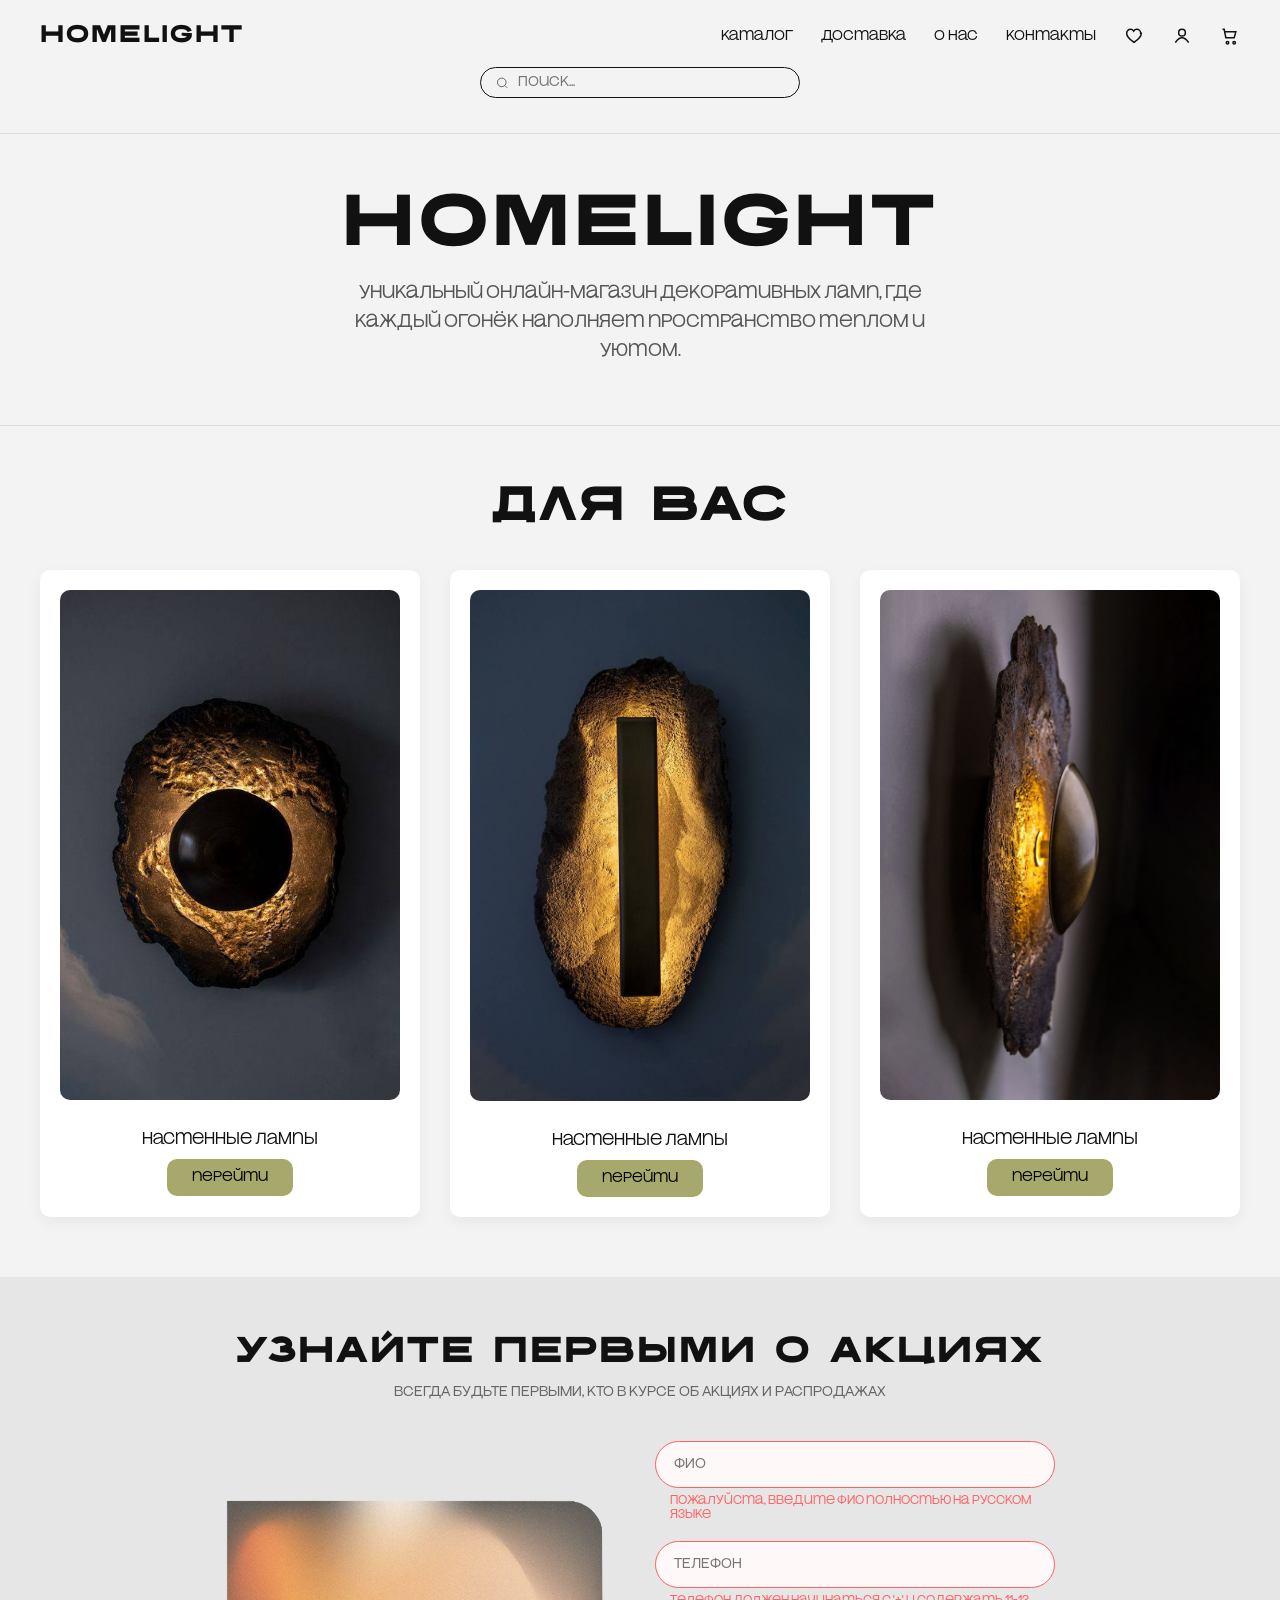
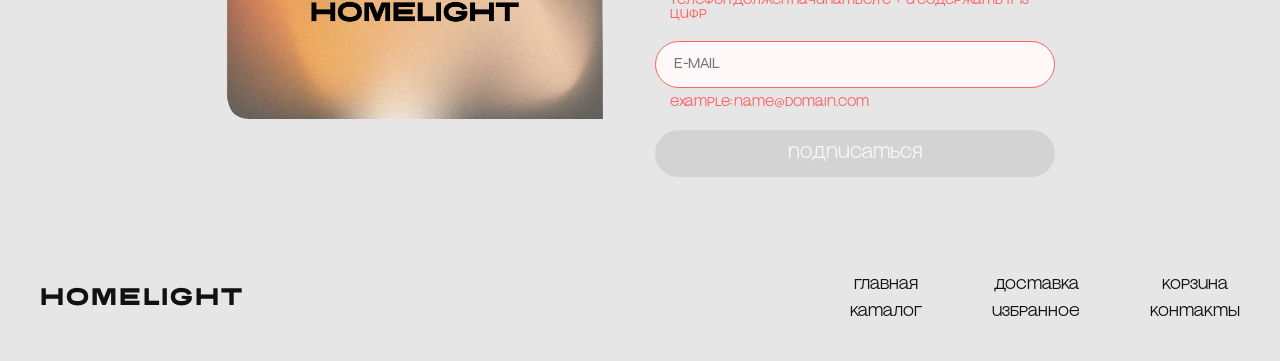
<file: index.html>
<!DOCTYPE html>
<html lang="ru">
<head>
    <meta name="viewport" content="width=device-width, initial-scale=1.0, maximum-scale=1.0, user-scalable=yes">
    <meta charset="UTF-8">
    <meta name="viewport" content="width=device-width, initial-scale=1.0">
    <title>HOMELIGHT</title>
    <link href="https://fonts.googleapis.com/css2?family=Manrope:wght@400;500;700;800&display=swap" rel="stylesheet">
    <link rel="stylesheet" href="style.css">
    <link rel="stylesheet" href="cart-notification.css">
</head>
<body>
<link rel="stylesheet" href="common.css">
<header class="header">
    <div class="container header-row">
        <a href="index.html" class="logo">HOMELIGHT</a>

        <nav class="nav">
            <a href="catalog.html">каталог</a>
            <a href="delivery.html">доставка</a>
            <a href="about.html">о нас</a>
             <a href="contact.html">контакты</a>

            <a href="favorites.html" class="icon icon-favorite">
                <svg class="heart-icon" viewBox="0 0 24 24" fill="none" stroke="currentColor">
                    <path d="M20.8 8.6c0 5-8.8 11-8.8 11S3.2 13.6 3.2 8.6c0-2.6 2-4.6 4.6-4.6 1.6 0 3 .8 3.8 2.1C12.4 4.8 13.8 4 15.4 4c2.6 0 4.6 2 4.6 4.6z"/>
                </svg>
            </a>

            <a href="profile.html" class="icon">
                <svg viewBox="0 0 24 24" fill="none" stroke="currentColor">
                    <circle cx="12" cy="8" r="4"/>
                    <path d="M4 20c2.5-4 5.5-6 8-6s5.5 2 8 6"/>
                </svg>
            </a>

            <a href="trashbin.html" class="icon cart-icon">
                <svg viewBox="0 0 24 24" fill="none" stroke="currentColor">
                    <path d="M3 4h2l2 10h10l2-7H6"/>
                    <circle cx="9" cy="20" r="1.5"/>
                    <circle cx="17" cy="20" r="1.5"/>
                </svg>
            </a>
        </nav>
    </div>

    <div class="search-wrapper">
        <div class="search-box">
            <svg viewBox="0 0 24 24" fill="none" stroke="currentColor">
                <circle cx="11" cy="11" r="7"/>
                <line x1="20" y1="20" x2="16.5" y2="16.5"/>
            </svg>
            <input type="text" id="searchInput" placeholder="Поиск...">
        </div>
    </div>
</header>

<hr class="divider">

<section class="hero container">
    <h1>HOMELIGHT</h1>
    <p class="hero-text">
        уникальный онлайн-магазин декоративных ламп, где каждый огонёк наполняет пространство теплом и уютом.
    </p>
</section>

<hr class="divider">

<section class="catalog container">
    <h2>ДЛЯ ВАС</h2>

    <div class="catalog-grid">
        <div class="card" onclick="window.location.href='card.html?id=6'">
            <div class="card-img">
                <img src="image/1.6.jpeg" alt="Лампа 1">
            </div>
            <p>настенные лампы</p>
            <button onclick="event.stopPropagation(); window.location.href='card.html?id=6'">перейти</button>
        </div>

        <div class="card" onclick="window.location.href='card.html?id=3'">
            <img src="image/1.3.jpeg" alt="Лампа 2">
            <p>настенные лампы</p>
            <button onclick="event.stopPropagation(); window.location.href='card.html?id=3'">перейти</button>
        </div>

        <div class="card" onclick="window.location.href='card.html?id=9'">
            <img src="image/1.9.jpg" alt="Лампа 3">
            <p>настенные лампы</p>
            <button onclick="event.stopPropagation(); window.location.href='card.html?id=9'">перейти</button>
        </div>
    </div>
</section>

<section class="subscribe">
    <div class="container">
        <h2 class="subscribe-title">УЗНАЙТЕ ПЕРВЫМИ О АКЦИЯХ</h2>
        <p class="sub-text">ВСЕГДА БУДЬТЕ ПЕРВЫМИ, КТО В КУРСЕ ОБ АКЦИЯХ И РАСПРОДАЖАХ</p>

        <div class="subscribe-wrapper">
            <div class="subscribe-image">
                <img src="image/homelight.png" alt="Подписка">
            </div>

            <form class="subscribe-form" id="subscribeForm" novalidate>
                <div class="form-group">
                    <input 
                        type="text" 
                        id="fullname"
                        placeholder="ФИО" 
                        autocomplete="off"
                    >
                    <div class="error-message" id="fullnameError">Пожалуйста, введите ФИО полностью на русском языке</div>
                </div>

                <div class="form-group">
                    <input 
                        type="tel" 
                        id="phone"
                        placeholder="ТЕЛЕФОН" 
                        autocomplete="off"
                    >
                    <div class="error-message" id="phoneError">Телефон должен начинаться с '+' и содержать 11-13 цифр</div>
                </div>

                <div class="form-group">
                    <input 
                        type="email" 
                        id="email"
                        placeholder="E-MAIL" 
                        autocomplete="off"
                    >
                    <div class="error-message" id="emailError">example: name@domain.com</div>
                </div>

                <button type="submit" class="subscribe-btn" id="submitBtn">подписаться</button>
            </form>
        </div>
    </div>
</section>

<script>
    document.addEventListener('DOMContentLoaded', function() {
        // ---------- БЛОК ПОДПИСКИ ----------
        const subscribeForm = document.getElementById('subscribeForm');
        if (subscribeForm) {
            const fullnameInput = document.getElementById('fullname');
            const phoneInput = document.getElementById('phone');
            const emailInput = document.getElementById('email');
            const submitBtn = document.getElementById('submitBtn');
            
            const fullnameError = document.getElementById('fullnameError');
            const phoneError = document.getElementById('phoneError');
            const emailError = document.getElementById('emailError');
            
            // Регулярные выражения
            const patterns = {
                fullname: /^[А-Яа-яЁё\s]{2,}$/,
                phone: /^\+\d{10,13}$/,
                email: /^[^\s@]+@[^\s@]+\.[^\s@]+$/
            };
            
            // При фокусе на телефоне - добавляем +, если поле пустое
            phoneInput.addEventListener('focus', function() {
                if (this.value.trim() === '') {
                    this.value = '+';
                }
            });
            
            // При вводе телефона - защищаем первый символ +
            phoneInput.addEventListener('input', function() {
                let val = this.value;
                
                // Если поле пустое - ставим +
                if (val === '') {
                    this.value = '+';
                    return;
                }
                
                // Если первый символ не + - добавляем его в начало
                if (val[0] !== '+') {
                    this.value = '+' + val.replace(/[^0-9]/g, '');
                    return;
                }
                
                // Удаляем все символы, кроме + и цифр, но сохраняем + в начале
                let numbers = val.substring(1).replace(/[^0-9]/g, '');
                this.value = '+' + numbers;
            });
            
            // Функция валидации одного поля
            function validateField(input, pattern, errorElement) {
                const value = input.value.trim();
                
                if (value === '') {
                    input.classList.add('invalid');
                    errorElement.classList.add('visible');
                    return false;
                }
                
                if (!pattern.test(value)) {
                    input.classList.add('invalid');
                    errorElement.classList.add('visible');
                    return false;
                }
                
                input.classList.remove('invalid');
                errorElement.classList.remove('visible');
                return true;
            }
            
            // Общая проверка формы
            function isFormValid() {
                const isFullnameValid = validateField(fullnameInput, patterns.fullname, fullnameError);
                const isPhoneValid = validateField(phoneInput, patterns.phone, phoneError);
                const isEmailValid = validateField(emailInput, patterns.email, emailError);
                
                return isFullnameValid && isPhoneValid && isEmailValid;
            }
            
            // Обновление состояния кнопки
            function updateSubscribeButton() {
                submitBtn.disabled = !isFormValid();
            }
            
            // Обработчики событий
            fullnameInput.addEventListener('input', () => {
                validateField(fullnameInput, patterns.fullname, fullnameError);
                updateSubscribeButton();
            });
            
            phoneInput.addEventListener('input', () => {
                validateField(phoneInput, patterns.phone, phoneError);
                updateSubscribeButton();
            });
            
            emailInput.addEventListener('input', () => {
                validateField(emailInput, patterns.email, emailError);
                updateSubscribeButton();
            });
            
            fullnameInput.addEventListener('blur', () => {
                validateField(fullnameInput, patterns.fullname, fullnameError);
                updateSubscribeButton();
            });
            
            phoneInput.addEventListener('blur', () => {
                validateField(phoneInput, patterns.phone, phoneError);
                updateSubscribeButton();
            });
            
            emailInput.addEventListener('blur', () => {
                validateField(emailInput, patterns.email, emailError);
                updateSubscribeButton();
            });
            
            // Отправка формы
            subscribeForm.addEventListener('submit', function(e) {
                e.preventDefault();
                
                if (isFormValid()) {
                    // Меняем цвет кнопки при нажатии
                    submitBtn.style.backgroundColor = '#8b8d5a';
                    
                    // Простое сообщение без имени
                    alert('Спасибо за подписку!');
                    
                    // Сбрасываем форму
                    subscribeForm.reset();
                    
                    // Убираем классы ошибок
                    fullnameInput.classList.remove('invalid');
                    phoneInput.classList.remove('invalid');
                    emailInput.classList.remove('invalid');
                    fullnameError.classList.remove('visible');
                    phoneError.classList.remove('visible');
                    emailError.classList.remove('visible');
                    
                    // Блокируем кнопку
                    submitBtn.disabled = true;
                    
                    // Возвращаем цвет кнопки
                    setTimeout(() => {
                        submitBtn.style.backgroundColor = '';
                    }, 200);
                } else {
                    alert('Пожалуйста, заполните все поля корректно');
                }
            });
            
            // Инициализация
            updateSubscribeButton();
        }
    });
</script>

<style>
    /* Стили для подсветки ошибок */
    .form-group input.invalid {
        border-color: #ff6161 !important;
        background-color: #fff8f8;
    }
    
    .error-message {
        font-size: 12px;
        color: #ff6161;
        margin-top: 5px;
        margin-left: 15px;
        display: none;
    }
    
    .error-message.visible {
        display: block;
    }
    
    .subscribe-btn:disabled {
        background: #ccc;
        cursor: not-allowed;
        opacity: 0.7;
    }
    
    .subscribe-btn {
        transition: background 0.2s ease;
    }
</style>
<footer class="footer">
    <div class="container footer-content">
        <a href="index.html" class="logo">HOMELIGHT</a>

        <div class="footer-links">
            <div class="col">
                <a href="index.html">главная</a>
                <a href="catalog.html">каталог</a>
            </div>
            <div class="col">
                <a href="delivery.html">доставка</a>
                <a href="favorites.html">избранное</a>
            </div>
            <div class="col">
                <a href="trashbin.html">корзина</a>
                <a href="contact.html">контакты</a>
            </div>
        </div>
    </div>
</footer>

<script src="product-data.js"></script>
<script src="cart.js"></script>
<script>
const searchInput = document.getElementById('searchInput');
if (searchInput) {
    searchInput.addEventListener('keypress', function(e) {
        if (e.key === 'Enter') {
            const query = this.value.trim().toLowerCase();
            if (query === 'каталог') {
                window.location.href = 'catalog.html';
            } else if (query === 'о нас') {
                window.location.href = 'about.html';
            } else if (query === 'главная') {
                window.location.href = 'index.html';
            } else if (query === 'корзина') {
                window.location.href = 'trashbin.html';
            } else {
                alert('Найдено: ' + query);
            }
        }
    });
}

document.querySelectorAll('.icon-favorite').forEach(icon => {
    const svg = icon.querySelector('.heart-icon');
    if (svg) {
        icon.addEventListener('mouseenter', function() {
            svg.style.stroke = '#FF6161';
            svg.style.fill = '#FF6161';
        });
        icon.addEventListener('mouseleave', function() {
            svg.style.stroke = 'currentColor';
            svg.style.fill = 'none';
        });
    }
});

document.addEventListener('DOMContentLoaded', function() {
    const form = document.getElementById('subscribeForm');
    if (!form) return;
    
    const fullnameInput = document.getElementById('fullname');
    const phoneInput = document.getElementById('phone');
    const emailInput = document.getElementById('email');
    const submitBtn = document.getElementById('submitBtn');
    
    let fullnameTouched = false;
    let phoneTouched = false;
    let emailTouched = false;
    let formSubmitted = false;
    
    const patterns = {
        fullname: /^[А-Яа-яЁё\s]+$/,
        phone: /^\+\d{1,3}\d{10}$/,
        email: /^[a-zA-Z0-9._%+-]+@[a-zA-Z0-9.-]+\.[a-zA-Z]{2,}$/
    };
    
    function validateField(input, pattern, errorElementId, touched) {
        const errorElement = document.getElementById(errorElementId);
        const value = input.value.trim();
        
        if (touched || formSubmitted) {
            if (value === '') {
                input.setCustomValidity('Поле обязательно для заполнения');
                errorElement.classList.add('visible');
                return false;
            } else if (!pattern.test(value)) {
                input.setCustomValidity('Неверный формат');
                errorElement.classList.add('visible');
                return false;
            } else {
                input.setCustomValidity('');
                errorElement.classList.remove('visible');
                return true;
            }
        } else {
            input.setCustomValidity('');
            errorElement.classList.remove('visible');
            return value !== '' && pattern.test(value);
        }
    }
    
    function validateForm() {
        const isFullnameValid = validateField(fullnameInput, patterns.fullname, 'fullnameError', fullnameTouched);
        const isPhoneValid = validateField(phoneInput, patterns.phone, 'phoneError', phoneTouched);
        const isEmailValid = validateField(emailInput, patterns.email, 'emailError', emailTouched);
        return isFullnameValid && isPhoneValid && isEmailValid;
    }
    
    function updateButtonState() {
        submitBtn.disabled = !validateForm();
    }
    
    fullnameInput.addEventListener('input', function() { fullnameTouched = true; validateField(this, patterns.fullname, 'fullnameError', true); updateButtonState(); });
    fullnameInput.addEventListener('blur', function() { fullnameTouched = true; validateField(this, patterns.fullname, 'fullnameError', true); updateButtonState(); });
    
    phoneInput.addEventListener('input', function() {
        phoneTouched = true;
        if (this.value && !this.value.startsWith('+')) {
            this.value = '+' + this.value.replace(/[^0-9]/g, '');
        }
        validateField(this, patterns.phone, 'phoneError', true);
        updateButtonState();
    });
    phoneInput.addEventListener('blur', function() { phoneTouched = true; validateField(this, patterns.phone, 'phoneError', true); updateButtonState(); });
    
    emailInput.addEventListener('input', function() {
        emailTouched = true;
        this.value = this.value.toLowerCase();
        validateField(this, patterns.email, 'emailError', true);
        updateButtonState();
    });
    emailInput.addEventListener('blur', function() { emailTouched = true; validateField(this, patterns.email, 'emailError', true); updateButtonState(); });
    
    form.addEventListener('submit', function(e) {
        e.preventDefault();
        formSubmitted = true;
        fullnameTouched = true;
        phoneTouched = true;
        emailTouched = true;
        
        if (validateForm()) {
            alert('Спасибо за подписку!');
            form.reset();
            fullnameTouched = false;
            phoneTouched = false;
            emailTouched = false;
            formSubmitted = false;
            updateButtonState();
        }
    });
    
    updateButtonState();
});
</file>
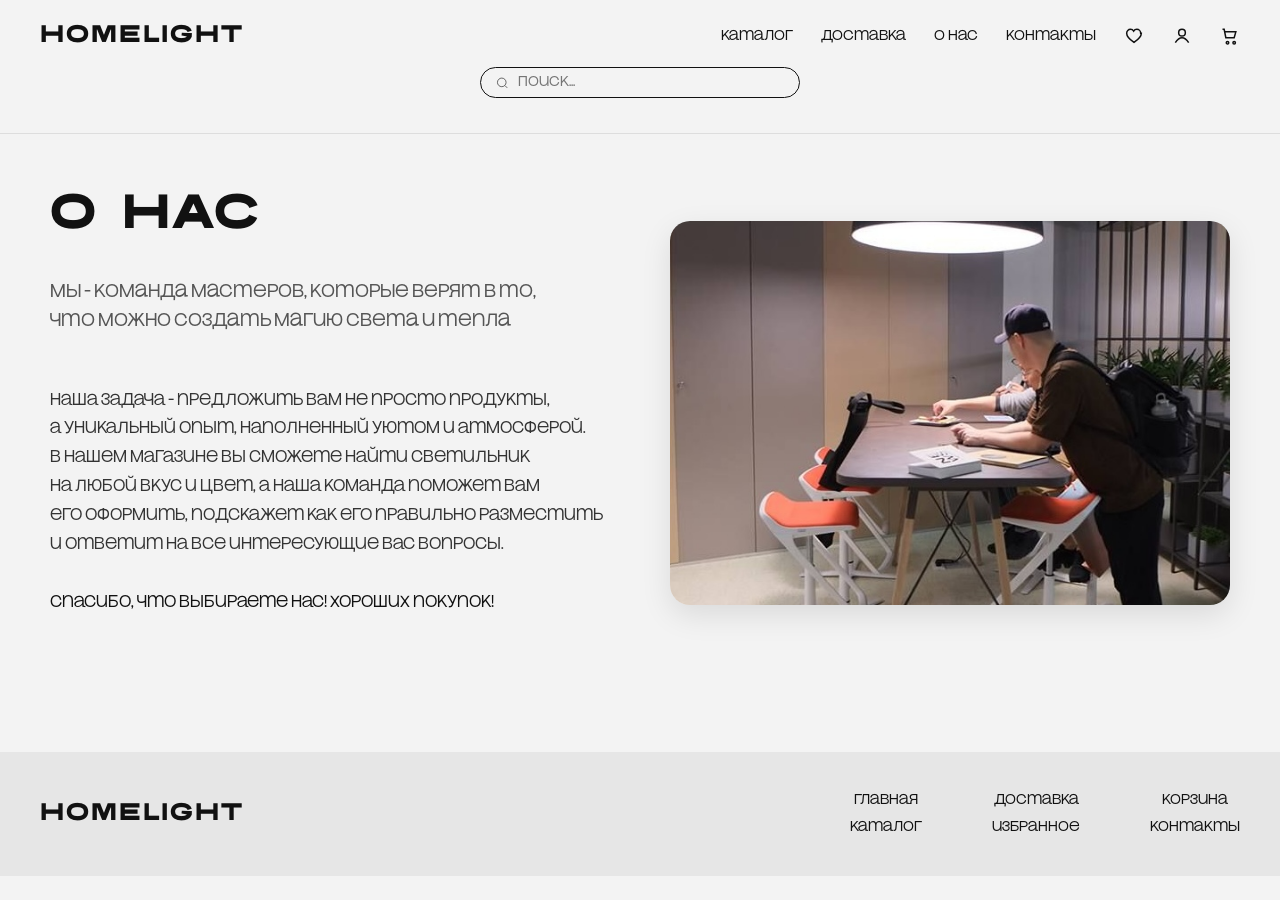
<file: about.html>
<!DOCTYPE html>
<html lang="ru">
<head>
    <meta name="viewport" content="width=device-width, initial-scale=1.0, maximum-scale=1.0, user-scalable=yes">
    <meta charset="UTF-8">
    <meta name="viewport" content="width=device-width, initial-scale=1.0">
    <title>HOMELIGHT - О нас</title>
    <link href="https://fonts.googleapis.com/css2?family=Manrope:wght@400;500;700;800&display=swap" rel="stylesheet">
    <link rel="stylesheet" href="about.css">
</head>
<body>

<header class="header">
    <div class="container header-row">
        <a href="index.html" class="logo">HOMELIGHT</a>

        <nav class="nav">
            <a href="catalog.html">каталог</a>
            <a href="delivery.html">доставка</a>
            <a href="about.html">о нас</a>
             <a href="contact.html">контакты</a>

            <a href="favorites.html" class="icon icon-favorite">
                <svg class="heart-icon" viewBox="0 0 24 24" fill="none" stroke="currentColor">
                    <path d="M20.8 8.6c0 5-8.8 11-8.8 11S3.2 13.6 3.2 8.6c0-2.6 2-4.6 4.6-4.6 1.6 0 3 .8 3.8 2.1C12.4 4.8 13.8 4 15.4 4c2.6 0 4.6 2 4.6 4.6z"/>
                </svg>
            </a>

            <a href="profile.html" class="icon">
                <svg viewBox="0 0 24 24" fill="none" stroke="currentColor">
                    <circle cx="12" cy="8" r="4"/>
                    <path d="M4 20c2.5-4 5.5-6 8-6s5.5 2 8 6"/>
                </svg>
            </a>

            <a href="trashbin.html" class="icon cart-icon">
                <svg viewBox="0 0 24 24" fill="none" stroke="currentColor">
                    <path d="M3 4h2l2 10h10l2-7H6"/>
                    <circle cx="9" cy="20" r="1.5"/>
                    <circle cx="17" cy="20" r="1.5"/>
                </svg>
            </a>
        </nav>
    </div>

    <div class="search-wrapper">
        <div class="search-box">
            <svg viewBox="0 0 24 24" fill="none" stroke="currentColor">
                <circle cx="11" cy="11" r="7"/>
                <line x1="20" y1="20" x2="16.5" y2="16.5"/>
            </svg>
            <input type="text" id="searchInput" placeholder="Поиск...">
        </div>
    </div>
</header>

<hr class="divider">

<main>
    <div class="about-section">
        <div class="about-left">
            <h1 class="about-title">О НАС</h1>
            <p class="about-text-light">
                Мы - команда мастеров, которые верят в то,<br>
                что можно создать магию света и тепла
            </p>
            <div class="about-spacer" style="height: 20px;"></div>
            <div class="about-text-regular">
                <p>
                    Наша задача - предложить вам не просто продукты,<br>
                    а уникальный опыт, наполненный уютом и атмосферой.<br>
                    В нашем магазине вы сможете найти светильник<br>
                    на любой вкус и цвет, а наша команда поможет вам<br>
                    его оформить, подскажет как его правильно разместить<br>
                    и ответит на все интересующие вас вопросы.
                </p>
                <p class="about-thanks">
                    Спасибо, что выбираете нас! Хороших покупок!
                </p>
            </div>
        </div>
        <div class="about-right">
            <div class="about-image">
                <img src="image/about.jpg" alt="Интерьер с светильниками HOMELIGHT">
            </div>
        </div>
    </div>
</main>

<footer class="footer">
    <div class="container footer-content">
        <a href="index.html" class="logo">HOMELIGHT</a>

        <div class="footer-links">
            <div class="col">
                <a href="index.html">главная</a>
                <a href="catalog.html">каталог</a>
            </div>
            <div class="col">
                <a href="delivery.html">доставка</a>
                <a href="favorites.html">избранное</a>
            </div>
            <div class="col">
                <a href="trashbin.html">корзина</a>
                <a href="contact.html">контакты</a>
            </div>
        </div>
    </div>
</footer>

<script>
// Поиск по страницам
const searchInput = document.getElementById('searchInput');
if (searchInput) {
    searchInput.addEventListener('keypress', function(e) {
        if (e.key === 'Enter') {
            const query = this.value.trim().toLowerCase();
            if (query === 'каталог') window.location.href = 'catalog.html';
            else if (query === 'о нас') window.location.href = 'about.html';
            else if (query === 'главная') window.location.href = 'index.html';
            else alert('По запросу "' + query + '" ничего не найдено');
        }
    });
}

// Эффект для сердечка - меняет цвет при наведении
document.querySelectorAll('.icon-favorite').forEach(icon => {
    const svg = icon.querySelector('.heart-icon');
    if (svg) {
        icon.addEventListener('mouseenter', function() {
            svg.style.stroke = '#FF6161';
            svg.style.fill = '#FF6161';
        });
        icon.addEventListener('mouseleave', function() {
            svg.style.stroke = 'currentColor';
            svg.style.fill = 'none';
        });
    }
});
</script>
<script src="favorites.js"></script>
</body>
</html>
</file>
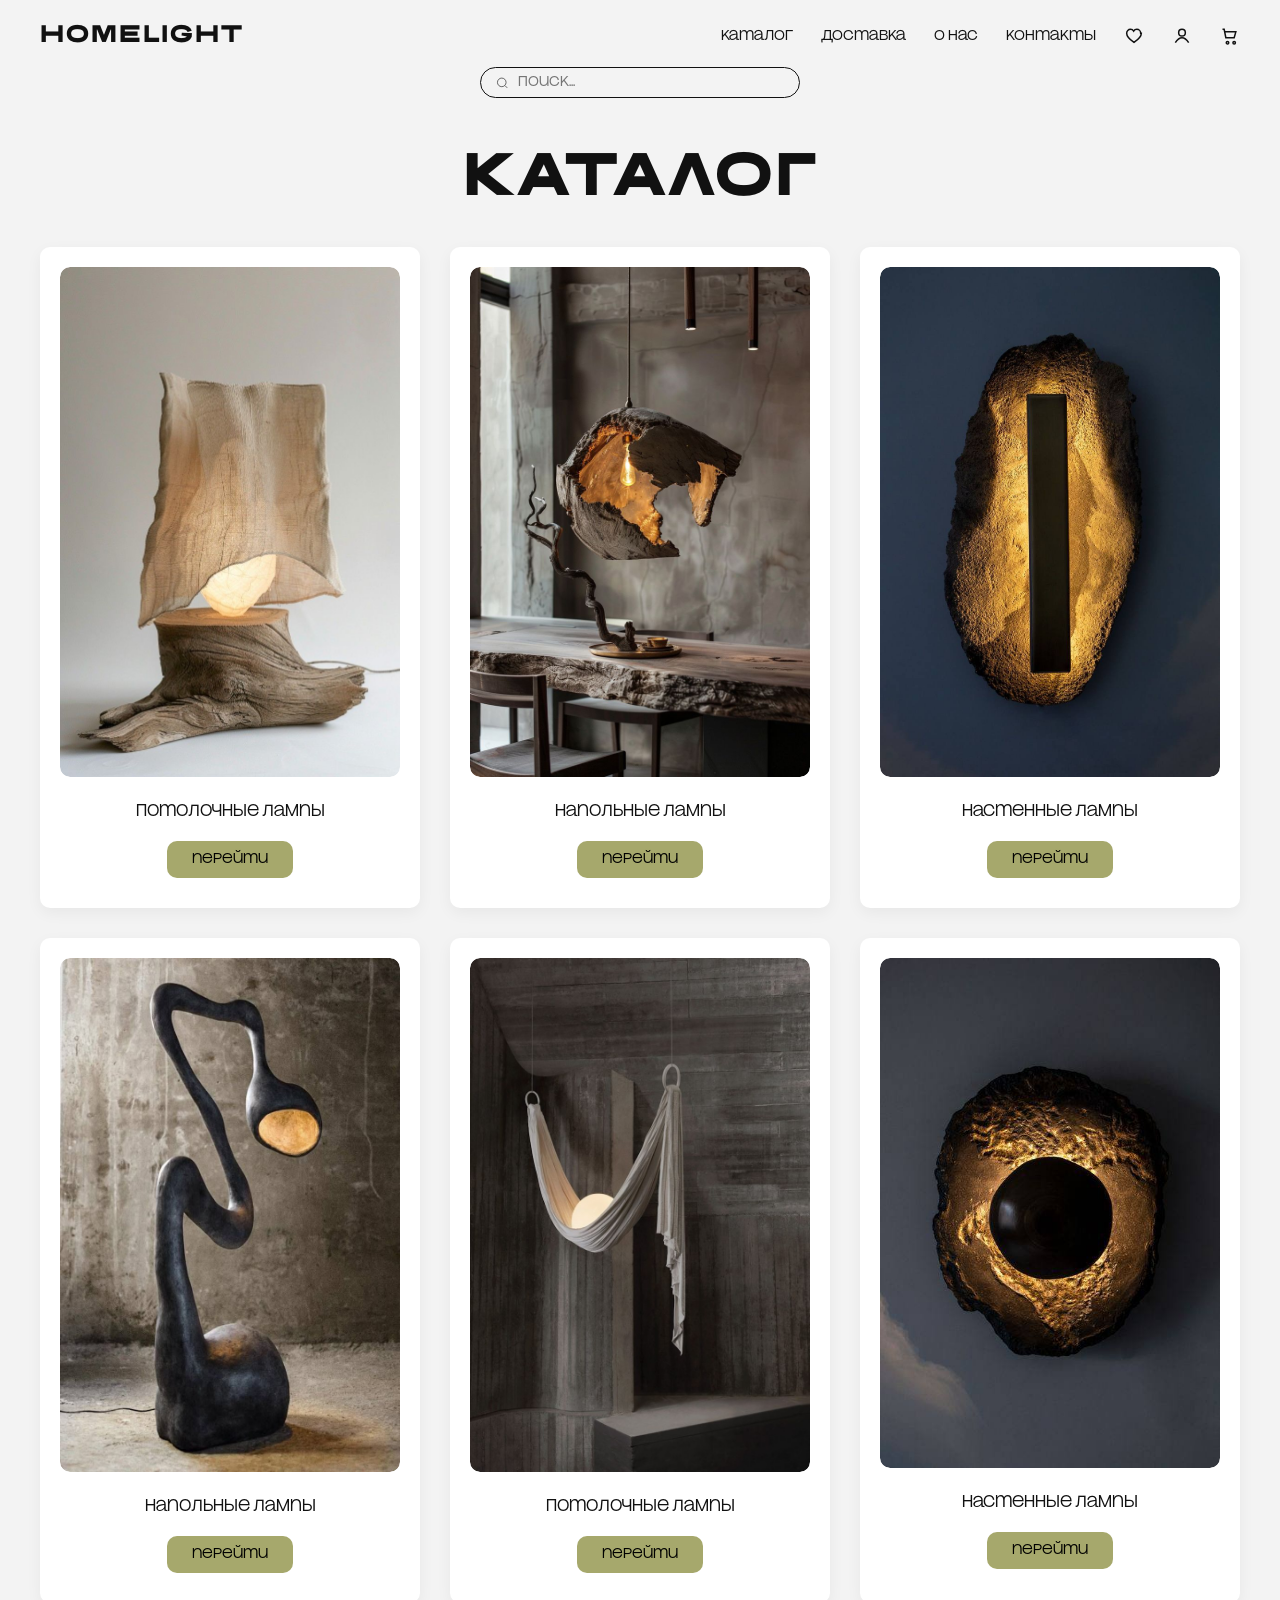
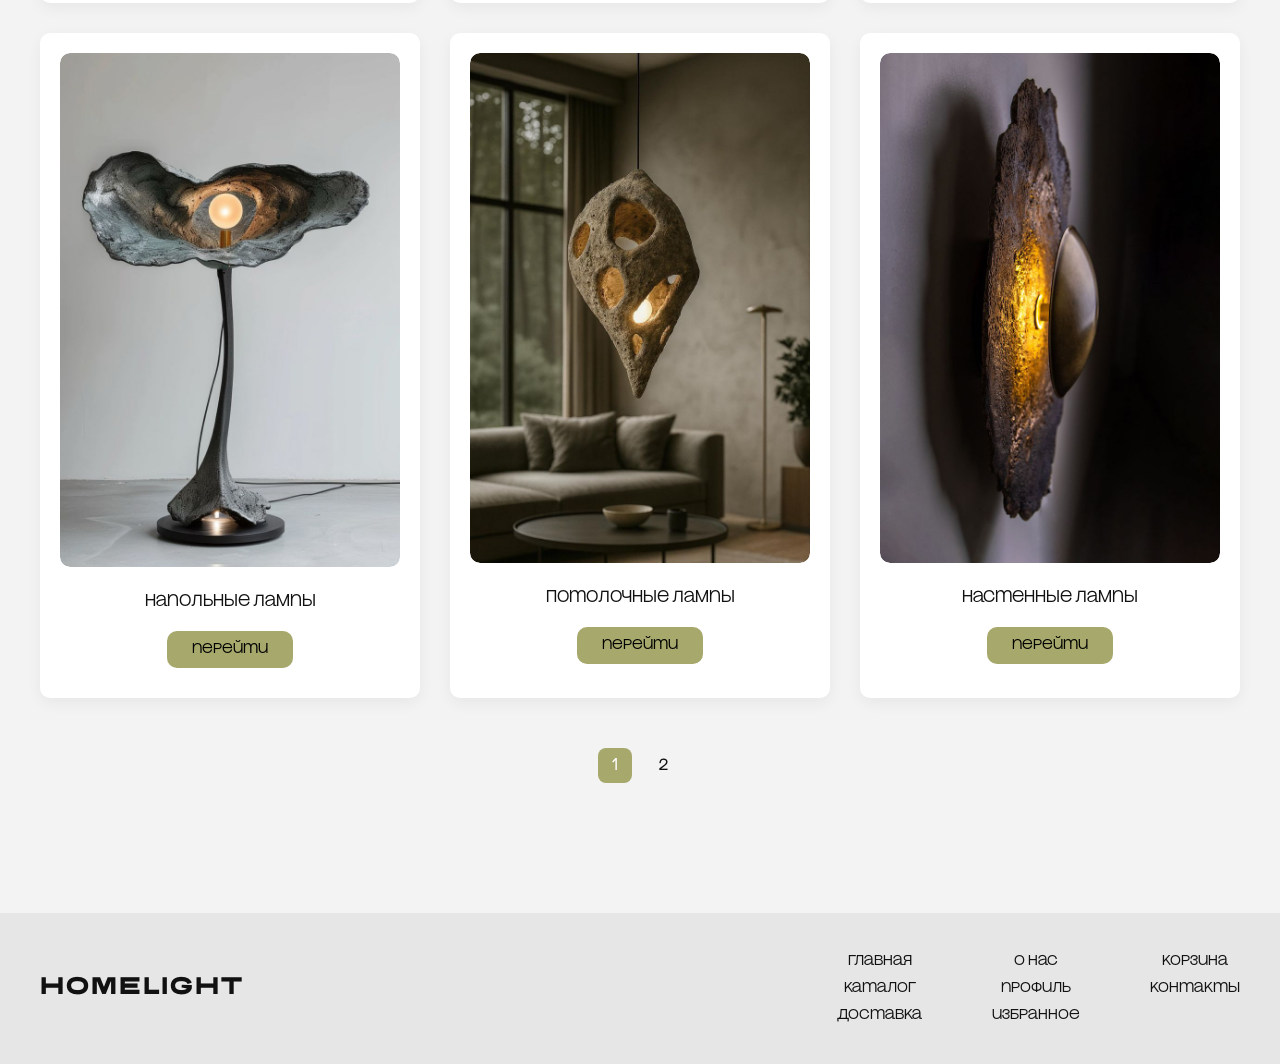
<file: catalog.html>
<!DOCTYPE html>
<html lang="ru">
<head>
    <meta name="viewport" content="width=device-width, initial-scale=1.0, maximum-scale=1.0, user-scalable=yes">
    <meta charset="UTF-8">
    <title>Каталог — HOMELIGHT</title>
    <link href="https://fonts.googleapis.com/css2?family=Manrope:wght@400;500;700;800&display=swap" rel="stylesheet">
    <link rel="stylesheet" href="catalog.css">
    <link rel="stylesheet" href="cart-notification.css">
</head>
<body>
    <link rel="stylesheet" href="common.css">
<header class="header">
    <div class="container header-row">
        <a href="index.html" class="logo">HOMELIGHT</a>

        <nav class="nav">
            <a href="catalog.html">каталог</a>
            <a href="delivery.html">доставка</a>
            <a href="about.html">о нас</a>
             <a href="contact.html">контакты</a>

            <a href="favorites.html" class="icon icon-favorite">
                <svg class="heart-icon" viewBox="0 0 24 24" fill="none" stroke="currentColor">
                    <path d="M20.8 8.6c0 5-8.8 11-8.8 11S3.2 13.6 3.2 8.6c0-2.6 2-4.6 4.6-4.6 1.6 0 3 .8 3.8 2.1C12.4 4.8 13.8 4 15.4 4c2.6 0 4.6 2 4.6 4.6z"/>
                </svg>
            </a>

            <a href="profile.html" class="icon">
                <svg viewBox="0 0 24 24" fill="none" stroke="currentColor">
                    <circle cx="12" cy="8" r="4"/>
                    <path d="M4 20c2.5-4 5.5-6 8-6s5.5 2 8 6"/>
                </svg>
            </a>

            <a href="trashbin.html" class="icon cart-icon">
                <svg viewBox="0 0 24 24" fill="none" stroke="currentColor">
                    <path d="M3 4h2l2 10h10l2-7H6"/>
                    <circle cx="9" cy="20" r="1.5"/>
                    <circle cx="17" cy="20" r="1.5"/>
                </svg>
            </a>
        </nav>
    </div>

    <div class="search-wrapper">
        <div class="search-box">
            <svg viewBox="0 0 24 24" fill="none" stroke="currentColor">
                <circle cx="11" cy="11" r="7"/>
                <line x1="20" y1="20" x2="16.5" y2="16.5"/>
            </svg>
            <input type="text" id="searchInput" placeholder="Поиск...">
        </div>
    </div>
</header>

   

   

<section class="catalog container">
    <h1>КАТАЛОГ</h1>

    <div id="catalogGrid" class="catalog-grid">
        <!-- товары будут загружены через JS -->
    </div>

    <div class="pagination">
        <span data-page="1" class="active">1</span>
        <span data-page="2">2</span>
    </div>
</section>

<footer class="footer">
    <div class="container footer-content">
        <a href="index.html" class="logo" style="text-decoration: none; color: inherit;">HOMELIGHT</a>

        <div class="footer-links">
            <div class="col">
                <a href="index.html">главная</a>
                <a href="catalog.html" >каталог</a>
                <a href="delivery.html">доставка</a>
            </div>
            <div class="col">
                <a href="about.html">о нас</a>
                <a href="profile.html">профиль</a>
                <a href="#">избранное</a>
            </div>
            <div class="col">
                <a href="trashbin.html">корзина</a>
                <a href="#">контакты</a>
            </div>
        </div>
    </div>
</footer>

<script src="product-data.js"></script>
<script src="cart.js"></script>
<script>
    const allProducts = {
        1: products,
        2: productsPage2
    };

    let currentPage = 1;
    let currentSearchTerm = "";

    function renderCatalog() {
        let productsList = [...allProducts[currentPage]];
        
        if (currentSearchTerm.trim() !== "") {
            const searchLower = currentSearchTerm.trim().toLowerCase();
            productsList = productsList.filter(product => 
                product.name.toLowerCase().includes(searchLower) || 
                product.category.toLowerCase().includes(searchLower)
            );
        }

        const grid = document.getElementById("catalogGrid");
        
        if (productsList.length === 0) {
            grid.innerHTML = `<div class="no-results">😕 Ничего не найдено. Попробуйте другой запрос.</div>`;
            return;
        }

        grid.innerHTML = productsList.map(product => `
            <div class="card" onclick="window.location.href='card.html?id=${product.id}'">
                <div class="card-img">
                    <img src="${product.img}" alt="${product.name}">
                </div>
                <p>${product.name}</p>
                <button onclick="event.stopPropagation(); window.location.href='card.html?id=${product.id}'">перейти</button>
            </div>
        `).join("");
    }

    function updateActivePage(page) {
        const paginationSpans = document.querySelectorAll(".pagination span");
        paginationSpans.forEach(span => {
            const spanPage = parseInt(span.getAttribute("data-page"));
            if (spanPage === page) {
                span.classList.add("active");
            } else {
                span.classList.remove("active");
            }
        });
        
        const url = new URL(window.location.href);
        url.searchParams.set("page", page);
        window.history.pushState({}, "", url);
    }

    function changePage(page) {
        if (page === currentPage) return;
        currentPage = page;
        updateActivePage(currentPage);
        renderCatalog();
    }

    document.querySelectorAll(".pagination span").forEach(span => {
        span.addEventListener("click", (e) => {
            const page = parseInt(span.getAttribute("data-page"));
            changePage(page);
        });
    });

    const searchInput = document.getElementById("searchInput");
    let searchTimeout;
    
    searchInput.addEventListener("input", (e) => {
        clearTimeout(searchTimeout);
        searchTimeout = setTimeout(() => {
            currentSearchTerm = e.target.value;
            renderCatalog();
        }, 300);
    });
    
    searchInput.addEventListener("keypress", function(e) {
        if (e.key === 'Enter') {
            const query = this.value.trim().toLowerCase();
            if (query === 'доставка') window.location.href = 'delivery.html';
            else if (query === 'о нас') window.location.href = 'about.html';
            else if (query === 'главная') window.location.href = 'index.html';
            else if (query === 'корзина') window.location.href = 'trashbin.html';
            else if (query === 'профиль') window.location.href = 'profile.html';
        }
    });

    const urlParams = new URLSearchParams(window.location.search);
    const pageParam = parseInt(urlParams.get("page"));
    if (pageParam === 2) {
        currentPage = 2;
        updateActivePage(2);
    }
    
    renderCatalog();
</script>
<script src="favorites.js"></script>
</body>
</html>
</file>
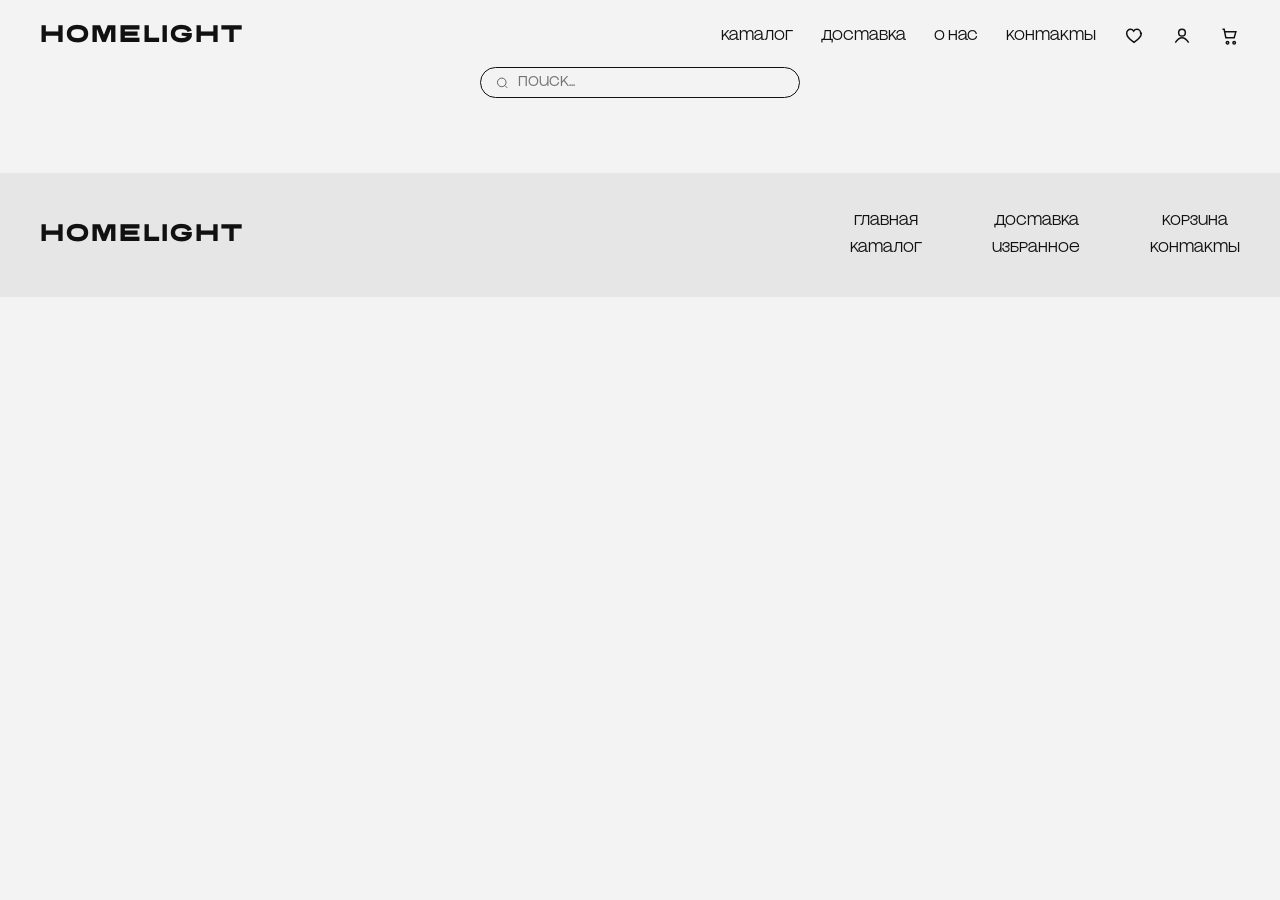
<file: catalog2.html>
<!DOCTYPE html>
<html lang="ru">
<head>
    <meta name="viewport" content="width=device-width, initial-scale=1.0, maximum-scale=1.0, user-scalable=yes">
    <meta charset="UTF-8">
    <meta name="viewport" content="width=device-width, initial-scale=1.0">
    <title>Каталог — HOMELIGHT</title>
    <link href="https://fonts.googleapis.com/css2?family=Manrope:wght@400;500;700;800&display=swap" rel="stylesheet">
    <link rel="stylesheet" href="catalog2.css">
    <link rel="stylesheet" href="cart-notification.css">
</head>
<body>
<link rel="stylesheet" href="common.css">
<header class="header">
    <div class="container header-row">
        <a href="index.html" class="logo">HOMELIGHT</a>

        <nav class="nav">
            <a href="catalog.html">каталог</a>
            <a href="delivery.html">доставка</a>
            <a href="about.html">о нас</a>
             <a href="contact.html">контакты</a>

            <a href="favorites.html" class="icon icon-favorite">
                <svg class="heart-icon" viewBox="0 0 24 24" fill="none" stroke="currentColor">
                    <path d="M20.8 8.6c0 5-8.8 11-8.8 11S3.2 13.6 3.2 8.6c0-2.6 2-4.6 4.6-4.6 1.6 0 3 .8 3.8 2.1C12.4 4.8 13.8 4 15.4 4c2.6 0 4.6 2 4.6 4.6z"/>
                </svg>
            </a>

            <a href="profile.html" class="icon">
                <svg viewBox="0 0 24 24" fill="none" stroke="currentColor">
                    <circle cx="12" cy="8" r="4"/>
                    <path d="M4 20c2.5-4 5.5-6 8-6s5.5 2 8 6"/>
                </svg>
            </a>

            <a href="trashbin.html" class="icon cart-icon">
                <svg viewBox="0 0 24 24" fill="none" stroke="currentColor">
                    <path d="M3 4h2l2 10h10l2-7H6"/>
                    <circle cx="9" cy="20" r="1.5"/>
                    <circle cx="17" cy="20" r="1.5"/>
                </svg>
            </a>
        </nav>
    </div>

    <div class="search-wrapper">
        <div class="search-box">
            <svg viewBox="0 0 24 24" fill="none" stroke="currentColor">
                <circle cx="11" cy="11" r="7"/>
                <line x1="20" y1="20" x2="16.5" y2="16.5"/>
            </svg>
            <input type="text" id="searchInput" placeholder="Поиск...">
        </div>
    </div>
</header>

<footer class="footer">
    <div class="container footer-content">
        <a href="index.html" class="logo" style="text-decoration: none; color: inherit;">HOMELIGHT</a>

        <div class="footer-links">
            <div class="col">
                <a href="index.html">главная</a>
                <a href="catalog.html">каталог</a>
            </div>
            <div class="col">
                <a href="#">доставка</a>
                <a href="#">избранное</a>
            </div>
            <div class="col">
                <a href="trashbin.html">корзина</a>
                <a href="#">контакты</a>
            </div>
        </div>
    </div>
</footer>

<script src="product-data.js"></script>
<script src="cart.js"></script>
<script>
    const allProducts = {
        1: products,
        2: productsPage2
    };

    let currentPage = 2;
    let currentSearchTerm = "";

    function renderCatalog() {
        let productsList = [...allProducts[currentPage]];
        
        if (currentSearchTerm.trim() !== "") {
            const searchLower = currentSearchTerm.trim().toLowerCase();
            productsList = productsList.filter(product => 
                product.name.toLowerCase().includes(searchLower) || 
                product.category.toLowerCase().includes(searchLower)
            );
        }

        const grid = document.getElementById("catalogGrid");
        
        if (productsList.length === 0) {
            grid.innerHTML = `<div class="no-results">😕 Ничего не найдено. Попробуйте другой запрос.</div>`;
            return;
        }

        grid.innerHTML = productsList.map(product => `
            <div class="card" onclick="window.location.href='card.html?id=${product.id}'">
                <div class="card-img">
                    <img src="${product.img}" alt="${product.name}">
                </div>
                <p>${product.name}</p>
                <button onclick="event.stopPropagation(); window.location.href='card.html?id=${product.id}'">перейти</button>
            </div>
        `).join("");
    }

    function updateActivePage(page) {
        const paginationSpans = document.querySelectorAll(".pagination span");
        paginationSpans.forEach(span => {
            const spanPage = parseInt(span.getAttribute("data-page"));
            if (spanPage === page) {
                span.classList.add("active");
            } else {
                span.classList.remove("active");
            }
        });
        
        const url = new URL(window.location.href);
        url.searchParams.set("page", page);
        window.history.pushState({}, "", url);
    }

    function changePage(page) {
        if (page === currentPage) return;
        
        if (page === 1) {
            window.location.href = "catalog.html?page=1";
        } else {
            window.location.href = "catalog2.html?page=2";
        }
    }

    document.querySelectorAll(".pagination span").forEach(span => {
        span.addEventListener("click", (e) => {
            const page = parseInt(span.getAttribute("data-page"));
            changePage(page);
        });
    });

    const searchInput = document.getElementById("searchInput");
    let searchTimeout;
    
    searchInput.addEventListener("input", (e) => {
        clearTimeout(searchTimeout);
        searchTimeout = setTimeout(() => {
            currentSearchTerm = e.target.value;
            renderCatalog();
        }, 300);
    });

    renderCatalog();

    document.querySelectorAll('.icon-favorite').forEach(icon => {
        const svg = icon.querySelector('svg');
        if (svg) {
            icon.addEventListener('mouseenter', function() {
                svg.style.stroke = '#FF6161';
                svg.style.fill = '#FF6161';
            });
            icon.addEventListener('mouseleave', function() {
                svg.style.stroke = 'currentColor';
                svg.style.fill = 'none';
            });
        }
    });
</script>
<script src="favorites.js"></script>
</body>
</html>
</file>
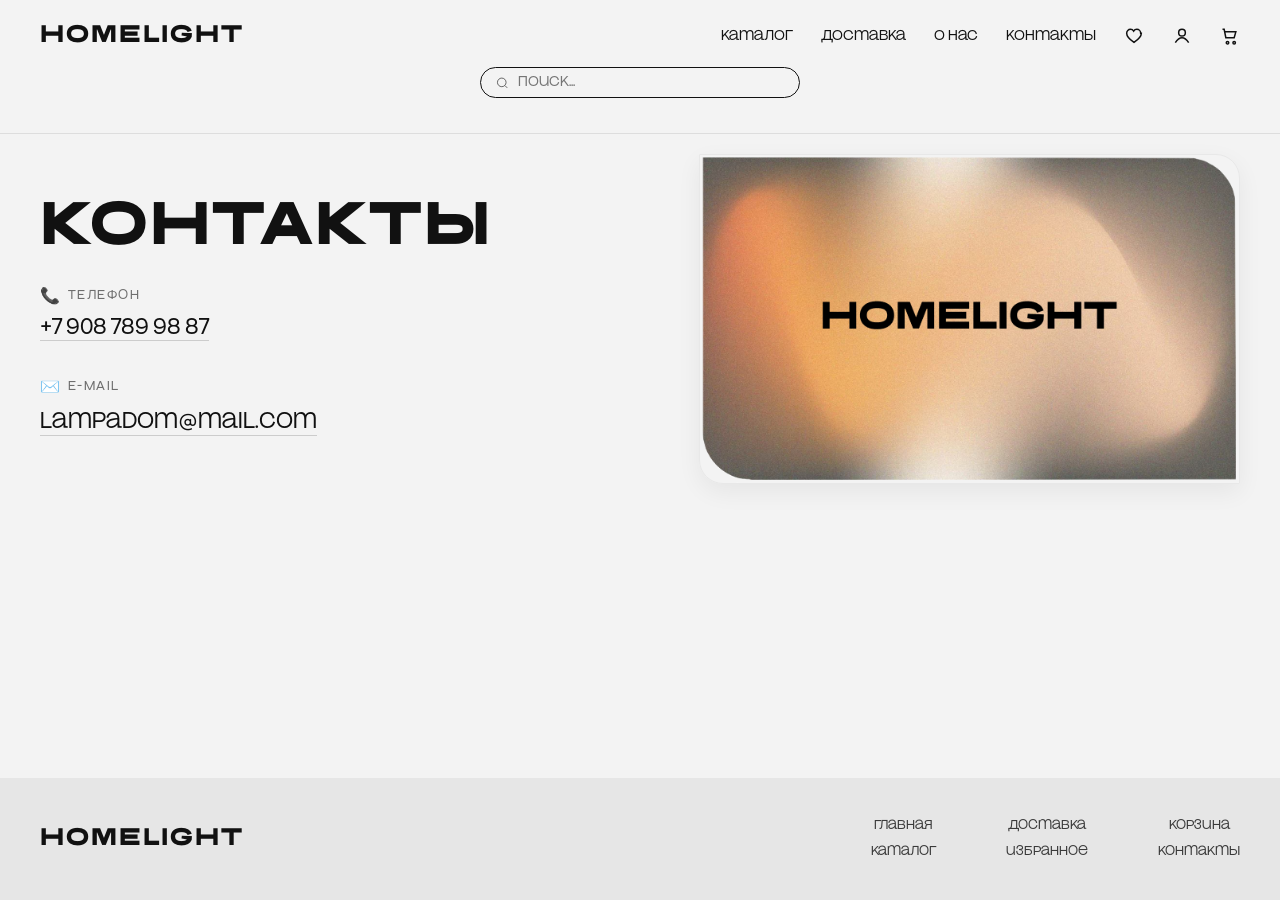
<file: contact.html>
<!DOCTYPE html>
<html lang="ru">
<head>
    <meta charset="UTF-8">
    <meta name="viewport" content="width=device-width, initial-scale=1.0, maximum-scale=1.0, user-scalable=yes">
    <title>Контакты — HOMELIGHT</title>
    <link href="https://fonts.googleapis.com/css2?family=Manrope:wght@400;500;700;800&display=swap" rel="stylesheet">
    <link rel="stylesheet" href="contact.css">
    <link rel="stylesheet" href="cart-notification.css">
</head>
<body>

<header class="header">
    <div class="container header-row">
        <a href="index.html" class="logo">HOMELIGHT</a>

        <nav class="nav">
            <a href="catalog.html">каталог</a>
            <a href="delivery.html">доставка</a>
            <a href="about.html">о нас</a>
             <a href="contact.html">контакты</a>

            <a href="favorites.html" class="icon icon-favorite">
                <svg class="heart-icon" viewBox="0 0 24 24" fill="none" stroke="currentColor">
                    <path d="M20.8 8.6c0 5-8.8 11-8.8 11S3.2 13.6 3.2 8.6c0-2.6 2-4.6 4.6-4.6 1.6 0 3 .8 3.8 2.1C12.4 4.8 13.8 4 15.4 4c2.6 0 4.6 2 4.6 4.6z"/>
                </svg>
            </a>

            <a href="profile.html" class="icon">
                <svg viewBox="0 0 24 24" fill="none" stroke="currentColor">
                    <circle cx="12" cy="8" r="4"/>
                    <path d="M4 20c2.5-4 5.5-6 8-6s5.5 2 8 6"/>
                </svg>
            </a>

            <a href="trashbin.html" class="icon cart-icon">
                <svg viewBox="0 0 24 24" fill="none" stroke="currentColor">
                    <path d="M3 4h2l2 10h10l2-7H6"/>
                    <circle cx="9" cy="20" r="1.5"/>
                    <circle cx="17" cy="20" r="1.5"/>
                </svg>
            </a>
        </nav>
    </div>
<link rel="stylesheet" href="common.css">
    <div class="search-wrapper">
        <div class="search-box">
            <svg viewBox="0 0 24 24" fill="none" stroke="currentColor">
                <circle cx="11" cy="11" r="7"/>
                <line x1="20" y1="20" x2="16.5" y2="16.5"/>
            </svg>
            <input type="text" id="searchInput" placeholder="Поиск...">
        </div>
    </div>
</header>

<hr class="divider">

<main class="contacts-page">
    <div class="container">
        <div class="contacts-grid">
            <!-- Левая часть: контакты -->
            <div class="contacts-info">
                <h1 class="page-title">КОНТАКТЫ</h1>
                <div class="contact-list">
                    <!-- Телефон -->
                    <div class="contact-item">
                        <div class="contact-label">
                            <span class="emoji-label">📞</span> телефон
                        </div>
                        <div class="contact-value">
                            <a href="tel:+79087899887">+7 908 789 98 87</a>
                        </div>
                    </div>
                    <!-- E-mail -->
                    <div class="contact-item">
                        <div class="contact-label">
                            <span class="emoji-label">✉️</span> e-mail
                        </div>
                        <div class="contact-value">
                            <a href="mailto:lampadom@mail.com">lampadom@mail.com</a>
                        </div>
                    </div>
                </div>
            </div>

            <!-- Правая часть: только картинка -->
            <div class="contacts-map-card">
                <div class="map-image">
                    <img src="image/homelight.png" alt="Карта расположения шоурума HOMELIGHT в Санкт-Петербурге">
                </div>
            </div>
        </div>
    </div>
</main>

<!-- FOOTER -->
<footer class="footer">
    <div class="container footer-content">
        <a href="index.html" class="footer-logo" style="text-decoration: none; color: inherit;">HOMELIGHT</a>

        <div class="footer-links">
            <div class="col">
                <a href="index.html">главная</a>
                <a href="catalog.html">каталог</a>
            </div>
            <div class="col">
                <a href="delivery.html">доставка</a>
                <a href="favorites.html">избранное</a>
            </div>
            <div class="col">
                <a href="trashbin.html">корзина</a>
                <a href="contact.html">контакты</a>
            </div>
        </div>
    </div>
</footer>

<script src="product-data.js"></script>
<script src="cart.js"></script>
<script>
    // Поиск по страницам
    const searchInput = document.getElementById('searchInput');
    if (searchInput) {
        searchInput.addEventListener('keypress', function(e) {
            if (e.key === 'Enter') {
                const query = this.value.trim().toLowerCase();
                if (query === 'каталог') window.location.href = 'catalog.html';
                else if (query === 'доставка') window.location.href = 'delivery.html';
                else if (query === 'о нас') window.location.href = 'about.html';
                else if (query === 'главная') window.location.href = 'index.html';
                else if (query === 'корзина') window.location.href = 'trashbin.html';
                else if (query === 'контакты') window.location.href = 'contact.html';
                else if (query === 'избранное') window.location.href = 'favorites.html';
                else alert('По запросу "' + query + '" ничего не найдено');
            }
        });
    }

    // Эффект для сердечка
    document.querySelectorAll('.icon-favorite').forEach(icon => {
        const svg = icon.querySelector('.heart-icon');
        if (svg) {
            icon.addEventListener('mouseenter', function() {
                svg.style.stroke = '#FF6161';
                svg.style.fill = '#FF6161';
            });
            icon.addEventListener('mouseleave', function() {
                svg.style.stroke = 'currentColor';
                svg.style.fill = 'none';
            });
        }
    });
</script>
<script src="favorites.js"></script>
</body>
</html>
</file>
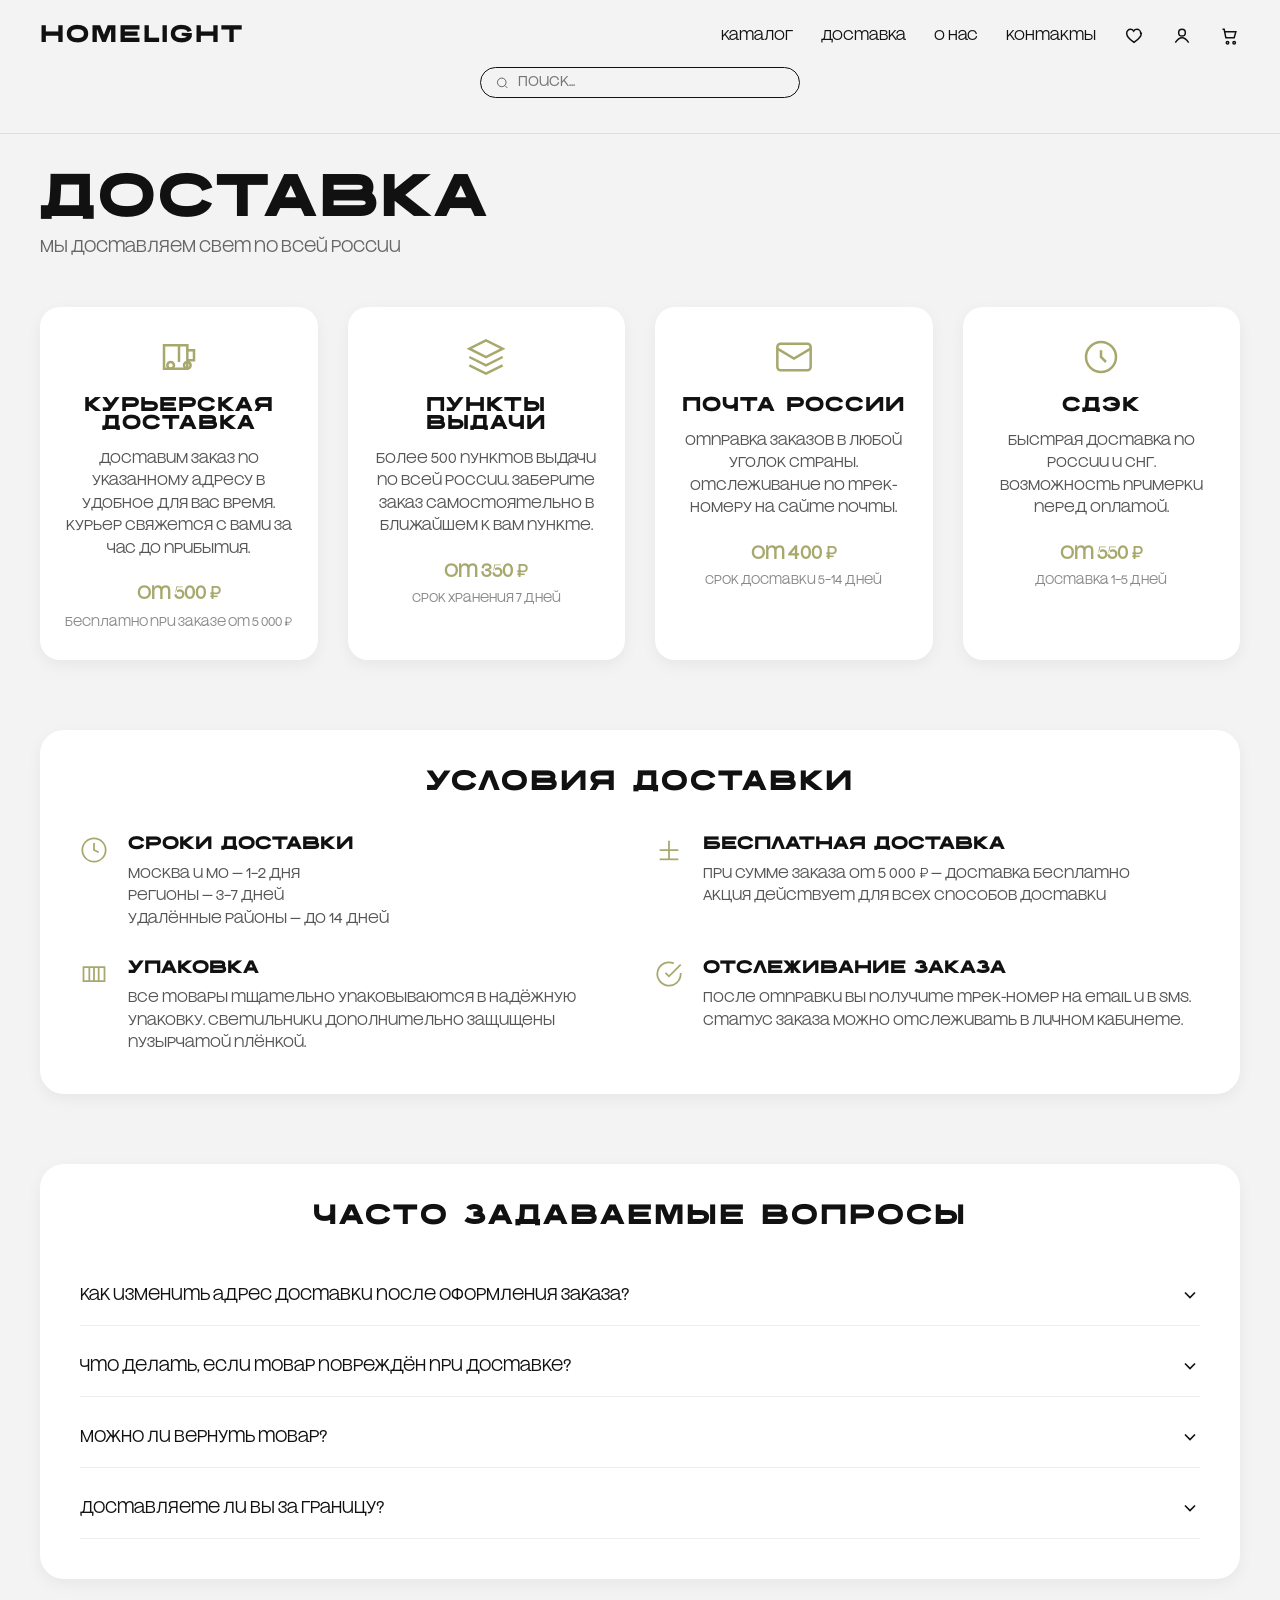
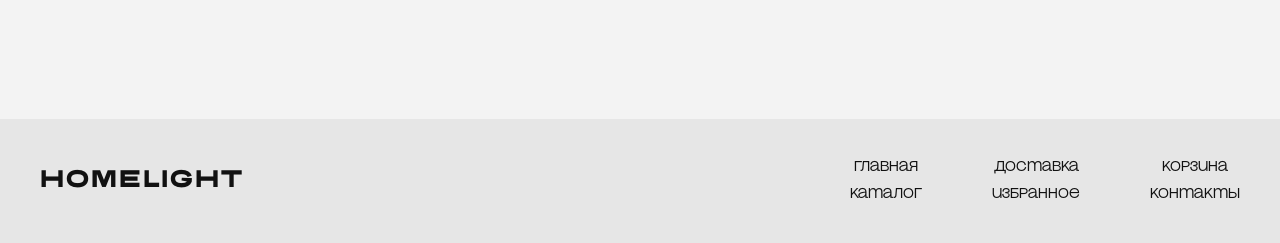
<file: delivery.html>
<!DOCTYPE html>
<html lang="ru">
<head>
    <meta charset="UTF-8">
    <meta name="viewport" content="width=device-width, initial-scale=1.0, maximum-scale=1.0, user-scalable=yes">
    <title>Доставка — HOMELIGHT</title>
    <link href="https://fonts.googleapis.com/css2?family=Manrope:wght@400;500;700;800&display=swap" rel="stylesheet">
    <link rel="stylesheet" href="delivery.css">
    <link rel="stylesheet" href="cart-notification.css">
</head>
<body>
<link rel="stylesheet" href="common.css">
<header class="header">
    <div class="container header-row">
        <a href="index.html" class="logo">HOMELIGHT</a>

        <nav class="nav">
            <a href="catalog.html">каталог</a>
            <a href="delivery.html">доставка</a>
            <a href="about.html">о нас</a>
             <a href="contact.html">контакты</a>

            <a href="favorites.html" class="icon icon-favorite">
                <svg class="heart-icon" viewBox="0 0 24 24" fill="none" stroke="currentColor">
                    <path d="M20.8 8.6c0 5-8.8 11-8.8 11S3.2 13.6 3.2 8.6c0-2.6 2-4.6 4.6-4.6 1.6 0 3 .8 3.8 2.1C12.4 4.8 13.8 4 15.4 4c2.6 0 4.6 2 4.6 4.6z"/>
                </svg>
            </a>

            <a href="profile.html" class="icon">
                <svg viewBox="0 0 24 24" fill="none" stroke="currentColor">
                    <circle cx="12" cy="8" r="4"/>
                    <path d="M4 20c2.5-4 5.5-6 8-6s5.5 2 8 6"/>
                </svg>
            </a>

            <a href="trashbin.html" class="icon cart-icon">
                <svg viewBox="0 0 24 24" fill="none" stroke="currentColor">
                    <path d="M3 4h2l2 10h10l2-7H6"/>
                    <circle cx="9" cy="20" r="1.5"/>
                    <circle cx="17" cy="20" r="1.5"/>
                </svg>
            </a>
        </nav>
    </div>

    <div class="search-wrapper">
        <div class="search-box">
            <svg viewBox="0 0 24 24" fill="none" stroke="currentColor">
                <circle cx="11" cy="11" r="7"/>
                <line x1="20" y1="20" x2="16.5" y2="16.5"/>
            </svg>
            <input type="text" id="searchInput" placeholder="Поиск...">
        </div>
    </div>
</header>

   

<hr class="divider">

<main>
    <div class="delivery-section">
        <div class="container delivery-container">
            <h1 class="delivery-title">ДОСТАВКА</h1>
            <p class="delivery-subtitle">Мы доставляем свет по всей России</p>

            <div class="delivery-grid">
                <!-- Карточка 1: Курьерская доставка -->
                <div class="delivery-card">
                    <div class="card-icon">
                        <svg viewBox="0 0 24 24" fill="none" stroke="currentColor" width="40" height="40">
                            <path d="M3 5h14v14H3z" stroke-width="1.5"/>
                            <path d="M17 8h4v6h-4" stroke-width="1.5"/>
                            <circle cx="7" cy="17" r="2" stroke-width="1.5"/>
                            <circle cx="17" cy="17" r="2" stroke-width="1.5"/>
                            <path d="M12 5v10" stroke-width="1.5"/>
                        </svg>
                    </div>
                    <h3 class="card-title">Курьерская доставка</h3>
                    <p class="card-text">
                        Доставим заказ по указанному адресу в удобное для вас время. 
                        Курьер свяжется с вами за час до прибытия.
                    </p>
                    <div class="card-price">от 500 ₽</div>
                    <div class="card-note">Бесплатно при заказе от 5 000 ₽</div>
                </div>

                <!-- Карточка 2: Пункты выдачи -->
                <div class="delivery-card">
                    <div class="card-icon">
                        <svg viewBox="0 0 24 24" fill="none" stroke="currentColor" width="40" height="40">
                            <path d="M12 2L2 7l10 5 10-5-10-5z" stroke-width="1.5"/>
                            <path d="M2 17l10 5 10-5" stroke-width="1.5"/>
                            <path d="M2 12l10 5 10-5" stroke-width="1.5"/>
                        </svg>
                    </div>
                    <h3 class="card-title">Пункты выдачи</h3>
                    <p class="card-text">
                        Более 500 пунктов выдачи по всей России. 
                        Заберите заказ самостоятельно в ближайшем к вам пункте.
                    </p>
                    <div class="card-price">от 350 ₽</div>
                    <div class="card-note">Срок хранения 7 дней</div>
                </div>

                <!-- Карточка 3: Почта России -->
                <div class="delivery-card">
                    <div class="card-icon">
                        <svg viewBox="0 0 24 24" fill="none" stroke="currentColor" width="40" height="40">
                            <rect x="2" y="4" width="20" height="16" rx="2" stroke-width="1.5"/>
                            <path d="M22 7L12 13 2 7" stroke-width="1.5"/>
                        </svg>
                    </div>
                    <h3 class="card-title">Почта России</h3>
                    <p class="card-text">
                        Отправка заказов в любой уголок страны. 
                        Отслеживание по трек-номеру на сайте почты.
                    </p>
                    <div class="card-price">от 400 ₽</div>
                    <div class="card-note">Срок доставки 5–14 дней</div>
                </div>

                <!-- Карточка 4: СДЭК -->
                <div class="delivery-card">
                    <div class="card-icon">
                        <svg viewBox="0 0 24 24" fill="none" stroke="currentColor" width="40" height="40">
                            <circle cx="12" cy="12" r="9" stroke-width="1.5"/>
                            <path d="M12 8v4l3 3" stroke-width="1.5"/>
                        </svg>
                    </div>
                    <h3 class="card-title">СДЭК</h3>
                    <p class="card-text">
                        Быстрая доставка по России и СНГ. 
                        Возможность примерки перед оплатой.
                    </p>
                    <div class="card-price">от 550 ₽</div>
                    <div class="card-note">Доставка 1–5 дней</div>
                </div>
            </div>

            <!-- Блок с условиями доставки -->
            <div class="delivery-info">
                <h2 class="info-title">УСЛОВИЯ ДОСТАВКИ</h2>
                <div class="info-grid">
                    <div class="info-item">
                        <div class="info-icon">
                            <svg viewBox="0 0 24 24" fill="none" stroke="currentColor" width="28" height="28">
                                <circle cx="12" cy="12" r="10" stroke-width="1.5"/>
                                <path d="M12 6v6l4 2" stroke-width="1.5"/>
                            </svg>
                        </div>
                        <div class="info-text">
                            <h4>Сроки доставки</h4>
                            <p>Москва и МО — 1–2 дня<br>Регионы — 3–7 дней<br>Удалённые районы — до 14 дней</p>
                        </div>
                    </div>
                    <div class="info-item">
                        <div class="info-icon">
                            <svg viewBox="0 0 24 24" fill="none" stroke="currentColor" width="28" height="28">
                                <path d="M20 12H4M12 4v16" stroke-width="1.5"/>
                                <path d="M4 20h16" stroke-width="1.5"/>
                            </svg>
                        </div>
                        <div class="info-text">
                            <h4>Бесплатная доставка</h4>
                            <p>При сумме заказа от 5 000 ₽ — доставка бесплатно<br>Акция действует для всех способов доставки</p>
                        </div>
                    </div>
                    <div class="info-item">
                        <div class="info-icon">
                            <svg viewBox="0 0 24 24" fill="none" stroke="currentColor" width="28" height="28">
                                <path d="M3 6h18v12H3z" stroke-width="1.5"/>
                                <path d="M8 6v12M16 6v12M12 6v12" stroke-width="1.5"/>
                            </svg>
                        </div>
                        <div class="info-text">
                            <h4>Упаковка</h4>
                            <p>Все товары тщательно упаковываются в надёжную упаковку. Светильники дополнительно защищены пузырчатой плёнкой.</p>
                        </div>
                    </div>
                    <div class="info-item">
                        <div class="info-icon">
                            <svg viewBox="0 0 24 24" fill="none" stroke="currentColor" width="28" height="28">
                                <path d="M22 11.08V12a10 10 0 1 1-5.93-9.14" stroke-width="1.5"/>
                                <polyline points="22 4 12 14.01 9 11.01" stroke-width="1.5"/>
                            </svg>
                        </div>
                        <div class="info-text">
                            <h4>Отслеживание заказа</h4>
                            <p>После отправки вы получите трек-номер на email и в SMS. Статус заказа можно отслеживать в личном кабинете.</p>
                        </div>
                    </div>
                </div>
            </div>

            <!-- Часто задаваемые вопросы -->
            <div class="delivery-faq">
                <h2 class="faq-title">ЧАСТО ЗАДАВАЕМЫЕ ВОПРОСЫ</h2>
                <div class="faq-list">
                    <div class="faq-item">
                        <div class="faq-question" onclick="toggleFaq(this)">
                            <span>Как изменить адрес доставки после оформления заказа?</span>
                            <svg viewBox="0 0 24 24" fill="none" stroke="currentColor" width="20" height="20">
                                <polyline points="6 9 12 15 18 9" stroke-width="2"/>
                            </svg>
                        </div>
                        <div class="faq-answer">
                            Вы можете изменить адрес доставки, связавшись с нами по телефону или в чате в течение 1 часа после оформления заказа. После передачи заказа в службу доставки изменение адреса невозможно.
                        </div>
                    </div>
                    <div class="faq-item">
                        <div class="faq-question" onclick="toggleFaq(this)">
                            <span>Что делать, если товар повреждён при доставке?</span>
                            <svg viewBox="0 0 24 24" fill="none" stroke="currentColor" width="20" height="20">
                                <polyline points="6 9 12 15 18 9" stroke-width="2"/>
                            </svg>
                        </div>
                        <div class="faq-answer">
                            При получении заказа обязательно осмотрите упаковку. При обнаружении повреждений откажитесь от получения и составьте акт с курьером. Свяжитесь с нами, и мы отправим замену или вернём деньги.
                        </div>
                    </div>
                    <div class="faq-item">
                        <div class="faq-question" onclick="toggleFaq(this)">
                            <span>Можно ли вернуть товар?</span>
                            <svg viewBox="0 0 24 24" fill="none" stroke="currentColor" width="20" height="20">
                                <polyline points="6 9 12 15 18 9" stroke-width="2"/>
                            </svg>
                        </div>
                        <div class="faq-answer">
                            Да, вы можете вернуть товар в течение 14 дней с момента получения, если он не был в использовании и сохранены все упаковочные материалы и ярлыки.
                        </div>
                    </div>
                    <div class="faq-item">
                        <div class="faq-question" onclick="toggleFaq(this)">
                            <span>Доставляете ли вы за границу?</span>
                            <svg viewBox="0 0 24 24" fill="none" stroke="currentColor" width="20" height="20">
                                <polyline points="6 9 12 15 18 9" stroke-width="2"/>
                            </svg>
                        </div>
                        <div class="faq-answer">
                            На данный момент мы осуществляем доставку только по территории России. В ближайшее время планируем запустить доставку в страны СНГ.
                        </div>
                    </div>
                </div>
            </div>
        </div>
    </div>
</main>

<footer class="footer">
    <div class="container footer-content">
        <a href="index.html" class="logo" style="text-decoration: none; color: inherit;">HOMELIGHT</a>

        <div class="footer-links">
            <div class="col">
                <a href="index.html">главная</a>
                <a href="catalog.html">каталог</a>
            </div>
            <div class="col">
                <a href="delivery.html">доставка</a>
                <a href="#">избранное</a>
            </div>
            <div class="col">
                <a href="trashbin.html">корзина</a>
                <a href="#">контакты</a>
            </div>
        </div>
    </div>
</footer>

<script src="product-data.js"></script>
<script src="cart.js"></script>
<script>
    // Поиск по страницам
    const searchInput = document.getElementById('searchInput');
    if (searchInput) {
        searchInput.addEventListener('keypress', function(e) {
            if (e.key === 'Enter') {
                const query = this.value.trim().toLowerCase();
                if (query === 'каталог') window.location.href = 'catalog.html';
                else if (query === 'доставка') window.location.href = 'delivery.html';
                else if (query === 'о нас') window.location.href = 'about.html';
                else if (query === 'главная') window.location.href = 'index.html';
                else if (query === 'корзина') window.location.href = 'trashbin.html';
                else alert('По запросу "' + query + '" ничего не найдено');
            }
        });
    }

    // Эффект для сердечка
    document.querySelectorAll('.icon-favorite').forEach(icon => {
        const svg = icon.querySelector('.heart-icon');
        if (svg) {
            icon.addEventListener('mouseenter', function() {
                svg.style.stroke = '#FF6161';
                svg.style.fill = '#FF6161';
            });
            icon.addEventListener('mouseleave', function() {
                svg.style.stroke = 'currentColor';
                svg.style.fill = 'none';
            });
        }
    });

    // FAQ toggle function
    window.toggleFaq = function(element) {
        const item = element.parentElement;
        const isActive = item.classList.contains('active');
        
        document.querySelectorAll('.faq-item').forEach(faqItem => {
            faqItem.classList.remove('active');
        });
        
        if (!isActive) {
            item.classList.add('active');
        }
    };
</script>
<script src="favorites.js"></script>
</body>
</html>
</file>
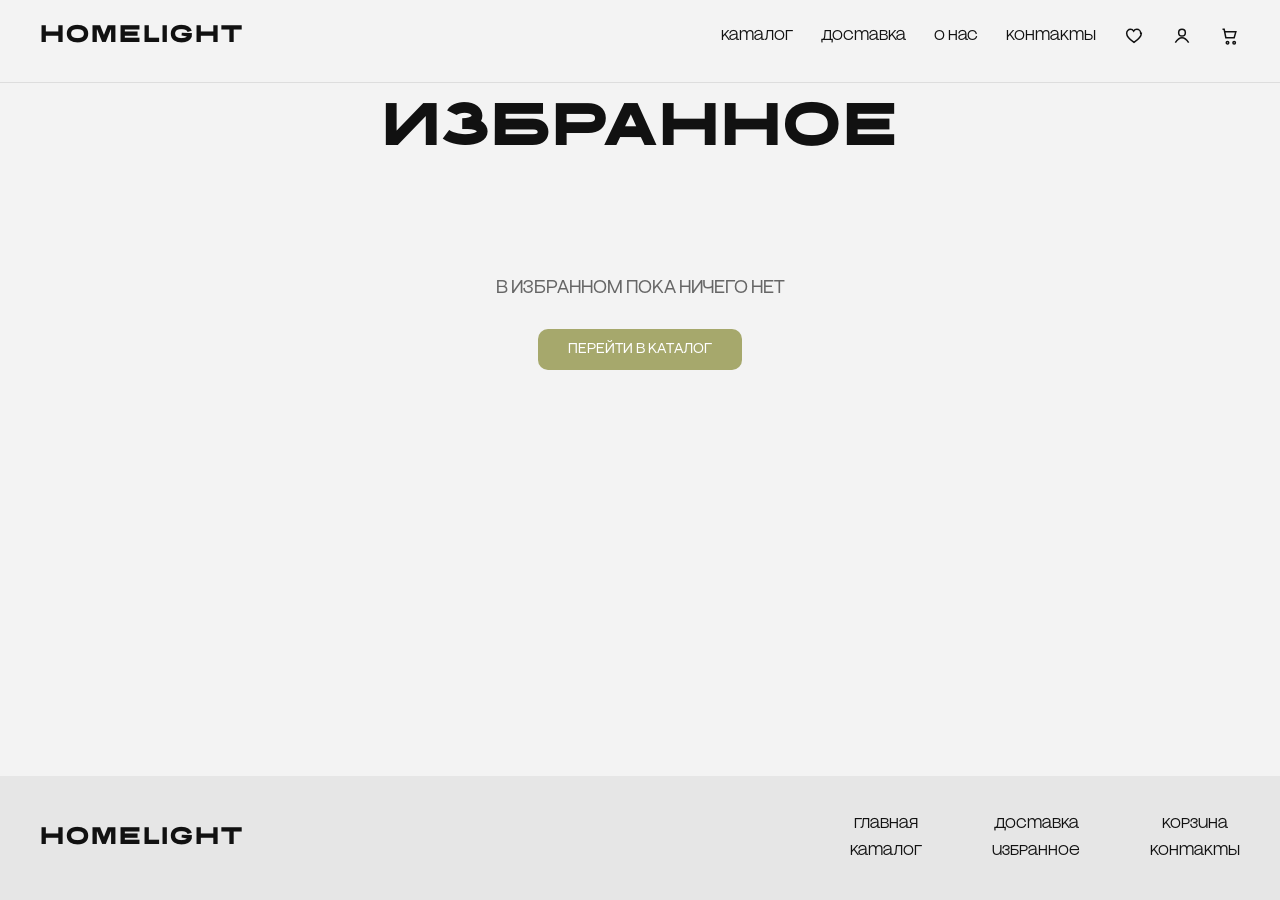
<file: favorites.html>
<!DOCTYPE html>
<html lang="ru">
<head>
    <meta charset="UTF-8">
    <meta name="viewport" content="width=device-width, initial-scale=1.0, maximum-scale=1.0, user-scalable=yes">
    <title>Избранное — HOMELIGHT</title>
    <link href="https://fonts.googleapis.com/css2?family=Manrope:wght@400;500;700;800&display=swap" rel="stylesheet">
    <link rel="stylesheet" href="cart-notification.css">
    <style>
        * {
            margin: 0;
            padding: 0;
            box-sizing: border-box;
        }

        @font-face {
            font-family: 'Widock Trial';
            src: url('Widock TRIAL Bold.otf') format('opentype');
            font-weight: 800;
            font-display: swap;
        }

        @font-face {
            font-family: 'Gothic60';
            src: url('Gothic60-Regular.otf') format('opentype');
            font-weight: 400;
            font-display: swap;
        }

        html {
            overflow-x: hidden;
        }

        body {
            overflow-x: hidden;
            width: 100%;
            background: #f3f3f3;
            font-family: 'Gothic60', 'Manrope', sans-serif;
            color: #111;
            display: flex;
            flex-direction: column;
            min-height: 100vh;
        }

        img, video, iframe {
            max-width: 100%;
            height: auto;
        }

        button, input, select, textarea {
            font-size: 16px;
        }

        .container {
            width: 1200px;
            margin: 0 auto;
            text-align: center;
        }

        .divider {
            border: none;
            border-top: 1px solid #ddd;
        }

        /* ===== HEADER ===== */
        .header {
            padding: 25px 0 35px;
        }

        .header-row {
            display: flex;
            justify-content: space-between;
            align-items: center;
        }

        .logo {
            font-family: 'Widock Trial', 'Manrope', sans-serif;
            font-weight: 800;
            letter-spacing: 2px;
            font-size: 24px;
            text-decoration: none;
            color: inherit;
            transition: opacity 0.3s;
        }

        .logo:hover {
            opacity: 0.8;
        }

        .nav {
            display: flex;
            align-items: center;
            gap: 28px;
        }

        .nav a {
            font-family: 'Gothic60', 'Manrope', sans-serif;
            font-weight: 400;
            text-decoration: none;
            font-size: 14px;
            color: #111;
            transition: color 0.3s;
        }

        .nav a:hover {
            color: #a6a86c;
        }

        .nav a.active {
            color: #a6a86c;
        }

        .icon {
            display: inline-flex;
            align-items: center;
            transition: all 0.3s ease;
        }

        .icon svg {
            width: 20px;
            height: 20px;
            stroke-width: 1.8;
            transition: all 0.3s ease;
        }

        .icon-favorite:hover svg {
            stroke: #FF6161 !important;
            fill: #FF6161 !important;
        }

        .icon:not(.icon-favorite):hover svg {
            stroke: #a6a86c;
        }

        .search-wrapper {
            display: flex;
            justify-content: center;
            margin-top: 20px;
        }

        .search-box {
            display: flex;
            align-items: center;
            border: 1.5px solid #111;
            border-radius: 20px;
            padding: 6px 14px;
            width: 320px;
            transition: border-color 0.3s;
        }

        .search-box:focus-within {
            border-color: #a6a86c;
        }

        .search-box svg {
            width: 16px;
            height: 16px;
            margin-right: 8px;
        }

        .search-box input {
            border: none;
            outline: none;
            background: transparent;
            width: 100%;
            font-size: 14px;
            font-family: 'Gothic60', 'Manrope', sans-serif;
        }

        /* ===== СТРАНИЦА ИЗБРАННОГО ===== */
        .favorites-page {
            padding: 0 0 60px 0;
            flex: 1;
        }

        .favorites-title {
            font-family: 'Widock Trial', 'Manrope', sans-serif;
            font-weight: 800;
            font-size: 60px;
            letter-spacing: 2px;
            margin: 20px 0 40px;
            text-align: center;
        }

        /* Сетка карточек - как в каталоге */
        .favorites-grid {
            display: grid;
            grid-template-columns: repeat(3, 1fr);
            gap: 30px;
        }

        /* Карточка товара - полностью как в каталоге */
        .favorite-card {
            background: #fff;
            padding: 20px 20px 30px;
            border-radius: 10px;
            text-align: center;
            box-shadow: 0 5px 15px rgba(0,0,0,0.05);
            display: flex;
            flex-direction: column;
            align-items: center;
            transition: transform 0.3s ease, box-shadow 0.3s ease;
            cursor: pointer;
            position: relative;
        }

        .favorite-card:hover {
            transform: scale(1.05);
            box-shadow: 0 10px 25px rgba(0,0,0,0.15);
        }

        .card-img {
            width: 100%;
            overflow: hidden;
            border-radius: 10px;
            margin-bottom: 15px;
        }

        .card-img img {
            width: 100%;
            display: block;
            border-radius: 10px;
            transition: transform 0.3s ease;
        }

        .favorite-card:hover .card-img img {
            transform: scale(1.02);
        }

        .card-name {
            font-family: 'Gothic60', 'Manrope', sans-serif;
            font-weight: 400;
            font-size: 16px;
            margin: 10px 0 20px;
            text-transform: lowercase;
        }

        .card-name::first-letter {
            text-transform: uppercase;
        }

        /* Блок с кнопками */
        .card-buttons {
            display: flex;
            gap: 12px;
            justify-content: center;
            margin-top: auto;
            width: 100%;
        }

        .btn-cart {
            font-family: 'Gothic60', 'Manrope', sans-serif;
            font-weight: 400;
            background: #a6a86c;
            border: none;
            padding: 12px 30px;
            border-radius: 10px;
            cursor: pointer;
            font-size: 14px;
            transition: background 0.3s, transform 0.2s;
            color: white;
        }

        .btn-cart:hover {
            background: #8b8d5a;
            transform: scale(1.02);
        }

        .btn-remove {
            background: transparent;
            border: 1px solid #ddd;
            padding: 12px 18px;
            border-radius: 10px;
            cursor: pointer;
            font-size: 14px;
            font-family: 'Gothic60', 'Manrope', sans-serif;
            transition: all 0.3s ease;
            display: inline-flex;
            align-items: center;
            gap: 6px;
        }

        .btn-remove:hover {
            border-color: #ff6161;
            color: #ff6161;
            transform: scale(1.02);
        }

        .btn-remove svg {
            width: 16px;
            height: 16px;
        }

        /* Пустое избранное */
        .empty-favorites {
            text-align: center;
            padding: 80px 20px;
        }

        .empty-text {
            font-size: 18px;
            color: #666;
            margin-bottom: 30px;
        }

        .continue-btn {
            background: #a6a86c;
            color: white;
            border: none;
            padding: 12px 30px;
            border-radius: 10px;
            cursor: pointer;
            font-size: 14px;
            font-family: 'Gothic60', 'Manrope', sans-serif;
            transition: background 0.3s;
        }

        .continue-btn:hover {
            background: #8b8d5a;
        }

        /* ===== FOOTER ===== */
        .footer {
            background: #e6e6e6;
            padding: 40px 0;
            width: 100%;
            margin-top: 40px;
        }

        .footer-content {
            display: flex;
            justify-content: space-between;
            align-items: center;
        }

        .footer-links {
            display: flex;
            gap: 70px;
        }

        .footer-links .col {
            display: flex;
            flex-direction: column;
            gap: 10px;
        }

        .footer-links a {
            font-family: 'Gothic60', 'Manrope', sans-serif;
            font-weight: 400;
            text-decoration: none;
            font-size: 14px;
            color: #111;
            transition: color 0.3s;
        }

        .footer-links a:hover {
            color: #a6a86c;
        }

        /* ===== УВЕДОМЛЕНИЕ ===== */
        .cart-notification {
            position: fixed;
            bottom: 30px;
            right: 30px;
            background: #a6a86c;
            color: white;
            padding: 12px 24px;
            border-radius: 10px;
            font-size: 14px;
            font-family: 'Gothic60', 'Manrope', sans-serif;
            z-index: 1000;
            opacity: 0;
            transform: translateY(20px);
            transition: opacity 0.3s, transform 0.3s;
            pointer-events: none;
            box-shadow: 0 4px 15px rgba(0,0,0,0.2);
        }

        .cart-notification.show {
            opacity: 1;
            transform: translateY(0);
        }

        /* ===== АДАПТАЦИЯ ===== */
        @media (max-width: 1200px) {
            .container {
                width: 100%;
                padding: 0 30px;
            }
        }

        @media (max-width: 768px) {
            .container {
                padding: 0 20px;
            }
            
            .header-row {
                flex-wrap: wrap;
                justify-content: center;
                gap: 20px;
            }
            
            .nav {
                flex-wrap: wrap;
                justify-content: center;
                gap: 20px;
            }
            
            .favorites-title {
                font-size: 48px;
            }
            
            .favorites-grid {
                grid-template-columns: 1fr;
                gap: 25px;
            }
            
            .favorite-card {
                max-width: 350px;
                margin: 0 auto;
                width: 100%;
            }
            
            .footer-content {
                flex-direction: column;
                gap: 30px;
                text-align: center;
            }
            
            .footer-links {
                flex-direction: column;
                gap: 25px;
                align-items: center;
            }
            
            .footer-links .col {
                align-items: center;
            }
        }

        @media (max-width: 480px) {
            .favorites-title {
                font-size: 36px;
            }
            
            .search-box {
                width: 90%;
                max-width: 280px;
            }
            
            .nav {
                gap: 15px;
            }
            
            .nav a {
                font-size: 12px;
            }
            
            .card-name {
                font-size: 14px;
            }
            
            .btn-cart, .btn-remove {
                padding: 10px 20px;
                font-size: 13px;
            }
        }
    </style>
</head>
<body>
<link rel="stylesheet" href="common.css">
<header class="header">
    <div class="container header-row">
        <a href="index.html" class="logo">HOMELIGHT</a>

        <nav class="nav">
            <a href="catalog.html">каталог</a>
            <a href="delivery.html">доставка</a>
            <a href="about.html">о нас</a>
             <a href="contact.html">контакты</a>

            <a href="favorites.html" class="icon icon-favorite">
                <svg class="heart-icon" viewBox="0 0 24 24" fill="none" stroke="currentColor">
                    <path d="M20.8 8.6c0 5-8.8 11-8.8 11S3.2 13.6 3.2 8.6c0-2.6 2-4.6 4.6-4.6 1.6 0 3 .8 3.8 2.1C12.4 4.8 13.8 4 15.4 4c2.6 0 4.6 2 4.6 4.6z"/>
                </svg>
            </a>

            <a href="profile.html" class="icon">
                <svg viewBox="0 0 24 24" fill="none" stroke="currentColor">
                    <circle cx="12" cy="8" r="4"/>
                    <path d="M4 20c2.5-4 5.5-6 8-6s5.5 2 8 6"/>
                </svg>
            </a>

            <a href="trashbin.html" class="icon cart-icon">
                <svg viewBox="0 0 24 24" fill="none" stroke="currentColor">
                    <path d="M3 4h2l2 10h10l2-7H6"/>
                    <circle cx="9" cy="20" r="1.5"/>
                    <circle cx="17" cy="20" r="1.5"/>
                </svg>
            </a>
        </nav>
    </div>
</header>

<hr class="divider">

<section class="favorites-page">
    <div class="container">
        <h1 class="favorites-title">ИЗБРАННОЕ</h1>

        <div id="favoritesGrid" class="favorites-grid">
            <!-- товары будут загружены через JS -->
        </div>

        <div id="emptyFavorites" class="empty-favorites" style="display: none;">
            <div class="empty-text"> В ИЗБРАННОМ ПОКА НИЧЕГО НЕТ</div>
            <button class="continue-btn" onclick="window.location.href='catalog.html'">ПЕРЕЙТИ В КАТАЛОГ</button>
        </div>
    </div>
</section>

<footer class="footer">
    <div class="container footer-content">
        <a href="index.html" class="logo" style="text-decoration: none; color: inherit;">HOMELIGHT</a>

        <div class="footer-links">
            <div class="col">
                <a href="index.html">главная</a>
                <a href="catalog.html">каталог</a>
            </div>
            <div class="col">
                <a href="delivery.html">доставка</a>
                <a href="favorite.html">избранное</a>
            </div>
            <div class="col">
                <a href="trashbin.html">корзина</a>
                <a href="contact.html">контакты</a>
            </div>
        </div>
    </div>
</footer>

<script src="product-data.js"></script>
<script src="cart.js"></script>
<script src="favorites.js"></script>
<script>
    function renderFavorites() {
        const items = favorites.getItems();
        const grid = document.getElementById('favoritesGrid');
        const emptyDiv = document.getElementById('emptyFavorites');
        
        if (items.length === 0) {
            grid.innerHTML = '';
            emptyDiv.style.display = 'block';
            return;
        }
        
        emptyDiv.style.display = 'none';
        
        grid.innerHTML = items.map(item => `
            <div class="favorite-card" onclick="window.location.href='card.html?id=${item.id}'">
                <div class="card-img">
                    <img src="${item.img}" alt="${item.name}">
                </div>
                <div class="card-name">${item.name}</div>
                <div class="card-buttons">
                    <button class="btn-cart" onclick="event.stopPropagation(); addToCart(${item.id})">В КОРЗИНУ</button>
                    <button class="btn-remove" onclick="event.stopPropagation(); removeFromFavorites(${item.id})">
                        <svg viewBox="0 0 24 24" fill="none" stroke="currentColor">
                            <line x1="18" y1="6" x2="6" y2="18"/>
                            <line x1="6" y1="6" x2="18" y2="18"/>
                        </svg>
                        УДАЛИТЬ
                    </button>
                </div>
            </div>
        `).join('');
    }
    
    function removeFromFavorites(id) {
        favorites.removeFromFavorites(id);
        renderFavorites();
        showNotification('Удалено из избранного');
    }
    
    function addToCart(id) {
        const allProducts = [...products, ...productsPage2];
        const product = allProducts.find(p => p.id === id);
        if (product) {
            cart.addItem({
                id: product.id,
                name: product.name,
                price: product.price,
                img: product.img,
                category: product.category
            });
            showNotification('Товар добавлен в корзину!');
        }
    }
    
    function showNotification(message) {
        const notification = document.createElement('div');
        notification.className = 'cart-notification';
        notification.textContent = message;
        document.body.appendChild(notification);
        
        setTimeout(() => {
            notification.classList.add('show');
        }, 10);
        
        setTimeout(() => {
            notification.classList.remove('show');
            setTimeout(() => {
                notification.remove();
            }, 300);
        }, 2000);
    }
    
    const searchInput = document.getElementById('searchInput');
    if (searchInput) {
        searchInput.addEventListener('keypress', function(e) {
            if (e.key === 'Enter') {
                const query = this.value.trim().toLowerCase();
                if (query === 'каталог') window.location.href = 'catalog.html';
                else if (query === 'о нас') window.location.href = 'about.html';
                else if (query === 'главная') window.location.href = 'index.html';
                else if (query === 'корзина') window.location.href = 'trashbin.html';
                else if (query === 'избранное') window.location.href = 'favorite.html';
                else alert('По запросу "' + query + '" ничего не найдено');
            }
        });
    }
    
    renderFavorites();
</script>
</body>
</html>
</file>
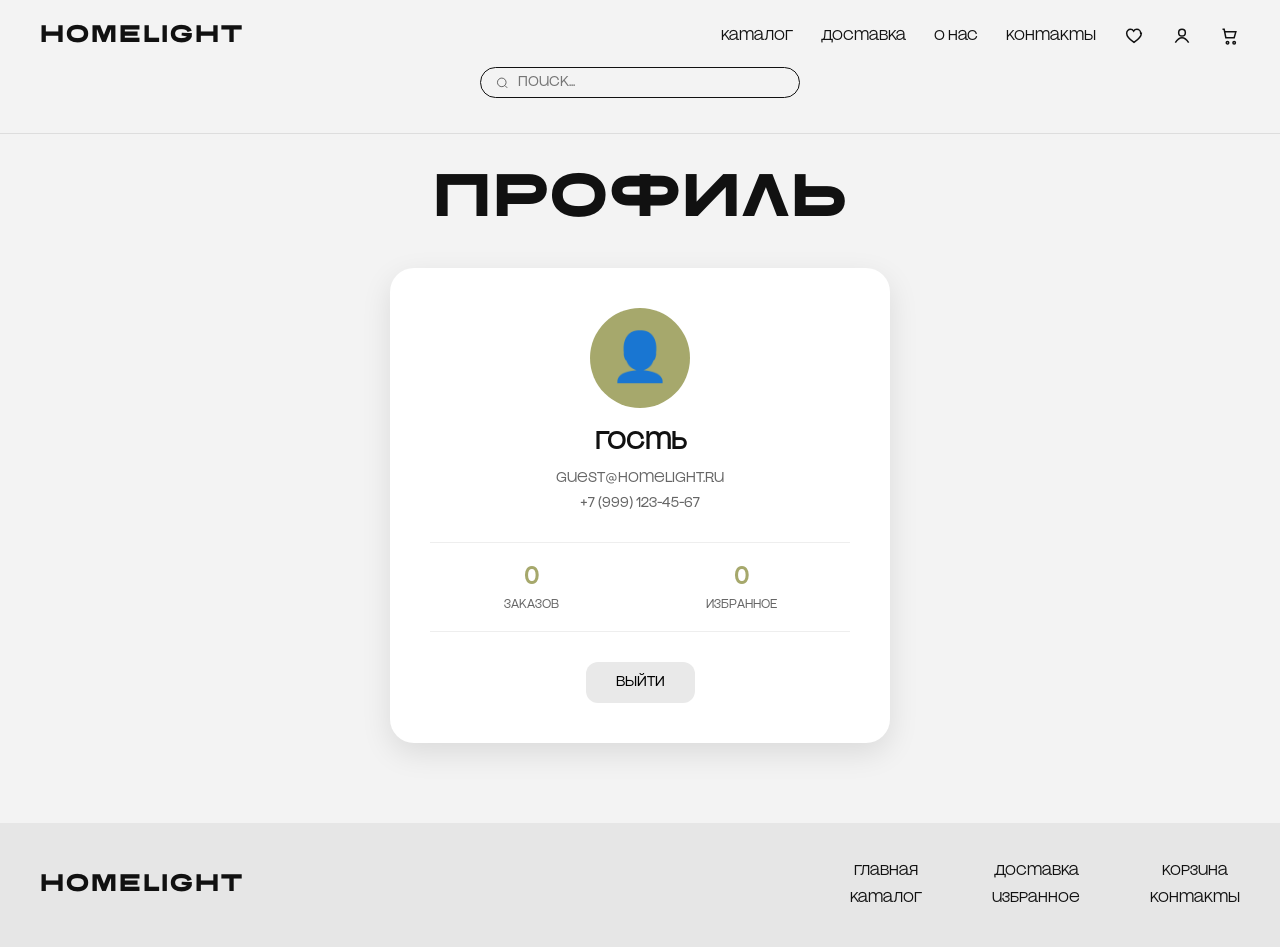
<file: profile.html>
<!DOCTYPE html>
<html lang="ru">
<head>
    <meta charset="UTF-8">
    <meta name="viewport" content="width=device-width, initial-scale=1.0, maximum-scale=1.0, user-scalable=yes">
    <title>Профиль — HOMELIGHT</title>
    <link href="https://fonts.googleapis.com/css2?family=Manrope:wght@400;500;700;800&display=swap" rel="stylesheet">
    <link rel="stylesheet" href="cart-notification.css">
    <style>
        * {
            margin: 0;
            padding: 0;
            box-sizing: border-box;
        }

        @font-face {
            font-family: 'Widock Trial';
            src: url('Widock TRIAL Bold.otf') format('opentype');
            font-weight: 800;
            font-display: swap;
        }

        @font-face {
            font-family: 'Gothic60';
            src: url('Gothic60-Regular.otf') format('opentype');
            font-weight: 400;
            font-display: swap;
        }

        body {
            background: #f3f3f3;
            font-family: 'Gothic60', 'Manrope', sans-serif;
            color: #111;
            display: flex;
            flex-direction: column;
            min-height: 100vh;
        }

        .profile-title, .logo {
            font-family: 'Widock Trial', 'Manrope', sans-serif;
            font-weight: 800;
        }

        .container {
            width: 1200px;
            margin: 0 auto;
            text-align: center;
        }

        .divider {
            border: none;
            border-top: 1px solid #ddd;
        }

        .header {
            padding: 25px 0 35px;
        }

        .header-row {
            display: flex;
            justify-content: space-between;
            align-items: center;
        }

        .logo {
            letter-spacing: 2px;
            font-size: 24px;
            text-decoration: none;
            color: inherit;
            transition: opacity 0.3s;
        }

        .logo:hover {
            opacity: 0.8;
        }

        .nav {
            display: flex;
            align-items: center;
            gap: 28px;
        }

        .nav a {
            text-decoration: none;
            font-size: 14px;
            color: #111;
            transition: color 0.3s;
        }

        .nav a:hover, .nav a.active {
            color: #a6a86c;
        }

        .icon {
            display: inline-flex;
            align-items: center;
            transition: all 0.3s ease;
        }

        .icon svg {
            width: 20px;
            height: 20px;
            stroke-width: 1.8;
            transition: all 0.3s ease;
        }

        .icon-favorite:hover svg {
            stroke: #FF6161 !important;
            fill: #FF6161 !important;
        }

        .icon:not(.icon-favorite):hover svg {
            stroke: #a6a86c;
        }

        .search-wrapper {
            display: flex;
            justify-content: center;
            margin-top: 20px;
        }

        .search-box {
            display: flex;
            align-items: center;
            border: 1.5px solid #111;
            border-radius: 20px;
            padding: 6px 14px;
            width: 320px;
            transition: border-color 0.3s;
        }

        .search-box:focus-within {
            border-color: #a6a86c;
        }

        .search-box svg {
            width: 16px;
            height: 16px;
            margin-right: 8px;
        }

        .search-box input {
            border: none;
            outline: none;
            background: transparent;
            width: 100%;
            font-size: 14px;
            font-family: 'Gothic60', 'Manrope', sans-serif;
        }

        .profile-page {
            padding: 40px 0 80px;
            flex: 1;
        }

        .profile-title {
            font-size: 60px;
            letter-spacing: 2px;
            margin-bottom: 40px;
        }

        .profile-card {
            background: white;
            border-radius: 24px;
            padding: 40px;
            max-width: 500px;
            margin: 0 auto;
            box-shadow: 0 10px 30px rgba(0,0,0,0.1);
        }

        .profile-avatar {
            width: 100px;
            height: 100px;
            background: #a6a86c;
            border-radius: 50%;
            display: flex;
            align-items: center;
            justify-content: center;
            margin: 0 auto 20px;
            font-size: 48px;
            color: white;
        }

        .profile-name {
            font-size: 24px;
            font-weight: 600;
            margin-bottom: 10px;
        }

        .profile-email, .profile-phone {
            font-size: 14px;
            color: #666;
            margin-bottom: 8px;
        }

        .profile-stats {
            display: flex;
            justify-content: space-around;
            margin: 30px 0;
            padding: 20px 0;
            border-top: 1px solid #eee;
            border-bottom: 1px solid #eee;
        }

        .stat-item {
            text-align: center;
        }

        .stat-value {
            font-size: 24px;
            font-weight: 600;
            color: #a6a86c;
        }

        .stat-label {
            font-size: 12px;
            color: #666;
            margin-top: 5px;
        }

        .logout-btn {
            background: #e9e9e9;
            border: none;
            padding: 12px 30px;
            border-radius: 12px;
            cursor: pointer;
            font-size: 14px;
            transition: all 0.3s ease;
            font-family: 'Gothic60', sans-serif;
        }

        .logout-btn:hover {
            background: #FF6161;
            color: white;
        }

        .footer {
            background: #e6e6e6;
            padding: 40px 0;
            width: 100%;
        }

        .footer-content {
            display: flex;
            justify-content: space-between;
            align-items: center;
        }

        .footer-links {
            display: flex;
            gap: 70px;
        }

        .footer-links .col {
            display: flex;
            flex-direction: column;
            gap: 10px;
        }

        .footer-links a {
            text-decoration: none;
            font-size: 14px;
            color: #111;
            transition: color 0.3s;
            font-family: 'Gothic60', sans-serif;
        }

        .footer-links a:hover {
            color: #a6a86c;
        }

        /* ===== ТОЛЬКО МОБИЛЬНАЯ ВЕРСИЯ ===== */
        @media (max-width: 768px) {
            .container {
                width: 100%;
                padding-left: 20px;
                padding-right: 20px;
            }
            
            /* Перестраиваем хедер */
            .header-row {
                flex-direction: column;
                align-items: center;
                gap: 15px;
            }
            
            .logo {
                order: 1;
            }
            
            .nav {
                order: 2;
                display: flex;
                flex-wrap: wrap;
                justify-content: center;
                align-items: center;
                gap: 20px;
                width: 100%;
            }
            
            /* Иконки наверх */
            .nav a.icon-favorite,
            .nav a.icon,
            .nav a.cart-icon {
                order: 0;
                display: inline-flex;
            }
            
            /* Текстовые ссылки вниз */
            .nav a[href="catalog.html"],
            .nav a[href="delivery.html"],
            .nav a[href="about.html"],
            .nav a[href="contact.html"] {
                order: 2;
                display: inline-flex;
            }
            
            .search-wrapper {
                order: 3;
                width: 100%;
                display: flex;
                justify-content: center;
                margin-top: 15px;
            }
            
            .profile-title {
                font-size: 48px;
            }
            
            .profile-card {
                padding: 25px;
            }
            
            /* Подвал в два столбца */
            .footer-content {
                flex-direction: column;
                gap: 30px;
                text-align: center;
            }
            
            .footer-links {
                flex-direction: row;
                justify-content: center;
                gap: 40px;
                flex-wrap: wrap;
            }
            
            .footer-links .col {
                align-items: center;
            }
        }

        @media (max-width: 480px) {
            .profile-title {
                font-size: 36px;
            }
            
            .search-box {
                width: 100%;
                max-width: 320px;
            }
            
            .nav {
                gap: 12px;
            }
            
            .nav a {
                font-size: 12px;
            }
            
            .profile-name {
                font-size: 20px;
            }
            
            .stat-value {
                font-size: 20px;
            }
        }
    </style>
</head>
<body>
<link rel="stylesheet" href="common.css">
<header class="header">
    <div class="container header-row">
        <a href="index.html" class="logo">HOMELIGHT</a>

        <nav class="nav">
            <a href="catalog.html">каталог</a>
            <a href="delivery.html">доставка</a>
            <a href="about.html">о нас</a>
             <a href="contact.html">контакты</a>

            <a href="favorite.html" class="icon icon-favorite">
                <svg class="heart-icon" viewBox="0 0 24 24" fill="none" stroke="currentColor">
                    <path d="M20.8 8.6c0 5-8.8 11-8.8 11S3.2 13.6 3.2 8.6c0-2.6 2-4.6 4.6-4.6 1.6 0 3 .8 3.8 2.1C12.4 4.8 13.8 4 15.4 4c2.6 0 4.6 2 4.6 4.6z"/>
                </svg>
            </a>

            <a href="profile.html" class="icon">
                <svg viewBox="0 0 24 24" fill="none" stroke="currentColor">
                    <circle cx="12" cy="8" r="4"/>
                    <path d="M4 20c2.5-4 5.5-6 8-6s5.5 2 8 6"/>
                </svg>
            </a>

            <a href="trashbin.html" class="icon cart-icon">
                <svg viewBox="0 0 24 24" fill="none" stroke="currentColor">
                    <path d="M3 4h2l2 10h10l2-7H6"/>
                    <circle cx="9" cy="20" r="1.5"/>
                    <circle cx="17" cy="20" r="1.5"/>
                </svg>
            </a>
        </nav>
    </div>

    <div class="search-wrapper">
        <div class="search-box">
            <svg viewBox="0 0 24 24" fill="none" stroke="currentColor">
                <circle cx="11" cy="11" r="7"/>
                <line x1="20" y1="20" x2="16.5" y2="16.5"/>
            </svg>
            <input type="text" id="searchInput" placeholder="Поиск...">
        </div>
    </div>
</header>

<hr class="divider">

<section class="profile-page">
    <div class="container">
        <h1 class="profile-title">ПРОФИЛЬ</h1>

        <div class="profile-card">
            <div class="profile-avatar">
                👤
            </div>
            <div class="profile-name">Гость</div>
            <div class="profile-email">guest@homelight.ru</div>
            <div class="profile-phone">+7 (999) 123-45-67</div>

            <div class="profile-stats">
                <div class="stat-item">
                    <div class="stat-value" id="ordersCount">0</div>
                    <div class="stat-label">ЗАКАЗОВ</div>
                </div>
                <div class="stat-item">
                    <div class="stat-value" id="favoritesCount">0</div>
                    <div class="stat-label">ИЗБРАННОЕ</div>
                </div>
            </div>

            <button class="logout-btn" onclick="logout()">ВЫЙТИ</button>
        </div>
    </div>
</section>

<footer class="footer">
    <div class="container footer-content">
        <a href="index.html" class="logo" style="text-decoration: none; color: inherit;">HOMELIGHT</a>

        <div class="footer-links">
            <div class="col">
                <a href="index.html">главная</a>
                <a href="catalog.html">каталог</a>
            </div>
            <div class="col">
                <a href="delivery.html">доставка</a>
                <a href="favorites.html">избранное</a>
            </div>
            <div class="col">
                <a href="trashbin.html">корзина</a>
                <a href="contact.html">контакты</a>
            </div>
        </div>
    </div>
</footer>

<script src="favorites.js"></script>
<script>
    function updateProfileStats() {
        const favoritesCount = favorites.getTotalCount();
        document.getElementById('favoritesCount').textContent = favoritesCount;
    }
    
    function logout() {
        if (confirm('Вы уверены, что хотите выйти?')) {
            localStorage.removeItem('user');
            alert('Вы вышли из аккаунта');
            window.location.href = 'index.html';
        }
    }
    
    const searchInput = document.getElementById('searchInput');
    if (searchInput) {
        searchInput.addEventListener('keypress', function(e) {
            if (e.key === 'Enter') {
                const query = this.value.trim().toLowerCase();
                if (query === 'каталог') window.location.href = 'catalog.html';
                else if (query === 'о нас') window.location.href = 'about.html';
                else if (query === 'главная') window.location.href = 'index.html';
                else if (query === 'корзина') window.location.href = 'trashbin.html';
                else if (query === 'избранное') window.location.href = 'favorites.html';
                else if (query === 'профиль') window.location.href = 'profile.html';
                else alert('По запросу "' + query + '" ничего не найдено');
            }
        });
    }
    
    updateProfileStats();
</script>
</body>
</html>
</file>
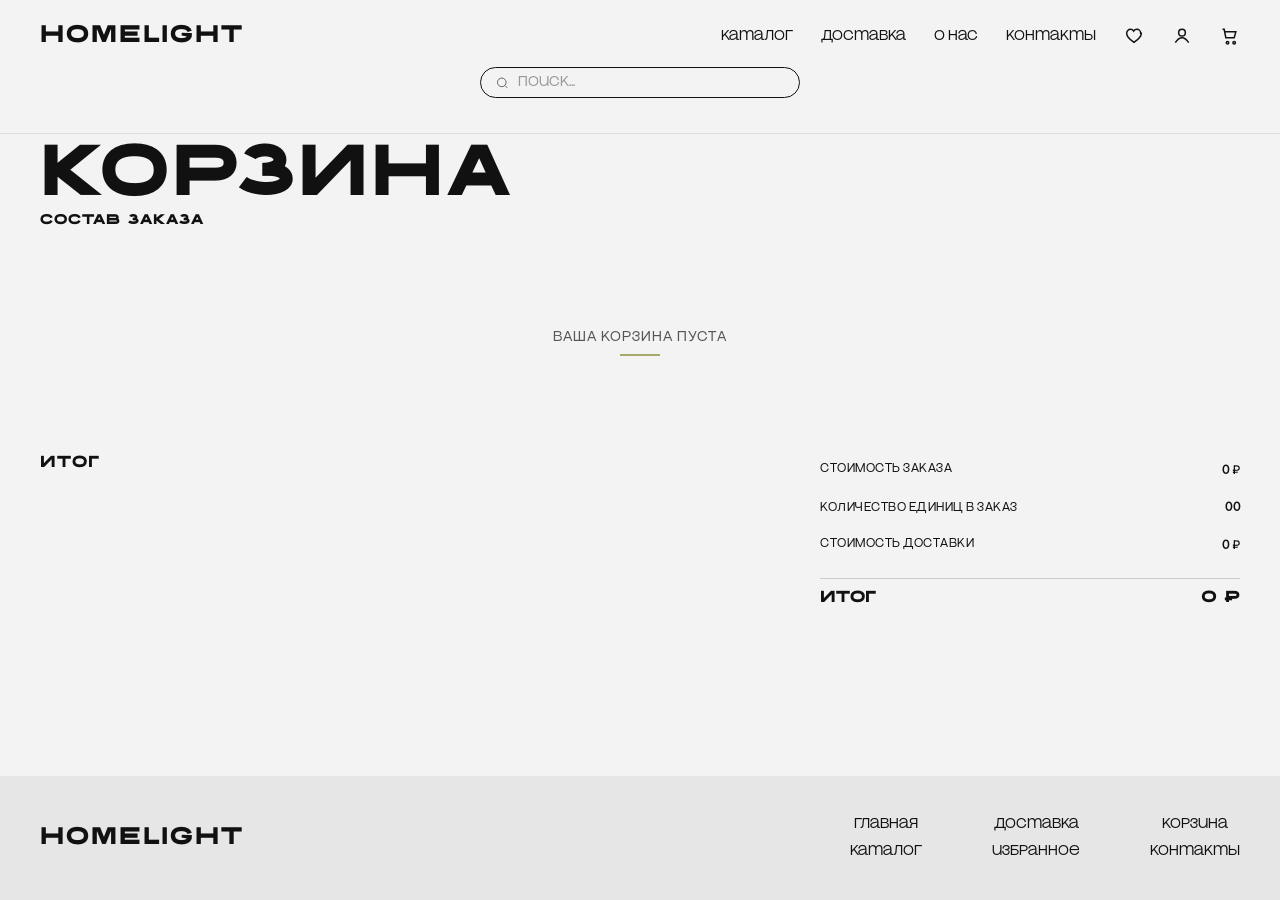
<file: trashbin.html>
<!DOCTYPE html>
<html lang="ru">
<head>
    <meta charset="UTF-8">
    <meta name="viewport" content="width=device-width, initial-scale=1.0">
    <title>Корзина — HOMELIGHT</title>
    <link href="https://fonts.googleapis.com/css2?family=Manrope:wght@400;500;700;800&display=swap" rel="stylesheet">
    <link rel="stylesheet" href="style.css">
    <link rel="stylesheet" href="trashbin.css">
    <link rel="stylesheet" href="cart-notification.css">
</head>
<body>
<link rel="stylesheet" href="common.css">
<header class="header">
    <div class="container header-row">
        <a href="index.html" class="logo">HOMELIGHT</a>

        <nav class="nav">
            <a href="catalog.html">каталог</a>
            <a href="delivery.html">доставка</a>
            <a href="about.html">о нас</a>
             <a href="contact.html">контакты</a>

            <a href="favorites.html" class="icon icon-favorite">
                <svg class="heart-icon" viewBox="0 0 24 24" fill="none" stroke="currentColor">
                    <path d="M20.8 8.6c0 5-8.8 11-8.8 11S3.2 13.6 3.2 8.6c0-2.6 2-4.6 4.6-4.6 1.6 0 3 .8 3.8 2.1C12.4 4.8 13.8 4 15.4 4c2.6 0 4.6 2 4.6 4.6z"/>
                </svg>
            </a>

            <a href="profile.html" class="icon">
                <svg viewBox="0 0 24 24" fill="none" stroke="currentColor">
                    <circle cx="12" cy="8" r="4"/>
                    <path d="M4 20c2.5-4 5.5-6 8-6s5.5 2 8 6"/>
                </svg>
            </a>

            <a href="trashbin.html" class="icon cart-icon">
                <svg viewBox="0 0 24 24" fill="none" stroke="currentColor">
                    <path d="M3 4h2l2 10h10l2-7H6"/>
                    <circle cx="9" cy="20" r="1.5"/>
                    <circle cx="17" cy="20" r="1.5"/>
                </svg>
            </a>
        </nav>
    </div>

    <div class="search-wrapper">
        <div class="search-box">
            <svg viewBox="0 0 24 24" fill="none" stroke="currentColor">
                <circle cx="11" cy="11" r="7"/>
                <line x1="20" y1="20" x2="16.5" y2="16.5"/>
            </svg>
            <input type="text" id="searchInput" placeholder="Поиск...">
        </div>
    </div>
</header>

<hr class="divider">

<section class="cart">
    <div class="cart-container">
        <h1 class="cart-title">КОРЗИНА</h1>
        <div class="cart-subtitle">СОСТАВ ЗАКАЗА</div>

        <div id="cartItems" class="cart-items">
            <!-- Товары будут загружены через JS -->
        </div>

        <div class="empty-cart" id="emptyCart" style="display: none;">
            <div class="empty-text">ВАША КОРЗИНА ПУСТА</div>
        </div>

        <div class="bottom-line"></div>

        <div class="summary">
            <div class="summary-left">ИТОГ</div>
            <div class="summary-right">
                <div class="row">
                    <span>СТОИМОСТЬ ЗАКАЗА</span>
                    <span id="subtotal">0 ₽</span>
                </div>
                <div class="row">
                    <span>КОЛИЧЕСТВО ЕДИНИЦ В ЗАКАЗ</span>
                    <span id="totalQuantity">00</span>
                </div>
                <div class="row">
                    <span>СТОИМОСТЬ ДОСТАВКИ</span>
                    <span id="delivery">0 ₽</span>
                </div>
                <div class="total">
                    <span>ИТОГ</span>
                    <span id="total">0 ₽</span>
                </div>
                <button class="checkout-btn" id="checkoutBtn" style="display: none;">ОФОРМИТЬ ЗАКАЗ</button>
            </div>
        </div>
    </div>
</section>

<footer class="footer">
    <div class="container footer-content">
        <a href="index.html" class="logo">HOMELIGHT</a>

        <div class="footer-links">
            <div class="col">
                <a href="index.html">главная</a>
                <a href="catalog.html">каталог</a>
            </div>
            <div class="col">
                <a href="#">доставка</a>
                <a href="#">избранное</a>
            </div>
            <div class="col">
                <a href="trashbin.html">корзина</a>
                <a href="#">контакты</a>
            </div>
        </div>
    </div>
</footer>

<script src="product-data.js"></script>
<script src="cart.js"></script>
<script>
    function renderCart() {
        const items = cart.getItems();
        const cartItemsDiv = document.getElementById('cartItems');
        const emptyCartDiv = document.getElementById('emptyCart');
        const subtotalSpan = document.getElementById('subtotal');
        const totalQuantitySpan = document.getElementById('totalQuantity');
        const totalSpan = document.getElementById('total');
        const deliverySpan = document.getElementById('delivery');
        const checkoutBtn = document.getElementById('checkoutBtn');
        
        if (items.length === 0) {
            cartItemsDiv.innerHTML = '';
            emptyCartDiv.style.display = 'block';
            document.querySelector('.bottom-line').style.display = 'none';
            document.querySelector('.summary').style.opacity = '0.5';
            checkoutBtn.style.display = 'none';
            subtotalSpan.textContent = '0 ₽';
            totalQuantitySpan.textContent = '00';
            deliverySpan.textContent = '0 ₽';
            totalSpan.textContent = '0 ₽';
            return;
        }
        
        emptyCartDiv.style.display = 'none';
        document.querySelector('.bottom-line').style.display = 'block';
        document.querySelector('.summary').style.opacity = '1';
        checkoutBtn.style.display = 'block';
        
        cartItemsDiv.innerHTML = items.map(item => `
            <div class="cart-item" data-id="${item.id}" style="animation: fadeInUp 0.5s ease;">
                <div class="cart-item-image">
                    <img src="${item.img}" alt="${item.name}">
                </div>
                <div class="cart-item-info">
                    <div class="cart-item-name">${item.name}</div>
                    <div class="cart-item-price">${item.price.toLocaleString('ru-RU')} ₽</div>
                </div>
                <div class="cart-item-quantity">
                    <button class="quantity-btn minus" onclick="updateItemQuantity(${item.id}, ${item.quantity - 1})">-</button>
                    <span class="quantity-value">${item.quantity}</span>
                    <button class="quantity-btn plus" onclick="updateItemQuantity(${item.id}, ${item.quantity + 1})">+</button>
                </div>
                <div class="cart-item-total">
                    ${(item.price * item.quantity).toLocaleString('ru-RU')} ₽
                </div>
                <div class="cart-item-remove" onclick="removeItem(${item.id})">
                    <svg viewBox="0 0 24 24" fill="none" stroke="currentColor" width="20" height="20">
                        <line x1="18" y1="6" x2="6" y2="18"/>
                        <line x1="6" y1="6" x2="18" y2="18"/>
                    </svg>
                </div>
            </div>
        `).join('');
        
        const subtotal = cart.getTotalPrice();
        const totalQty = cart.getTotalQuantity();
        const delivery = subtotal > 5000 ? 0 : 500;
        
        subtotalSpan.textContent = subtotal.toLocaleString('ru-RU') + ' ₽';
        totalQuantitySpan.textContent = totalQty.toString().padStart(2, '0');
        deliverySpan.textContent = delivery.toLocaleString('ru-RU') + ' ₽';
        totalSpan.textContent = (subtotal + delivery).toLocaleString('ru-RU') + ' ₽';
        
        [subtotalSpan, totalQuantitySpan, deliverySpan, totalSpan].forEach(el => {
            el.style.animation = 'none';
            el.offsetHeight;
            el.style.animation = 'fadeInUp 0.3s ease';
        });
    }
    
    function updateItemQuantity(id, newQuantity) {
        cart.updateQuantity(id, newQuantity);
        renderCart();
    }
    
    function removeItem(id) {
        cart.removeItem(id);
        renderCart();
    }
    
    document.getElementById('checkoutBtn')?.addEventListener('click', () => {
        if (cart.getItems().length > 0) {
            alert('Спасибо за заказ! Наш менеджер свяжется с вами в ближайшее время.');
            cart.clearCart();
            renderCart();
        }
    });
    
    const searchInput = document.getElementById('searchInput');
    if (searchInput) {
        searchInput.addEventListener('keypress', function(e) {
            if (e.key === 'Enter') {
                const query = this.value.trim().toLowerCase();
                if (query === 'каталог') window.location.href = 'catalog.html';
                else if (query === 'о нас') window.location.href = 'about.html';
                else if (query === 'главная') window.location.href = 'index.html';
                else if (query === 'корзина') window.location.href = 'trashbin.html';
                else alert('По запросу "' + query + '" ничего не найдено');
            }
        });
    }
    
    document.querySelectorAll('.icon-favorite').forEach(icon => {
        const svg = icon.querySelector('.heart-icon');
        if (svg) {
            icon.addEventListener('mouseenter', function() {
                svg.style.stroke = '#FF6161';
                svg.style.fill = '#FF6161';
            });
            icon.addEventListener('mouseleave', function() {
                svg.style.stroke = 'currentColor';
                svg.style.fill = 'none';
            });
        }
    });
    
    renderCart();
</script>
<script src="favorites.js"></script>
</body>
</html>
</file>
<file: style.css>
* {
    margin: 0;
    padding: 0;
    box-sizing: border-box;
}

@font-face {
    font-family: 'Widock Trial';
    src: url('Widock TRIAL Bold.otf') format('opentype');
    font-weight: 800;
    font-display: swap;
}

@font-face {
    font-family: 'Gothic60';
    src: url('Gothic60-Regular.otf') format('opentype');
    font-weight: 400;
    font-display: swap;
}

body {
    background: #f3f3f3;
    font-family: 'Gothic60', 'Manrope', sans-serif;
    color: #111;
}

.container {
    width: 1200px;
    margin: 0 auto;
    text-align: center;
}

.header {
    padding: 25px 0 35px;
}

.header-row {
    display: flex;
    justify-content: space-between;
    align-items: center;
}

.logo {
    font-family: 'Widock Trial', 'Manrope', sans-serif;
    font-weight: 800;
    letter-spacing: 2px;
    font-size: 24px;
    text-decoration: none;
    color: inherit;
    transition: opacity 0.3s;
}

.logo:hover {
    opacity: 0.8;
}

.nav {
    display: flex;
    align-items: center;
    gap: 28px;
}

.nav a {
    font-family: 'Gothic60', 'Manrope', sans-serif;
    font-weight: 400;
    text-decoration: none;
    font-size: 14px;
    color: #111;
    transition: color 0.3s;
}

.nav a:hover {
    color: #a6a86c;
}

.nav a.active {
    color: #a6a86c;
}

.icon {
    display: inline-flex;
    align-items: center;
    transition: all 0.3s ease;
}

.icon svg {
    width: 20px;
    height: 20px;
    stroke-width: 1.8;
    transition: all 0.3s ease;
}

.icon-favorite:hover svg {
    stroke: #FF6161 !important;
    fill: #FF6161 !important;
}

.icon:not(.icon-favorite):hover svg {
    stroke: #a6a86c;
}

.search-wrapper {
    display: flex;
    justify-content: center;
    margin-top: 20px;
}

.search-box {
    display: flex;
    align-items: center;
    border: 1.5px solid #111;
    border-radius: 20px;
    padding: 6px 14px;
    width: 320px;
    transition: border-color 0.3s;
}

.search-box:focus-within {
    border-color: #a6a86c;
}

.search-box svg {
    width: 16px;
    height: 16px;
    margin-right: 8px;
}

.search-box input {
    border: none;
    outline: none;
    background: transparent;
    width: 100%;
    font-size: 14px;
    font-family: 'Gothic60', 'Manrope', sans-serif;
}

.hero {
    padding: 60px 0;
}

.hero h1 {
    font-family: 'Widock Trial', 'Manrope', sans-serif;
    font-weight: 800;
    font-size: 72px;
    letter-spacing: 4px;
    margin-bottom: 20px;
}

.hero-text {
    font-size: 18px;
    color: #555;
    max-width: 600px;
    margin: 0 auto;
    line-height: 1.6;
}

.divider {
    border: none;
    border-top: 1px solid #ddd;
}

.catalog {
    padding: 60px 0;
}

.catalog h2 {
    font-family: 'Widock Trial', 'Manrope', sans-serif;
    font-weight: 800;
    font-size: 48px;
    letter-spacing: 2px;
    margin-bottom: 40px;
}

.catalog-grid {
    display: grid;
    grid-template-columns: repeat(3, 1fr);
    gap: 30px;
}

.card {
    background: #fff;
    padding: 20px;
    border-radius: 10px;
    text-align: center;
    box-shadow: 0 5px 15px rgba(0,0,0,0.05);
    transition: transform 0.3s, box-shadow 0.3s;
    cursor: pointer;
}

.card:hover {
    transform: scale(1.05);
    box-shadow: 0 10px 25px rgba(0,0,0,0.15);
}

.card img {
    width: 100%;
    border-radius: 10px;
    margin-bottom: 15px;
}

.card p {
    font-size: 16px;
    margin: 10px 0;
    color: #111;
}

.card button {
    background: #a6a86c;
    border: none;
    padding: 10px 25px;
    border-radius: 10px;
    cursor: pointer;
    font-size: 14px;
    transition: background 0.3s;
    font-family: 'Gothic60', sans-serif;
}

.card button:hover {
    background: #8b8d5a;
}

.subscribe {
    background: #e6e6e6;
    padding: 60px 0;
}

.subscribe-title {
    font-family: 'Widock Trial', 'Manrope', sans-serif;
    font-weight: 800;
    font-size: 36px;
    letter-spacing: 2px;
    margin-bottom: 15px;
}

.sub-text {
    font-size: 14px;
    color: #666;
    margin-bottom: 40px;
}

.subscribe-wrapper {
    display: flex;
    gap: 50px;
    align-items: center;
    justify-content: center;
    flex-wrap: wrap;
}

.subscribe-image {
    width: 380px;
    height: 220px;
border-radius: 0 24px 0 24px;
    overflow: hidden;
}

.subscribe-image img {
    width: 100%;
    border-radius: 0 24px 0 24px;
}

.subscribe-form {
    flex: 1;
    max-width: 400px;
    text-align: left;
}

.form-group {
    margin-bottom: 20px;
}

.form-group input {
    width: 100%;
    padding: 14px 18px;
    border: 1.5px solid #ddd;
    border-radius: 30px;
    font-size: 14px;
    font-family: 'Gothic60', sans-serif;
    transition: border-color 0.3s;
}

.form-group input:focus {
    outline: none;
    border-color: #a6a86c;
}

.error-message {
    font-size: 12px;
    color: #ff6161;
    margin-top: 5px;
    margin-left: 15px;
    display: none;
}

.error-message.visible {
    display: block;
}

.subscribe-btn {
    width: 100%;
    padding: 14px;
    background: #a6a86c;
    color: white;
    border: none;
    border-radius: 30px;
    font-size: 16px;
    cursor: pointer;
    transition: background 0.3s;
    font-family: 'Gothic60', sans-serif;
}

.subscribe-btn:hover {
    background: #8b8d5a;
}

.subscribe-btn:disabled {
    background: #ccc;
    cursor: not-allowed;
}

.footer {
    background: #e6e6e6;
    padding: 40px 0;
}

.footer-content {
    display: flex;
    justify-content: space-between;
    align-items: center;
}

.footer-links {
    display: flex;
    gap: 70px;
}

.footer-links .col {
    display: flex;
    flex-direction: column;
    gap: 10px;
}

.footer-links a {
    text-decoration: none;
    font-size: 14px;
    color: #111;
    transition: color 0.3s;
    font-family: 'Gothic60', sans-serif;
}

.footer-links a:hover {
    color: #a6a86c;
}

@media (max-width: 768px) {
    .container {
        width: 100%;
        padding: 0 20px;
    }
    
    .header-row {
        flex-wrap: wrap;
        gap: 15px;
    }
    
    .hero h1 {
        font-size: 48px;
    }
    
    .hero-text {
        font-size: 16px;
    }
    
    .catalog h2 {
        font-size: 36px;
    }
    
    .catalog-grid {
        grid-template-columns: 1fr;
    }
    
    .subscribe-title {
        font-size: 28px;
    }
    
    .subscribe-wrapper {
        flex-direction: column;
    }
    
    .footer-content {
        flex-direction: column;
        gap: 30px;
    }
    
    .footer-links {
        flex-direction: column;
        gap: 30px;
        align-items: center;
    }
    
    .footer-links .col {
        align-items: center;
    }
}

@media (max-width: 480px) {
    .hero h1 {
        font-size: 36px;
    }
    
    .catalog h2 {
        font-size: 28px;
    }
    
    .search-box {
        width: 100%;
        max-width: 280px;
    }
    
    .nav {
        gap: 15px;
    }
    
    .nav a {
        font-size: 12px;
    }
 /* ===== МОБИЛЬНАЯ ВЕРСИЯ: НОВЫЙ ПОРЯДОК ЭЛЕМЕНТОВ ШАПКИ ===== */
@media (max-width: 768px) {
    .header-row {
        display: flex;
        flex-direction: column;
        align-items: center;
        gap: 20px;
    }
    
    /* Логотип - первый */
    .logo {
        order: 1;
    }
    
    /* Контейнер для иконок - второй, поверх навигации */
    .header-icons,
    .nav .icon-favorite,
    .nav .icon,
    .nav a[href*="favorites"],
    .nav a[href*="profile"],
    .nav a[href*="trashbin"] {
        order: 2;
        display: inline-flex;
    }
    
    /* Отдельный блок для иконок, если их нет в отдельном контейнере */
    .header-row > .icon,
    .header-row > a.icon,
    .header-row > .cart-icon {
        order: 2;
        display: inline-flex;
    }
    
    /* Навигационные ссылки - третий блок */
    .nav {
        order: 3;
        display: flex;
        flex-wrap: wrap;
        justify-content: center;
        gap: 20px;
        width: 100%;
    }
    
    /* Поиск - четвертый */
    .search-wrapper {
        order: 4;
        width: 100%;
        display: flex;
        justify-content: center;
        margin-top: 5px;
    }
    
    /* Иконки - черный цвет */
    .icon svg,
    .icon-favorite svg,
    .cart-icon svg {
        stroke: #111 !important;
        fill: none !important;
    }
    
    /* Убираем эффект покраснения при наведении на мобилке (опционально) */
    .icon-favorite:active svg {
        stroke: #FF6161 !important;
        fill: #FF6161 !important;
    }
    
    /* Для всех иконок в шапке */
    .header .icon svg,
    .header .icon-favorite svg,
    .header .cart-icon svg {
        stroke: #111 !important;
        fill: none !important;
    }
}
}
</file>
<file: cart-notification.css>
/* cart-notification.css - Стили для уведомлений корзины и избранного */

.cart-icon, .icon-favorite {
    position: relative;
}

.cart-badge, .favorites-badge {
    position: absolute;
    top: -8px;
    right: -12px;
    background: #FF6161;
    color: white;
    font-size: 10px;
    font-weight: bold;
    min-width: 18px;
    height: 18px;
    border-radius: 50%;
    display: flex;
    align-items: center;
    justify-content: center;
    padding: 0 4px;
    font-family: 'Gothic60', sans-serif;
    animation: badgePop 0.3s ease;
}

@keyframes badgePop {
    0% {
        transform: scale(0);
    }
    70% {
        transform: scale(1.2);
    }
    100% {
        transform: scale(1);
    }
}

.cart-notification {
    position: fixed;
    bottom: 30px;
    right: 30px;
    background: #a6a86c;
    color: white;
    padding: 12px 24px;
    border-radius: 30px;
    font-size: 14px;
    font-family: 'Gothic60', sans-serif;
    z-index: 1000;
    opacity: 0;
    transform: translateX(100px);
    transition: all 0.3s ease;
    box-shadow: 0 4px 15px rgba(0,0,0,0.2);
}

.cart-notification.show {
    opacity: 1;
    transform: translateX(0);
}

/* Стиль для кнопки избранного на карточке товара */
.favorite-btn {
    background: #e9e9e9;
    padding: 18px 20px;
    border-radius: 14px;
    font-size: 18px;
    cursor: pointer;
    transition: all 0.3s ease;
    display: flex;
    align-items: center;
    justify-content: center;
}

.favorite-btn:hover {
    background: #FF6161;
    transform: scale(1.02);
}

.favorite-btn:hover svg {
    stroke: white !important;
    fill: white !important;
}

.favorite-btn.active {
    background: #FF6161;
}

.favorite-btn.active svg {
    fill: white;
    stroke: white;
}

@keyframes fadeInUp {
    from {
        opacity: 0;
        transform: translateY(20px);
    }
    to {
        opacity: 1;
        transform: translateY(0);
    }
    /* Мобильная навигация - иконки в строку, ссылки под ними */
@media (max-width: 768px) {
    .header-row {
        flex-direction: column;
        gap: 20px;
    }
    
    /* Контейнер для иконок (корзина, избранное, профиль) */
    .header-icons {
        order: 1;
        display: flex;
        justify-content: center;
        gap: 20px;
        width: 100%;
    }
    
    /* Навигационные ссылки (каталог, доставка, о нас) */
    .nav {
        order: 2;
        display: flex;
        flex-wrap: wrap;
        justify-content: center;
        gap: 20px;
        width: 100%;
    }
    
    /* Поиск */
    .search-wrapper {
        order: 3;
        width: 100%;
        display: flex;
        justify-content: center;
    }
}
}
</file>
<file: common.css>
/* ===== ТОЛЬКО ДЛЯ МОБИЛЬНЫХ УСТРОЙСТВ (до 768px) ===== */
@media (max-width: 768px) {
    /* ===== ШАПКА ===== */
    .header-row {
        display: flex !important;
        flex-direction: column !important;
        align-items: center !important;
        gap: 15px !important;
    }
    
    /* Логотип - первый */
    .logo {
        order: 1 !important;
        font-size: 28px !important;
        margin-bottom: 5px !important;
    }
    
    /* ВСЕ ИКОНКИ (сердечко, корзина, профиль) - второй блок, в один ряд */
    .nav-icons {
        order: 2 !important;
        display: flex !important;
        flex-direction: row !important;
        justify-content: center !important;
        align-items: center !important;
        gap: 25px !important;
        width: 100% !important;
    }
    
    /* Все иконки - черного цвета */
    .nav-icons .icon svg,
    .nav-icons .icon-favorite svg,
    .nav-icons .cart-icon svg {
        stroke: #111111 !important;
        stroke-width: 1.8 !important;
        fill: none !important;
        width: 24px !important;
        height: 24px !important;
    }
    
    /* ТЕКСТОВЫЕ ССЫЛКИ (каталог, доставка, о нас, контакты) - третий блок, ВНИЗУ */
    .nav-links {
        order: 3 !important;
        display: flex !important;
        flex-direction: row !important;
        justify-content: center !important;
        align-items: center !important;
        gap: 20px !important;
        flex-wrap: wrap !important;
        width: 100% !important;
        margin-top: 5px !important;
    }
    
    /* Текстовые ссылки - черные */
    .nav-links a {
        color: #111111 !important;
        font-size: 14px !important;
        text-decoration: none !important;
    }
    
    /* Убираем сердечко из текстовых ссылок, если оно там оказалось */
    .nav-links .icon-favorite {
        display: none !important;
    }
    
    /* ===== ГЕРОЙ СЕКЦИЯ ===== */
    .hero {
        padding: 10px 0 30px !important;
    }
    
    .hero h1 {
        font-size: 48px !important;
        margin-bottom: 8px !important;
    }
    
    .hero-text {
        font-size: 16px !important;
        margin-top: 0 !important;
        padding-top: 0 !important;
        position: relative !important;
        top: -5px !important;
    }
    
    /* ===== КНОПКИ ===== */
    .card button,
    .btn-cart,
    .subscribe-btn,
    .checkout-btn,
    .save-btn,
    .auth-btn,
    .cart button,
    .favorite-card button {
        background: #a6a86c !important;
        color: #111111 !important;
        border: none !important;
    }
    
    .card button:hover,
    .btn-cart:hover,
    .subscribe-btn:hover,
    .checkout-btn:hover,
    .save-btn:hover,
    .auth-btn:hover {
        background: #8b8d5a !important;
        color: #111111 !important;
    }
    
    /* ===== ФУТЕР ===== */
    .footer-content {
        flex-direction: column !important;
        gap: 30px !important;
        text-align: center !important;
    }
    
    .footer-links {
        display: flex !important;
        flex-direction: row !important;
        justify-content: center !important;
        gap: 40px !important;
        flex-wrap: wrap !important;
    }
    
    .footer-links .col {
        align-items: center !important;
    }
}

/* ===== ДЛЯ ЭКРАНОВ 2556x1179 ===== */
@media (min-width: 1920px) and (max-width: 2560px) {
    .container {
        max-width: 1400px !important;
        margin: 0 auto !important;
        padding: 0 40px !important;
    }
    
    .header-row {
        max-width: 1400px !important;
        margin: 0 auto !important;
        padding: 20px 0 !important;
    }
    
    .nav {
        gap: 40px !important;
    }
    
    .nav a {
        font-size: 16px !important;
    }
    
    .nav .icon svg,
    .nav .icon-favorite svg,
    .nav .cart-icon svg {
        width: 24px !important;
        height: 24px !important;
    }
    
    .catalog-grid,
    .favorites-grid {
        display: grid !important;
        grid-template-columns: repeat(4, 1fr) !important;
        gap: 40px !important;
    }
    
    .hero h1 {
        font-size: 64px !important;
    }
    
    .hero-text {
        font-size: 20px !important;
    }
    
    .card button,
    .btn-cart,
    .subscribe-btn {
        padding: 12px 24px !important;
        font-size: 16px !important;
    }
    
    .footer-content {
        max-width: 1400px !important;
        margin: 0 auto !important;
        gap: 60px !important;
    }
}

/* ===== ДЛЯ ОЧЕНЬ ШИРОКИХ ЭКРАНОВ ===== */
@media (min-width: 2556px) {
    .container {
        max-width: 1600px !important;
        margin: 0 auto !important;
        padding: 0 60px !important;
    }
    
    .catalog-grid,
    .favorites-grid {
        grid-template-columns: repeat(5, 1fr) !important;
        gap: 48px !important;
    }
    
    .hero h1 {
        font-size: 80px !important;
    }
    
    .hero-text {
        font-size: 24px !important;
    }
}
</file>
<file: about.css>
/* about.css - стили для страницы "О нас" */

* {
    margin: 0;
    padding: 0;
    box-sizing: border-box;
}

@font-face {
    font-family: 'Widock Trial';
    src: url('Widock TRIAL Bold.otf') format('opentype');
    font-weight: 800;
    font-display: swap;
}

@font-face {
    font-family: 'Gothic60';
    src: url('Gothic60-Regular.otf') format('opentype');
    font-weight: 400;
    font-display: swap;
}

html {
    overflow-x: hidden;
}

body {
    overflow-x: hidden;
    width: 100%;
    background: #f3f3f3;
    font-family: 'Gothic60', 'Manrope', sans-serif;
    color: #111;
}

img, video, iframe {
    max-width: 100%;
    height: auto;
}

button, input, select, textarea {
    font-size: 16px;
}

/* Заголовки - Widock Trial */
h1, .logo {
    font-family: 'Widock Trial', 'Manrope', sans-serif;
    font-weight: 800;
}

/* Навигация и основной текст - Gothic60 */
.nav a, 
.about-text-light, 
.about-text-regular, 
.about-thanks,
.search-box input,
.footer-links a {
    font-family: 'Gothic60', 'Manrope', sans-serif;
    font-weight: 400;
}

.container {
    width: 1200px;
    margin: 0 auto;
    text-align: center;
}

.divider {
    border: none;
    border-top: 1px solid #ddd;
}

/* ===== HEADER ===== */
.header {
    padding: 25px 0 35px;
}

.header-row {
    display: flex;
    justify-content: space-between;
    align-items: center;
}

.logo {
    letter-spacing: 2px;
    font-size: 24px;
    text-decoration: none;
    color: inherit;
    transition: opacity 0.3s ease;
}

.logo:hover {
    opacity: 0.8;
}

.nav {
    display: flex;
    align-items: center;
    gap: 28px;
}

.nav a {
    text-decoration: none;
    font-size: 14px;
    color: #111;
    transition: color 0.3s ease;
}

.nav a:hover {
    color: #a6a86c;
}

.nav a.active {
    color: #a6a86c;
}

/* Иконки */
.icon {
    display: inline-flex;
    align-items: center;
    transition: all 0.3s ease;
}

.icon svg {
    width: 20px;
    height: 20px;
    stroke-width: 1.8;
    transition: all 0.3s ease;
}

.icon-profile:hover svg,
.icon:not(.icon-favorite):hover svg {
    stroke: #a6a86c;
}

/* ===== SEARCH ===== */
.search-wrapper {
    display: flex;
    justify-content: center;
    margin-top: 20px;
}

.search-box {
    display: flex;
    align-items: center;
    border: 1.5px solid #111;
    border-radius: 20px;
    padding: 6px 14px;
    width: 320px;
    transition: border-color 0.3s ease;
}

.search-box:focus-within {
    border-color: #a6a86c;
}

.search-box svg {
    width: 16px;
    height: 16px;
    margin-right: 8px;
}

.search-box input {
    border: none;
    outline: none;
    background: transparent;
    width: 100%;
    font-size: 14px;
}

.search-box input::placeholder {
    font-family: 'Gothic60', 'Manrope', sans-serif;
}

/* ===== ABOUT SECTION ===== */
.about-section {
    display: flex;
    justify-content: space-between;
    align-items: center;
    max-width: 1400px;
    margin: 0 auto;
    padding: 60px 50px;
    gap: 60px;
}

.about-left {
    flex: 1;
}

.about-right {
    flex: 1;
    display: flex;
    justify-content: center;
}

.about-image {
    width: 100%;
    max-width: 600px;
    border-radius: 20px;
    overflow: hidden;
    box-shadow: 0 10px 30px rgba(0, 0, 0, 0.1);
    transition: box-shadow 0.3s ease;
}

.about-image:hover {
    box-shadow: 0 15px 40px rgba(0, 0, 0, 0.15);
}

.about-image img {
    width: 100%;
    height: auto;
    display: block;
}

.about-title {
    font-family: 'Widock Trial', 'Manrope', sans-serif;
    font-weight: 800;
    font-size: 48px;
    margin-bottom: 40px;
    letter-spacing: 2px;
    color: #111;
}

.about-text-light {
    font-size: 18px;
    line-height: 1.6;
    color: #555;
    margin-bottom: 30px;
}

.about-text-regular {
    font-size: 16px;
    line-height: 1.8;
    color: #333;
}

.about-text-regular p {
    margin-bottom: 15px;
}

.about-thanks {
    margin-top: 30px;
    font-weight: 400;
    color: #111;
    font-size: 16px;
}

/* ===== FOOTER ===== */
.footer {
    background: #e6e6e6;
    padding: 40px 0;
    width: 100%;
    margin-top: 60px;
}

.footer-content {
    display: flex;
    justify-content: space-between;
    align-items: center;
}

.footer-links {
    display: flex;
    gap: 70px;
}

.footer-links .col {
    display: flex;
    flex-direction: column;
    gap: 10px;
}

.footer-links a {
    text-decoration: none;
    font-size: 14px;
    color: #111;
    transition: color 0.3s ease;
}

.footer-links a:hover {
    color: #a6a86c;
}

/* ===== АДАПТАЦИЯ ===== */
@media (max-width: 1200px) {
    .container {
        width: 100%;
        padding: 0 30px;
    }
    
    .about-section {
        padding: 40px 30px;
        gap: 40px;
    }
}

@media (max-width: 900px) {
    .about-section {
        flex-direction: column-reverse;
        gap: 40px;
    }
    
    .about-left {
        text-align: center;
        width: 100%;
        max-width: 600px;
    }
    
    .about-right {
        width: 100%;
        max-width: 500px;
    }
    
    .about-title {
        font-size: 42px;
    }
    
    .about-text-light br,
    .about-text-regular br {
        display: none;
    }
    
    .about-thanks {
        text-align: center;
    }
}

@media (max-width: 768px) {
    .container {
        width: 100%;
        padding: 0 20px;
    }

    .header-row {
        flex-wrap: wrap;
        justify-content: center;
        gap: 20px;
    }

    .nav {
        flex-wrap: wrap;
        justify-content: center;
        gap: 20px;
    }

    .about-section {
        flex-direction: column-reverse;
        padding: 40px 20px;
        gap: 40px;
    }

    .about-left {
        text-align: center;
        width: 100%;
    }

    .about-title {
        font-size: 42px;
        margin-bottom: 30px;
    }

    .about-text-light {
        font-size: 16px;
        line-height: 1.5;
    }

    .about-text-regular {
        font-size: 14px;
        line-height: 1.6;
    }

    .about-text-light br, 
    .about-text-regular br {
        display: none;
    }

    .about-right {
        width: 100%;
        max-width: 400px;
        margin: 0 auto;
    }

    .about-image {
        max-width: 100%;
    }

    .footer-content {
        flex-direction: column;
        gap: 30px;
        text-align: center;
    }

    .footer-links {
        flex-direction: column;
        gap: 25px;
        align-items: center;
    }

    .footer-links .col {
        align-items: center;
    }
}

@media (max-width: 480px) {
    .about-title {
        font-size: 32px;
    }

    .about-text-light {
        font-size: 14px;
    }

    .about-text-regular {
        font-size: 13px;
    }

    .about-thanks {
        font-size: 13px;
    }

    .nav {
        gap: 15px;
    }

    .nav a {
        font-size: 12px;
    }

    .search-box {
        width: 90%;
        max-width: 280px;
    }

    .logo {
        font-size: 24px;
    }
    /* ===== ТОЛЬКО МОБИЛЬНАЯ ВЕРСИЯ ===== */
@media (max-width: 768px) {
    .header-row {
        flex-direction: column;
        gap: 15px;
    }
    
    .header-row > a:first-child {
        order: 1;
    }
    
    .header-row .icon,
    .header-row a.icon {
        order: 0;
        display: inline-flex;
    }
    
    .nav {
        order: 2;
        width: 100%;
        justify-content: center;
        flex-wrap: wrap;
        gap: 20px;
    }
    
    .search-wrapper {
        order: 3;
        width: 100%;
    }
    
    .footer-links {
        flex-direction: row;
        justify-content: center;
        gap: 40px;
        flex-wrap: wrap;
    }
}
/* ===== ТОЛЬКО МОБИЛЬНАЯ ВЕРСИЯ ===== */
@media (max-width: 768px) {
    .header-row {
        display: flex;
        flex-direction: column;
        align-items: center;
        gap: 15px;
    }
    
    .logo {
        order: 1;
    }
    
    .header-icons {
        order: 0;
        display: flex;
        justify-content: center;
        gap: 25px;
        width: 100%;
    }
    
    .nav {
        order: 2;
        display: flex;
        justify-content: center;
        flex-wrap: wrap;
        gap: 20px;
        width: 100%;
    }
    
    .search-wrapper {
        order: 3;
        width: 100%;
        display: flex;
        justify-content: center;
        margin-top: 10px;
    }
    
    /* Кнопки зеленые */
    .card button,
    .subscribe-btn,
    .btn-cart,
    .checkout-btn,
    .save-btn,
    .auth-btn {
        background: #a6a86c;
        color: white;
    }
    
    .card button:hover,
    .subscribe-btn:hover,
    .btn-cart:hover,
    .checkout-btn:hover,
    .save-btn:hover,
    .auth-btn:hover {
        background: #8b8d5a;
    }
    
    /* Подвал - два столбца */
    .footer-links {
        display: flex;
        flex-direction: row;
        justify-content: center;
        gap: 40px;
        flex-wrap: wrap;
    }
    
    /* Для главной страницы - центрирование */
    .hero {
        padding: 40px 0;
    }
    
    .catalog {
        padding: 20px 0 60px;
    }
}
}
</file>
<file: catalog.css>
* {
    margin: 0;
    padding: 0;
    box-sizing: border-box;
}

@font-face {
    font-family: 'Widock Trial';
    src: url('Widock TRIAL Bold.otf') format('opentype');
    font-weight: 800;
    font-display: swap;
}

@font-face {
    font-family: 'Gothic60';
    src: url('Gothic60-Regular.otf') format('opentype');
    font-weight: 400;
    font-display: swap;
}

html {
    overflow-x: hidden;
}

body {
    overflow-x: hidden;
    width: 100%;
    background: #f3f3f3;
    font-family: 'Gothic60', 'Manrope', sans-serif;
    color: #111;
}

img, video, iframe {
    max-width: 100%;
    height: auto;
}

button, input, select, textarea {
    font-size: 16px;
}

.container {
    width: 1200px;
    margin: 0 auto;
    text-align: center;
}

.header {
    padding: 25px 0 35px;
}

.header-row {
    display: flex;
    justify-content: space-between;
    align-items: center;
}

.logo {
    font-family: 'Widock Trial', 'Manrope', sans-serif;
    font-weight: 800;
    letter-spacing: 2px;
    font-size: 24px;
    text-decoration: none;
    color: inherit;
    transition: opacity 0.3s;
}

.logo:hover {
    opacity: 0.8;
}

.nav {
    display: flex;
    align-items: center;
    gap: 28px;
}

.nav a {
    font-family: 'Gothic60', 'Manrope', sans-serif;
    font-weight: 400;
    text-decoration: none;
    font-size: 14px;
    color: #111;
    transition: color 0.3s;
}

.nav a:hover {
    color: #a6a86c;
}

.nav a.active {
    color: #a6a86c;
}

.icon {
    display: inline-flex;
    align-items: center;
    transition: all 0.3s ease;
}

.icon svg {
    width: 20px;
    height: 20px;
    stroke-width: 1.8;
    transition: all 0.3s ease;
}

.icon-favorite:hover svg {
    stroke: #FF6161 !important;
    fill: #FF6161 !important;
}

.icon:not(.icon-favorite):hover svg {
    stroke: #a6a86c;
}

.search-wrapper {
    display: flex;
    justify-content: center;
    margin-top: 20px;
}

.search-box {
    display: flex;
    align-items: center;
    border: 1.5px solid #111;
    border-radius: 20px;
    padding: 6px 14px;
    width: 320px;
    transition: border-color 0.3s;
}

.search-box:focus-within {
    border-color: #a6a86c;
}

.search-box svg {
    width: 16px;
    height: 16px;
    margin-right: 8px;
}

.search-box input {
    border: none;
    outline: none;
    background: transparent;
    width: 100%;
    font-size: 14px;
    font-family: 'Gothic60', 'Manrope', sans-serif;
}

.catalog {
    padding: 0 0 60px 0;
}

.catalog h1 {
    font-family: 'Widock Trial', 'Manrope', sans-serif;
    font-weight: 800;
    font-size: 60px;
    margin: 20px 0 40px;
    letter-spacing: 2px;
}

.catalog-grid {
    display: grid;
    grid-template-columns: repeat(3, 1fr);
    gap: 30px;
}

.card {
    background: #fff;
    padding: 20px 20px 30px;
    border-radius: 10px;
    text-align: center;
    box-shadow: 0 5px 15px rgba(0,0,0,0.05);
    display: flex;
    flex-direction: column;
    align-items: center;
    transition: transform 0.3s ease, box-shadow 0.3s ease;
    cursor: pointer;
}

.card:hover {
    transform: scale(1.05);
    box-shadow: 0 10px 25px rgba(0,0,0,0.15);
}

.card-img {
    width: 100%;
    overflow: hidden;
    border-radius: 10px;
    margin-bottom: 15px;
}

.card-img img {
    width: 100%;
    display: block;
    border-radius: 10px;
    transition: transform 0.3s ease;
}

.card:hover .card-img img {
    transform: scale(1.02);
}

.card p {
    font-family: 'Gothic60', 'Manrope', sans-serif;
    font-weight: 400;
    font-size: 16px;
    margin: 10px 0 20px;
    text-transform: lowercase;
    color: #111;
}

.card p::first-letter {
    text-transform: uppercase;
}

.card button {
    background: #a6a86c;
    border: none;
    padding: 10px 25px;
    border-radius: 10px;
    cursor: pointer;
    font-size: 14px;
    transition: background 0.3s;
    font-family: 'Gothic60', sans-serif;
}

.card button:hover {
    background: #8b8d5a;
}

.no-results {
    text-align: center;
    font-size: 18px;
    padding: 40px;
    color: #666;
    grid-column: 1 / -1;
}

.pagination {
    text-align: center;
    margin: 50px 0 30px;
}

.pagination span {
    font-family: 'Gothic60', 'Manrope', sans-serif;
    font-weight: 400;
    display: inline-block;
    margin: 0 5px;
    padding: 8px 14px;
    border-radius: 8px;
    cursor: pointer;
    font-size: 16px;
    transition: all 0.3s;
}

.pagination span:hover {
    background-color: #e0e0e0;
    transform: scale(1.05);
}

.pagination span.active {
    background-color: #a6a86c;
    color: white;
}

.footer {
    background: #e6e6e6;
    padding: 40px 0;
    width: 100%;
    margin-top: 40px;
}

.footer-content {
    display: flex;
    justify-content: space-between;
    align-items: center;
}

.footer-links {
    display: flex;
    gap: 70px;
}

.footer-links .col {
    display: flex;
    flex-direction: column;
    gap: 10px;
}

.footer-links a {
    font-family: 'Gothic60', 'Manrope', sans-serif;
    font-weight: 400;
    text-decoration: none;
    font-size: 14px;
    color: #111;
    transition: color 0.3s;
}

.footer-links a:hover {
    color: #a6a86c;
}

/* ===== МОБИЛЬНАЯ АДАПТАЦИЯ ===== */
@media (max-width: 768px) {
    .container {
        width: 100%;
        padding: 0 20px;
    }

    .header-row {
        flex-wrap: wrap;
        justify-content: center;
        gap: 20px;
    }

    .nav {
        flex-wrap: wrap;
        justify-content: center;
        gap: 20px;
    }

    .catalog h1 {
        font-size: 48px;
        margin: 20px 0 30px;
    }

    .catalog-grid {
        grid-template-columns: 1fr;
        gap: 25px;
    }

    .card {
        max-width: 350px;
        margin: 0 auto;
        width: 100%;
    }

    .pagination span {
        padding: 6px 12px;
        font-size: 14px;
    }

    .footer-content {
        flex-direction: column;
        gap: 30px;
        text-align: center;
    }

    .footer-links {
        flex-direction: column;
        gap: 25px;
        align-items: center;
    }

    .footer-links .col {
        align-items: center;
    }
}

@media (max-width: 480px) {
    .catalog h1 {
        font-size: 36px;
    }

    .search-box {
        width: 90%;
        max-width: 280px;
    }

    .nav {
        gap: 15px;
    }

    .nav a {
        font-size: 12px;
    }

    .card p {
        font-size: 14px;
    }

    .card button {
        padding: 10px 25px;
        font-size: 13px;
    }

    .pagination span {
        padding: 5px 10px;
        font-size: 12px;
        margin: 0 3px;
    }
   /* ===== МОБИЛЬНАЯ ВЕРСИЯ: НОВЫЙ ПОРЯДОК ЭЛЕМЕНТОВ ШАПКИ ===== */
@media (max-width: 768px) {
    .header-row {
        display: flex;
        flex-direction: column;
        align-items: center;
        gap: 20px;
    }
    
    /* Логотип - первый */
    .logo {
        order: 1;
    }
    
    /* Контейнер для иконок - второй, поверх навигации */
    .header-icons,
    .nav .icon-favorite,
    .nav .icon,
    .nav a[href*="favorites"],
    .nav a[href*="profile"],
    .nav a[href*="trashbin"] {
        order: 2;
        display: inline-flex;
    }
    
    /* Отдельный блок для иконок, если их нет в отдельном контейнере */
    .header-row > .icon,
    .header-row > a.icon,
    .header-row > .cart-icon {
        order: 2;
        display: inline-flex;
    }
    
    /* Навигационные ссылки - третий блок */
    .nav {
        order: 3;
        display: flex;
        flex-wrap: wrap;
        justify-content: center;
        gap: 20px;
        width: 100%;
    }
    
    /* Поиск - четвертый */
    .search-wrapper {
        order: 4;
        width: 100%;
        display: flex;
        justify-content: center;
        margin-top: 5px;
    }
    
    /* Иконки - черный цвет */
    .icon svg,
    .icon-favorite svg,
    .cart-icon svg {
        stroke: #111 !important;
        fill: none !important;
    }
    
    /* Убираем эффект покраснения при наведении на мобилке (опционально) */
    .icon-favorite:active svg {
        stroke: #FF6161 !important;
        fill: #FF6161 !important;
    }
    
    /* Для всех иконок в шапке */
    .header .icon svg,
    .header .icon-favorite svg,
    .header .cart-icon svg {
        stroke: #111 !important;
        fill: none !important;
    }
}
}
</file>
<file: catalog2.css>
* {
    margin: 0;
    padding: 0;
    box-sizing: border-box;
}

@font-face {
    font-family: 'Widock Trial';
    src: url('Widock TRIAL Bold.otf') format('opentype');
    font-weight: 800;
    font-display: swap;
}

@font-face {
    font-family: 'Gothic60';
    src: url('Gothic60-Regular.otf') format('opentype');
    font-weight: 400;
    font-display: swap;
}

body {
    /* Добавить в начало всех CSS файлов */
html {
    overflow-x: hidden;
}

body {
    overflow-x: hidden;
    width: 100%;
}

img, video, iframe {
    max-width: 100%;
    height: auto;
}

button, input, select, textarea {
    font-size: 16px; /* Предотвращает масштабирование на iPhone */
}
    background: #f3f3f3;
    font-family: 'Gothic60', 'Manrope', sans-serif;
    color: #111;
}

.container {
    width: 1200px;
    margin: 0 auto;
    text-align: center;
}

.header {
    padding: 25px 0 35px;
}

.header-row {
    display: flex;
    justify-content: space-between;
    align-items: center;
}

.logo {
    font-family: 'Widock Trial', 'Manrope', sans-serif;
    font-weight: 800;
    letter-spacing: 2px;
    font-size: 24px;
    text-decoration: none;
    color: inherit;
    transition: opacity 0.3s;
}

.logo:hover {
    opacity: 0.8;
}

.nav {
    display: flex;
    align-items: center;
    gap: 28px;
}

.nav a {
    font-family: 'Gothic60', 'Manrope', sans-serif;
    font-weight: 400;
    text-decoration: none;
    font-size: 14px;
    color: #111;
    transition: color 0.3s;
}

.nav a:hover {
    color: #a6a86c;
}

.nav a.active {
    color: #a6a86c;
}

.icon {
    display: inline-flex;
    align-items: center;
    transition: all 0.3s ease;
}

.icon svg {
    width: 20px;
    height: 20px;
    stroke-width: 1.8;
    transition: all 0.3s ease;
}

.icon-favorite:hover svg {
    stroke: #FF6161 !important;
    fill: #FF6161 !important;
}

.icon:not(.icon-favorite):hover svg {
    stroke: #a6a86c;
}

.search-wrapper {
    display: flex;
    justify-content: center;
    margin-top: 20px;
}

.search-box {
    display: flex;
    align-items: center;
    border: 1.5px solid #111;
    border-radius: 20px;
    padding: 6px 14px;
    width: 320px;
    transition: border-color 0.3s;
}

.search-box:focus-within {
    border-color: #a6a86c;
}

.search-box svg {
    width: 16px;
    height: 16px;
    margin-right: 8px;
}

.search-box input {
    border: none;
    outline: none;
    background: transparent;
    width: 100%;
    font-size: 14px;
    font-family: 'Gothic60', 'Manrope', sans-serif;
}

.catalog {
    padding: 0 0 60px 0;
}

.catalog h1 {
    font-family: 'Widock Trial', 'Manrope', sans-serif;
    font-weight: 800;
    font-size: 60px;
    margin: 20px 0 40px;
    letter-spacing: 2px;
}

.catalog-grid {
    display: grid;
    grid-template-columns: repeat(3, 1fr);
    gap: 30px;
}

.card {
    background: #fff;
    padding: 20px 20px 30px;
    border-radius: 10px;
    text-align: center;
    box-shadow: 0 5px 15px rgba(0,0,0,0.05);
    display: flex;
    flex-direction: column;
    align-items: center;
    transition: transform 0.3s ease, box-shadow 0.3s ease;
    cursor: pointer;
}

.card:hover {
    transform: scale(1.05);
    box-shadow: 0 10px 25px rgba(0,0,0,0.15);
}

.card-img {
    width: 100%;
    overflow: hidden;
    border-radius: 10px;
    margin-bottom: 15px;
}

.card-img img {
    width: 100%;
    display: block;
    border-radius: 10px;
    transition: transform 0.3s ease;
}

.card:hover .card-img img {
    transform: scale(1.02);
}

.card p {
    font-family: 'Gothic60', 'Manrope', sans-serif;
    font-weight: 400;
    font-size: 16px;
    margin: 10px 0 20px;
    text-transform: lowercase;
}

.card p::first-letter {
    text-transform: uppercase;
}

.card button {
    background: #a6a86c;
    border: none;
    padding: 10px 25px;
    border-radius: 10px;
    cursor: pointer;
    font-size: 14px;
    transition: background 0.3s;
    font-family: 'Gothic60', sans-serif;
}

.card button:hover {
    background: #8b8d5a;
}

.no-results {
    text-align: center;
    font-size: 18px;
    padding: 40px;
    color: #666;
    grid-column: 1 / -1;
}

.pagination {
    text-align: center;
    margin: 50px 0 30px;
}

.pagination span {
    font-family: 'Gothic60', 'Manrope', sans-serif;
    font-weight: 400;
    display: inline-block;
    margin: 0 5px;
    padding: 8px 14px;
    border-radius: 8px;
    cursor: pointer;
    font-size: 16px;
    transition: all 0.3s;
}

.pagination span:hover {
    background-color: #e0e0e0;
    transform: scale(1.05);
}

.pagination span.active {
    background-color: #a6a86c;
    color: white;
}

.footer {
    background: #e6e6e6;
    padding: 40px 0;
    width: 100%;
    margin-top: 40px;
}

.footer-content {
    display: flex;
    justify-content: space-between;
    align-items: center;
}

.footer-links {
    display: flex;
    gap: 70px;
}

.footer-links .col {
    display: flex;
    flex-direction: column;
    gap: 10px;
}

.footer-links a {
    font-family: 'Gothic60', 'Manrope', sans-serif;
    font-weight: 400;
    text-decoration: none;
    font-size: 14px;
    color: #111;
    transition: color 0.3s;
}

.footer-links a:hover {
    color: #a6a86c;
}

@media (max-width: 768px) {
    .container {
        width: 100%;
        padding-left: 20px;
        padding-right: 20px;
    }
    .header-row {
        flex-wrap: wrap;
        gap: 15px;
    }
    .catalog h1 {
        font-size: 48px;
    }
    .catalog-grid {
        grid-template-columns: 1fr;
        gap: 20px;
    }
    .card:hover {
        transform: scale(1.03);
    }
    .footer-content {
        flex-direction: column;
        gap: 30px;
    }
    .footer-links {
        flex-direction: column;
        gap: 30px;
        align-items: center;
    }
    .footer-links .col {
        align-items: center;
    }
}

@media (max-width: 480px) {
    .catalog h1 {
        font-size: 36px;
    }
    .search-box {
        width: 100%;
        max-width: 320px;
    }
    .nav {
        gap: 15px;
    }
}
/* ===== МОБИЛЬНАЯ АДАПТАЦИЯ ===== */
@media (max-width: 768px) {
    .container {
        width: 100%;
        padding: 0 20px;
    }

    .header-row {
        flex-wrap: wrap;
        justify-content: center;
        gap: 20px;
    }

    .nav {
        flex-wrap: wrap;
        justify-content: center;
        gap: 20px;
    }

    .catalog h1 {
        font-size: 48px;
        margin: 20px 0 30px;
    }

    .catalog-grid {
        grid-template-columns: 1fr;
        gap: 25px;
    }

    .card {
        max-width: 350px;
        margin: 0 auto;
        width: 100%;
    }

    .pagination span {
        padding: 6px 12px;
        font-size: 14px;
    }

    .footer-content {
        flex-direction: column;
        gap: 30px;
        text-align: center;
    }

    .footer-links {
        flex-direction: column;
        gap: 25px;
        align-items: center;
    }

    .footer-links .col {
        align-items: center;
    }
}

@media (max-width: 480px) {
    .catalog h1 {
        font-size: 36px;
    }

    .search-box {
        width: 90%;
        max-width: 280px;
    }

    .nav {
        gap: 15px;
    }

    .nav a {
        font-size: 12px;
    }

    .card p {
        font-size: 14px;
    }

    .card button {
        padding: 10px 25px;
        font-size: 13px;
    }

    .pagination span {
        padding: 5px 10px;
        font-size: 12px;
        margin: 0 3px;
    }
    /* ===== ТОЛЬКО МОБИЛЬНАЯ ВЕРСИЯ ===== */
@media (max-width: 768px) {
    .header-row {
        flex-direction: column;
        gap: 15px;
    }
    
    .header-row > a:first-child {
        order: 1;
    }
    
    .header-row .icon,
    .header-row a.icon {
        order: 0;
        display: inline-flex;
    }
    
    .nav {
        order: 2;
        width: 100%;
        justify-content: center;
        flex-wrap: wrap;
        gap: 20px;
    }
    
    .search-wrapper {
        order: 3;
        width: 100%;
    }
    
    /* Кнопки зеленые */
    .card button {
        background: #a6a86c;
        color: white;
    }
    
    .card button:hover {
        background: #8b8d5a;
    }
    
    /* Подвал - два столбца */
    .footer-links {
        flex-direction: row;
        justify-content: center;
        gap: 40px;
        flex-wrap: wrap;
    }
}
/* ===== МОБИЛЬНАЯ ВЕРСИЯ: НОВЫЙ ПОРЯДОК ЭЛЕМЕНТОВ ШАПКИ ===== */
@media (max-width: 768px) {
    .header-row {
        display: flex;
        flex-direction: column;
        align-items: center;
        gap: 20px;
    }
    
    /* Логотип - первый */
    .logo {
        order: 1;
    }
    
    /* Контейнер для иконок - второй, поверх навигации */
    .header-icons,
    .nav .icon-favorite,
    .nav .icon,
    .nav a[href*="favorites"],
    .nav a[href*="profile"],
    .nav a[href*="trashbin"] {
        order: 2;
        display: inline-flex;
    }
    
    /* Отдельный блок для иконок, если их нет в отдельном контейнере */
    .header-row > .icon,
    .header-row > a.icon,
    .header-row > .cart-icon {
        order: 2;
        display: inline-flex;
    }
    
    /* Навигационные ссылки - третий блок */
    .nav {
        order: 3;
        display: flex;
        flex-wrap: wrap;
        justify-content: center;
        gap: 20px;
        width: 100%;
    }
    
    /* Поиск - четвертый */
    .search-wrapper {
        order: 4;
        width: 100%;
        display: flex;
        justify-content: center;
        margin-top: 5px;
    }
    
    /* Иконки - черный цвет */
    .icon svg,
    .icon-favorite svg,
    .cart-icon svg {
        stroke: #111 !important;
        fill: none !important;
    }
    
    /* Убираем эффект покраснения при наведении на мобилке (опционально) */
    .icon-favorite:active svg {
        stroke: #FF6161 !important;
        fill: #FF6161 !important;
    }
    
    /* Для всех иконок в шапке */
    .header .icon svg,
    .header .icon-favorite svg,
    .header .cart-icon svg {
        stroke: #111 !important;
        fill: none !important;
    }
}
}
</file>
<file: contact.css>
/* contact.css - стили для страницы "Контакты" */

* {
    margin: 0;
    padding: 0;
    box-sizing: border-box;
}

@font-face {
    font-family: 'Widock Trial';
    src: url('Widock TRIAL Bold.otf') format('opentype');
    font-weight: 800;
    font-display: swap;
}

@font-face {
    font-family: 'Gothic60';
    src: url('Gothic60-Regular.otf') format('opentype');
    font-weight: 400;
    font-display: swap;
}

html {
    overflow-x: hidden;
}

body {
    overflow-x: hidden;
    width: 100%;
    background: #f3f3f3;
    font-family: 'Gothic60', 'Manrope', sans-serif;
    color: #111;
    display: flex;
    flex-direction: column;
    min-height: 100vh;
}

img, video, iframe {
    max-width: 100%;
    height: auto;
}

button, input, select, textarea {
    font-size: 16px;
}

/* Заголовки - Widock Trial */
h1, .logo, .contacts-info h1, .footer-logo, .page-title {
    font-family: 'Widock Trial', 'Manrope', sans-serif;
    font-weight: 800;
}

/* Основной текст - Gothic60 */
.nav a, 
.footer-links a,
.search-box input,
.contact-label,
.contact-value,
.contact-value a {
    font-family: 'Gothic60', 'Manrope', sans-serif;
    font-weight: 400;
}

.container {
    width: 1200px;
    margin: 0 auto;
    text-align: center;
}

.divider {
    border: none;
    border-top: 1px solid #ddd;
}

/* ===== HEADER ===== */
.header {
    padding: 25px 0 35px;
}

.header-row {
    display: flex;
    justify-content: space-between;
    align-items: center;
}

.logo {
    letter-spacing: 2px;
    font-size: 24px;
    text-decoration: none;
    color: inherit;
    transition: opacity 0.3s ease;
}

.logo:hover {
    opacity: 0.8;
}

.nav {
    display: flex;
    align-items: center;
    gap: 28px;
}

.nav a {
    text-decoration: none;
    font-size: 14px;
    color: #111;
    transition: color 0.3s ease;
}

.nav a:hover {
    color: #a6a86c;
}

.nav a.active {
    color: #a6a86c;
}

/* Иконки */
.icon {
    display: inline-flex;
    align-items: center;
    transition: all 0.3s ease;
}

.icon svg {
    width: 20px;
    height: 20px;
    stroke-width: 1.8;
    transition: all 0.3s ease;
}

.icon-favorite:hover svg {
    stroke: #FF6161 !important;
    fill: #FF6161 !important;
}

.icon:not(.icon-favorite):hover svg {
    stroke: #a6a86c;
}

/* ===== SEARCH ===== */
.search-wrapper {
    display: flex;
    justify-content: center;
    margin-top: 20px;
}

.search-box {
    display: flex;
    align-items: center;
    border: 1.5px solid #111;
    border-radius: 20px;
    padding: 6px 14px;
    width: 320px;
    transition: border-color 0.3s ease;
}

.search-box:focus-within {
    border-color: #a6a86c;
}

.search-box svg {
    width: 16px;
    height: 16px;
    margin-right: 8px;
}

.search-box input {
    border: none;
    outline: none;
    background: transparent;
    width: 100%;
    font-size: 14px;
}

/* ===== КОНТАКТНАЯ СТРАНИЦА ===== */
.contacts-page {
    padding: 20px 0 80px;
    flex: 1;
}

.contacts-grid {
    display: flex;
    gap: 60px;
    justify-content: space-between;
    align-items: center;
    text-align: left;
}

.contacts-info {
    flex: 1;
}

.page-title {
    font-size: 60px;
    letter-spacing: 2px;
    margin: 0 0 30px 0;
    color: #111;
    text-align: left;
}

.contact-list {
    display: flex;
    flex-direction: column;
    gap: 36px;
}

.contact-item {
    display: flex;
    flex-direction: column;
    gap: 8px;
    align-items: flex-start;
    text-align: left;
}

.contact-label {
    font-size: 13px;
    font-weight: 500;
    text-transform: uppercase;
    letter-spacing: 1.5px;
    color: #6e6e6e;
    display: flex;
    align-items: center;
    gap: 6px;
}

.contact-label .emoji-label {
    font-size: 16px;
}

.contact-value {
    font-size: 22px;
    font-weight: 400;
    color: #111;
    display: flex;
    align-items: center;
    gap: 12px;
    flex-wrap: wrap;
}

.contact-value a {
    text-decoration: none;
    color: #111;
    border-bottom: 1px solid #ccc;
    transition: color 0.2s, border-color 0.2s;
}

.contact-value a:hover {
    color: #a6a86c;
    border-color: #a6a86c;
}

/* Правая колонка - карточка с картинкой */
.contacts-map-card {
    flex: 0.9;
    border-radius: 0 24px 0 24px;
    overflow: hidden;
    box-shadow: 0 8px 25px rgba(0,0,0,0.06);
    border: 1px solid #e8e8e8;
    transition: transform 0.3s ease, box-shadow 0.3s ease;
}

.contacts-map-card:hover {
    transform: translateY(-5px);
    box-shadow: 0 15px 35px rgba(0,0,0,0.1);
}

.map-image {
    width: 100%;
    height: auto;
    overflow: hidden;
}

.map-image img {
    width: 100%;
    height: auto;
    display: block;
    transition: transform 0.4s ease;
}

.contacts-map-card:hover .map-image img {
    transform: scale(1.02);
}

/* ===== FOOTER ===== */
.footer {
    background: #e6e6e6;
    padding: 40px 0;
    width: 100%;
    margin-top: 40px;
}

.footer-content {
    display: flex;
    justify-content: space-between;
    align-items: center;
}

.footer-logo {
    font-family: 'Widock Trial', 'Manrope', sans-serif;
    font-size: 24px;
    font-weight: 800;
    letter-spacing: 2px;
    text-decoration: none;
    color: #111;
    display: inline-block;
}

.footer-links {
    display: flex;
    gap: 70px;
}

.footer-links .col {
    display: flex;
    flex-direction: column;
    gap: 10px;
}

.footer-links a {
    text-decoration: none;
    font-size: 13px;
    color: #3a3a3a;
    transition: color 0.2s;
}

.footer-links a:hover {
    color: #a6a86c;
}

/* ===== АНИМАЦИИ ===== */
@keyframes fadeInUp {
    from {
        opacity: 0;
        transform: translateY(20px);
    }
    to {
        opacity: 1;
        transform: translateY(0);
    }
}

.contacts-info, .contacts-map-card {
    animation: fadeInUp 0.6s ease;
}

/* ===== АДАПТАЦИЯ ===== */
@media (max-width: 1200px) {
    .container {
        width: 100%;
        padding: 0 30px;
    }
}

@media (max-width: 768px) {
    .container {
        padding: 0 20px;
    }

    .header-row {
        flex-wrap: wrap;
        justify-content: center;
        gap: 20px;
    }

    .nav {
        flex-wrap: wrap;
        justify-content: center;
        gap: 20px;
    }

    .contacts-grid {
        flex-direction: column;
        gap: 40px;
    }

    .page-title {
        font-size: 42px;
        text-align: center;
    }

    .contact-item {
        align-items: center;
        text-align: center;
    }

    .contact-value {
        justify-content: center;
        font-size: 18px;
    }

    .contacts-map-card {
        max-width: 500px;
        margin: 0 auto;
        width: 100%;
        border-radius: 0 24px 0 24px;
    }

    .footer-content {
        flex-direction: column;
        gap: 30px;
        text-align: center;
    }

    .footer-links {
        flex-direction: column;
        gap: 30px;
        align-items: center;
    }

    .footer-links .col {
        align-items: center;
    }
}

@media (max-width: 480px) {
    .page-title {
        font-size: 32px;
        letter-spacing: 1px;
    }

    .contact-value {
        font-size: 16px;
    }

    .search-box {
        width: 90%;
        max-width: 280px;
    }

    .nav {
        gap: 15px;
    }

    .nav a {
        font-size: 12px;
    }
    /* ===== ТОЛЬКО МОБИЛЬНАЯ ВЕРСИЯ ===== */
@media (max-width: 768px) {
    .header-row {
        flex-direction: column;
        gap: 15px;
    }
    
    .header-row > a:first-child {
        order: 1;
    }
    
    .header-row .icon,
    .header-row a.icon {
        order: 0;
        display: inline-flex;
    }
    
    .nav {
        order: 2;
        width: 100%;
        justify-content: center;
        flex-wrap: wrap;
        gap: 20px;
    }
    
    .search-wrapper {
        order: 3;
        width: 100%;
    }
    
    .footer-links {
        flex-direction: row;
        justify-content: center;
        gap: 40px;
        flex-wrap: wrap;
    }
}
/* ===== МОБИЛЬНАЯ ВЕРСИЯ: НОВЫЙ ПОРЯДОК ЭЛЕМЕНТОВ ШАПКИ ===== */
@media (max-width: 768px) {
    .header-row {
        display: flex;
        flex-direction: column;
        align-items: center;
        gap: 20px;
    }
    
    /* Логотип - первый */
    .logo {
        order: 1;
    }
    
    /* Контейнер для иконок - второй, поверх навигации */
    .header-icons,
    .nav .icon-favorite,
    .nav .icon,
    .nav a[href*="favorites"],
    .nav a[href*="profile"],
    .nav a[href*="trashbin"] {
        order: 2;
        display: inline-flex;
    }
    
    /* Отдельный блок для иконок, если их нет в отдельном контейнере */
    .header-row > .icon,
    .header-row > a.icon,
    .header-row > .cart-icon {
        order: 2;
        display: inline-flex;
    }
    
    /* Навигационные ссылки - третий блок */
    .nav {
        order: 3;
        display: flex;
        flex-wrap: wrap;
        justify-content: center;
        gap: 20px;
        width: 100%;
    }
    
    /* Поиск - четвертый */
    .search-wrapper {
        order: 4;
        width: 100%;
        display: flex;
        justify-content: center;
        margin-top: 5px;
    }
    
    /* Иконки - черный цвет */
    .icon svg,
    .icon-favorite svg,
    .cart-icon svg {
        stroke: #111 !important;
        fill: none !important;
    }
    
    /* Убираем эффект покраснения при наведении на мобилке (опционально) */
    .icon-favorite:active svg {
        stroke: #FF6161 !important;
        fill: #FF6161 !important;
    }
    
    /* Для всех иконок в шапке */
    .header .icon svg,
    .header .icon-favorite svg,
    .header .cart-icon svg {
        stroke: #111 !important;
        fill: none !important;
    }
}
}
</file>
<file: delivery.css>
* {
    margin: 0;
    padding: 0;
    box-sizing: border-box;
}

@font-face {
    font-family: 'Widock Trial';
    src: url('Widock TRIAL Bold.otf') format('opentype');
    font-weight: 800;
    font-display: swap;
}

@font-face {
    font-family: 'Gothic60';
    src: url('Gothic60-Regular.otf') format('opentype');
    font-weight: 400;
    font-display: swap;
}

html {
    overflow-x: hidden;
}

body {
    overflow-x: hidden;
    width: 100%;
    background: #f3f3f3;
    font-family: 'Gothic60', 'Manrope', sans-serif;
    color: #111;
}

img, video, iframe {
    max-width: 100%;
    height: auto;
}

button, input, select, textarea {
    font-size: 16px;
}

/* Заголовки - Widock Trial */
h1, h2, .logo {
    font-family: 'Widock Trial', 'Manrope', sans-serif;
    font-weight: 800;
}

/* Навигация и основной текст */
.nav a, 
.delivery-subtitle,
.card-text,
.card-price,
.card-note,
.info-text p,
.faq-question,
.faq-answer,
.footer-links a,
.search-box input {
    font-family: 'Gothic60', 'Manrope', sans-serif;
    font-weight: 400;
}

.container {
    width: 1200px;
    margin: 0 auto;
    text-align: center;
}

.divider {
    border: none;
    border-top: 1px solid #ddd;
}

/* ===== HEADER ===== */
.header {
    padding: 25px 0 35px;
}

.header-row {
    display: flex;
    justify-content: space-between;
    align-items: center;
}

.logo {
    letter-spacing: 2px;
    font-size: 24px;
    text-decoration: none;
    color: inherit;
    transition: opacity 0.3s ease;
}

.logo:hover {
    opacity: 0.8;
}

.nav {
    display: flex;
    align-items: center;
    gap: 28px;
}

.nav a {
    text-decoration: none;
    font-size: 14px;
    color: #111;
    transition: color 0.3s ease;
}

.nav a:hover {
    color: #a6a86c;
}

.nav a.active {
    color: #a6a86c;
}

/* Иконки */
.icon {
    display: inline-flex;
    align-items: center;
    transition: all 0.3s ease;
}

.icon svg {
    width: 20px;
    height: 20px;
    stroke-width: 1.8;
    transition: all 0.3s ease;
}

.icon-favorite:hover svg {
    stroke: #FF6161 !important;
    fill: #FF6161 !important;
}

.icon:not(.icon-favorite):hover svg {
    stroke: #a6a86c;
}

/* ===== SEARCH ===== */
.search-wrapper {
    display: flex;
    justify-content: center;
    margin-top: 20px;
}

.search-box {
    display: flex;
    align-items: center;
    border: 1.5px solid #111;
    border-radius: 20px;
    padding: 6px 14px;
    width: 320px;
    transition: border-color 0.3s ease;
}

.search-box:focus-within {
    border-color: #a6a86c;
}

.search-box svg {
    width: 16px;
    height: 16px;
    margin-right: 8px;
}

.search-box input {
    border: none;
    outline: none;
    background: transparent;
    width: 100%;
    font-size: 14px;
}

.search-box input::placeholder {
    font-family: 'Gothic60', 'Manrope', sans-serif;
}

/* ===== DELIVERY SECTION ===== */
.delivery-section {
    padding: 40px 0 80px;
}

.delivery-container {
    text-align: left;
}

.delivery-title {
    font-size: 60px;
    letter-spacing: 2px;
    margin-bottom: 10px;
    animation: fadeInUp 0.6s ease;
}

.delivery-subtitle {
    font-size: 16px;
    color: #666;
    margin-bottom: 50px;
    animation: fadeInUp 0.6s ease 0.1s both;
}

/* Сетка карточек */
.delivery-grid {
    display: grid;
    grid-template-columns: repeat(4, 1fr);
    gap: 30px;
    margin-bottom: 70px;
}

.delivery-card {
    background: white;
    padding: 30px 25px;
    border-radius: 20px;
    text-align: center;
    transition: all 0.3s ease;
    box-shadow: 0 5px 15px rgba(0, 0, 0, 0.05);
    cursor: pointer;
}

.delivery-card:hover {
    transform: translateY(-8px);
    box-shadow: 0 15px 35px rgba(0, 0, 0, 0.1);
}

.card-icon {
    display: flex;
    justify-content: center;
    margin-bottom: 20px;
}

.card-icon svg {
    stroke: #a6a86c;
    transition: transform 0.3s ease;
}

.delivery-card:hover .card-icon svg {
    transform: scale(1.1);
}

.card-title {
    font-family: 'Widock Trial', 'Manrope', sans-serif;
    font-weight: 800;
    font-size: 20px;
    margin-bottom: 15px;
    letter-spacing: 1px;
}

.card-text {
    font-size: 14px;
    line-height: 1.6;
    color: #555;
    margin-bottom: 20px;
}

.card-price {
    font-size: 18px;
    font-weight: 600;
    color: #a6a86c;
    margin-bottom: 8px;
}

.card-note {
    font-size: 12px;
    color: #888;
}

/* Блок с условиями доставки */
.delivery-info {
    background: white;
    border-radius: 24px;
    padding: 40px;
    margin-bottom: 70px;
    box-shadow: 0 5px 15px rgba(0, 0, 0, 0.05);
}

.info-title {
    font-size: 28px;
    text-align: center;
    margin-bottom: 40px;
    letter-spacing: 2px;
}

.info-grid {
    display: grid;
    grid-template-columns: repeat(2, 1fr);
    gap: 30px;
}

.info-item {
    display: flex;
    gap: 20px;
    align-items: flex-start;
}

.info-icon {
    flex-shrink: 0;
}

.info-icon svg {
    stroke: #a6a86c;
}

.info-text h4 {
    font-family: 'Widock Trial', 'Manrope', sans-serif;
    font-weight: 800;
    font-size: 18px;
    margin-bottom: 10px;
}

.info-text p {
    font-size: 14px;
    line-height: 1.6;
    color: #555;
}

/* FAQ */
.delivery-faq {
    background: white;
    border-radius: 24px;
    padding: 40px;
    box-shadow: 0 5px 15px rgba(0, 0, 0, 0.05);
}

.faq-title {
    font-size: 28px;
    text-align: center;
    margin-bottom: 40px;
    letter-spacing: 2px;
}

.faq-list {
    display: flex;
    flex-direction: column;
    gap: 15px;
}

.faq-item {
    border-bottom: 1px solid #eee;
    padding-bottom: 5px;
}

.faq-question {
    display: flex;
    justify-content: space-between;
    align-items: center;
    padding: 15px 0;
    cursor: pointer;
    font-size: 16px;
    font-weight: 500;
    transition: color 0.3s ease;
}

.faq-question:hover {
    color: #a6a86c;
}

.faq-question svg {
    transition: transform 0.3s ease;
}

.faq-item.active .faq-question svg {
    transform: rotate(180deg);
}

.faq-answer {
    max-height: 0;
    overflow: hidden;
    transition: max-height 0.4s ease;
    font-size: 14px;
    line-height: 1.6;
    color: #666;
    padding: 0;
}

.faq-item.active .faq-answer {
    max-height: 200px;
    padding: 0 0 20px 0;
}

/* ===== FOOTER ===== */
.footer {
    background: #e6e6e6;
    padding: 40px 0;
    width: 100%;
    margin-top: 60px;
}

.footer-content {
    display: flex;
    justify-content: space-between;
    align-items: center;
}

.footer-links {
    display: flex;
    gap: 70px;
}

.footer-links .col {
    display: flex;
    flex-direction: column;
    gap: 10px;
}

.footer-links a {
    text-decoration: none;
    font-size: 14px;
    color: #111;
    transition: color 0.3s ease;
}

.footer-links a:hover {
    color: #a6a86c;
}

/* ===== АНИМАЦИИ ===== */
@keyframes fadeInUp {
    from {
        opacity: 0;
        transform: translateY(30px);
    }
    to {
        opacity: 1;
        transform: translateY(0);
    }
}

/* ===== МОБИЛЬНАЯ АДАПТАЦИЯ ===== */
@media (max-width: 1200px) {
    .container {
        width: 100%;
        padding: 0 30px;
    }
}

@media (max-width: 900px) {
    .delivery-grid {
        grid-template-columns: repeat(2, 1fr);
        gap: 25px;
    }
    
    .info-grid {
        grid-template-columns: 1fr;
        gap: 25px;
    }
}

@media (max-width: 768px) {
    .container {
        width: 100%;
        padding: 0 20px;
    }

    .header-row {
        flex-wrap: wrap;
        justify-content: center;
        gap: 20px;
    }

    .nav {
        flex-wrap: wrap;
        justify-content: center;
        gap: 20px;
    }

    .delivery-title {
        font-size: 42px;
        text-align: center;
    }
    
    .delivery-subtitle {
        text-align: center;
    }
    
    .delivery-grid {
        grid-template-columns: 1fr;
        gap: 20px;
    }
    
    .delivery-info,
    .delivery-faq {
        padding: 25px;
    }
    
    .info-title,
    .faq-title {
        font-size: 24px;
    }
    
    .info-item {
        flex-direction: column;
        text-align: center;
        align-items: center;
    }
    
    .faq-question {
        font-size: 14px;
        gap: 10px;
    }
    
    .footer-content {
        flex-direction: column;
        gap: 30px;
        text-align: center;
    }

    .footer-links {
        flex-direction: column;
        gap: 25px;
        align-items: center;
    }

    .footer-links .col {
        align-items: center;
    }
}

@media (max-width: 480px) {
    .delivery-title {
        font-size: 32px;
    }
    
    .delivery-subtitle {
        font-size: 14px;
    }
    
    .card-title {
        font-size: 18px;
    }
    
    .card-text {
        font-size: 13px;
    }
    
    .card-price {
        font-size: 16px;
    }
    
    .info-text h4 {
        font-size: 16px;
    }
    
    .info-text p {
        font-size: 13px;
    }
    
    .faq-question {
        font-size: 13px;
    }
    
    .faq-answer {
        font-size: 12px;
    }
    
    .nav {
        gap: 15px;
    }
    
    .nav a {
        font-size: 12px;
    }
    
    .search-box {
        width: 90%;
        max-width: 280px;
    }
    
    .logo {
        font-size: 24px;
    }
 /* ===== МОБИЛЬНАЯ ВЕРСИЯ: НОВЫЙ ПОРЯДОК ЭЛЕМЕНТОВ ШАПКИ ===== */
@media (max-width: 768px) {
    .header-row {
        display: flex;
        flex-direction: column;
        align-items: center;
        gap: 20px;
    }
    
    /* Логотип - первый */
    .logo {
        order: 1;
    }
    
    /* Контейнер для иконок - второй, поверх навигации */
    .header-icons,
    .nav .icon-favorite,
    .nav .icon,
    .nav a[href*="favorites"],
    .nav a[href*="profile"],
    .nav a[href*="trashbin"] {
        order: 2;
        display: inline-flex;
    }
    
    /* Отдельный блок для иконок, если их нет в отдельном контейнере */
    .header-row > .icon,
    .header-row > a.icon,
    .header-row > .cart-icon {
        order: 2;
        display: inline-flex;
    }
    
    /* Навигационные ссылки - третий блок */
    .nav {
        order: 3;
        display: flex;
        flex-wrap: wrap;
        justify-content: center;
        gap: 20px;
        width: 100%;
    }
    
    /* Поиск - четвертый */
    .search-wrapper {
        order: 4;
        width: 100%;
        display: flex;
        justify-content: center;
        margin-top: 5px;
    }
    
    /* Иконки - черный цвет */
    .icon svg,
    .icon-favorite svg,
    .cart-icon svg {
        stroke: #111 !important;
        fill: none !important;
    }
    
    /* Убираем эффект покраснения при наведении на мобилке (опционально) */
    .icon-favorite:active svg {
        stroke: #FF6161 !important;
        fill: #FF6161 !important;
    }
    
    /* Для всех иконок в шапке */
    .header .icon svg,
    .header .icon-favorite svg,
    .header .cart-icon svg {
        stroke: #111 !important;
        fill: none !important;
    }
}
}
</file>
<file: trashbin.css>
@import url("style.css");

* {
    margin: 0;
    padding: 0;
    box-sizing: border-box;
}

@font-face {
    font-family: 'Widock Trial';
    src: url('Widock TRIAL Bold.otf') format('opentype');
    font-weight: 800;
    font-display: swap;
}

@font-face {
    font-family: 'Gothic60';
    src: url('Gothic60-Regular.otf') format('opentype');
    font-weight: 400;
    font-display: swap;
}

body {
    background: #f3f3f3;
    font-family: 'Gothic60', 'Manrope', sans-serif;
    color: #111;
    display: flex;
    flex-direction: column;
    min-height: 100vh;
}

.cart-title, 
.cart-subtitle, 
.summary-left, 
.total,
.logo {
    font-family: 'Widock Trial', 'Manrope', sans-serif;
    font-weight: 800;
}

.hero-text,
.sub-text,
.card p,
.footer-links a,
.search-box input,
.subscribe-form input,
.subscribe-btn,
button,
.card button,
.about-text-light,
.about-text-regular,
.about-thanks,
.row span,
.empty-text,
.nav a {
    font-family: 'Gothic60', 'Manrope', sans-serif;
    font-weight: 400;
}

.logo {
    letter-spacing: 2px;
    font-size: 24px;
    text-decoration: none;
    color: inherit;
    transition: opacity 0.3s ease;
}

.logo:hover {
    opacity: 0.7;
}

.nav a {
    text-decoration: none;
    font-size: 14px;
    color: #111;
    transition: color 0.3s ease;
    font-weight: 400;
    text-transform: lowercase;
    position: relative;
}

.nav a:hover {
    color: #a6a86c;
}

.nav a::after {
    content: '';
    position: absolute;
    width: 0;
    height: 1px;
    bottom: -4px;
    left: 0;
    background-color: #111;
    transition: width 0.3s ease;
}

.nav a:hover::after {
    width: 100%;
}

.icon {
    display: inline-flex;
    align-items: center;
    transition: all 0.3s ease;
}

.icon svg {
    width: 20px;
    height: 20px;
    stroke-width: 1.8;
    transition: all 0.3s ease;
}

.icon-favorite:hover svg {
    stroke: #FF6161 !important;
    fill: #FF6161 !important;
}

.icon:not(.icon-favorite):hover svg {
    stroke: #a6a86c;
}

.container {
    width: 1200px;
    margin: 0 auto;
    text-align: center;
}

.cart-container {
    width: 1200px;
    margin: 0 auto;
    text-align: left;
}

.divider {
    border: none;
    border-top: 1px solid #ddd;
}

.header {
    padding: 25px 0 35px;
}

.header-row {
    display: flex;
    justify-content: space-between;
    align-items: center;
}

.nav {
    display: flex;
    align-items: center;
    gap: 28px;
}

.search-wrapper {
    display: flex;
    justify-content: center;
    margin-top: 20px;
}

.search-box {
    display: flex;
    align-items: center;
    border: 1.5px solid #111;
    border-radius: 20px;
    padding: 6px 14px;
    width: 320px;
    background: transparent;
    transition: all 0.3s ease;
}

.search-box:focus-within {
    border-color: #a6a86c;
    transform: scale(1.02);
}

.search-box svg {
    width: 16px;
    height: 16px;
    margin-right: 8px;
    stroke: #111;
    transition: stroke 0.3s ease;
}

.search-box:focus-within svg {
    stroke: #a6a86c;
}

.search-box input {
    border: none;
    outline: none;
    background: transparent;
    width: 100%;
    font-size: 14px;
}

.search-box input::placeholder {
    color: #999;
    transition: color 0.3s ease;
}

.search-box:focus-within input::placeholder {
    color: #a6a86c;
}

.cart {
    padding: 0 0 60px;
    flex: 1;
}

.cart-title {
    font-size: 72px;
    letter-spacing: 3px;
    margin-top: 10px;
    font-weight: 800;
    text-align: left;
    animation: fadeInUp 0.6s ease;
}

.cart-subtitle {
    font-size: 14px;
    margin-top: 5px;
    letter-spacing: 1px;
    font-weight: 800;
    opacity: 0.8;
    text-align: left;
    animation: fadeInUp 0.6s ease 0.1s both;
}

.empty-cart {
    text-align: center;
    margin: 100px 0 100px;
    animation: fadeInUp 0.6s ease 0.2s both;
}

.empty-text {
    font-size: 14px;
    letter-spacing: 1px;
    color: #555;
    text-transform: uppercase;
    font-weight: 400;
    position: relative;
    display: inline-block;
    padding-bottom: 10px;
}

.empty-text::after {
    content: '';
    position: absolute;
    bottom: 0;
    left: 50%;
    transform: translateX(-50%);
    width: 40px;
    height: 2px;
    background-color: #a6a86c;
    animation: fadeInWidth 0.6s ease 0.4s both;
}

.bottom-line {
    border-top: 1px solid #bbb;
    margin-bottom: 40px;
    animation: fadeIn 0.5s ease;
}

.summary {
    display: flex;
    justify-content: space-between;
    align-items: flex-start;
    animation: fadeInUp 0.6s ease 0.3s both;
}

.summary-left {
    font-size: 16px;
    font-weight: 800;
    letter-spacing: 1px;
}

.summary-right {
    width: 420px;
    font-size: 12px;
}

.row {
    display: flex;
    justify-content: space-between;
    margin-bottom: 12px;
    font-size: 12px;
    letter-spacing: 0.5px;
    transition: transform 0.3s ease;
    padding: 5px 0;
}

.row:hover {
    transform: translateX(5px);
}

.row span:first-child {
    font-weight: 500;
}

.row span:last-child {
    font-weight: 600;
}

.total {
    display: flex;
    justify-content: space-between;
    margin-top: 20px;
    font-size: 16px;
    font-weight: 800;
    padding-top: 12px;
    border-top: 1px solid #ccc;
    transition: all 0.3s ease;
}

.total:hover {
    background: #f0f0f0;
    padding: 12px 10px 0 10px;
    margin-top: 20px;
    border-radius: 8px;
}

.checkout-btn {
    width: 100%;
    margin-top: 25px;
    padding: 15px;
    background: #a6a86c;
    color: white;
    border: none;
    border-radius: 12px;
    font-size: 16px;
    font-family: 'Gothic60', sans-serif;
    cursor: pointer;
    transition: all 0.3s ease;
}

.checkout-btn:hover {
    background: #8b8d5a;
    transform: scale(1.02);
}

.cart-items {
    margin: 40px 0;
}

.cart-item {
    display: flex;
    align-items: center;
    gap: 20px;
    padding: 20px;
    background: white;
    border-radius: 16px;
    margin-bottom: 15px;
    transition: all 0.3s ease;
    animation: fadeInUp 0.5s ease;
}

.cart-item:hover {
    transform: translateX(5px);
    box-shadow: 0 5px 15px rgba(0,0,0,0.1);
}

.cart-item-image {
    width: 80px;
    height: 80px;
    border-radius: 12px;
    overflow: hidden;
}

.cart-item-image img {
    width: 100%;
    height: 100%;
    object-fit: cover;
}

.cart-item-info {
    flex: 2;
}

.cart-item-name {
    font-size: 16px;
    font-weight: 500;
    margin-bottom: 5px;
    text-transform: lowercase;
}

.cart-item-name::first-letter {
    text-transform: uppercase;
}

.cart-item-price {
    font-size: 14px;
    color: #111;
    font-weight: 500;
}

.cart-item-quantity {
    display: flex;
    align-items: center;
    gap: 12px;
}

.quantity-btn {
    width: 30px;
    height: 30px;
    border-radius: 8px;
    border: 1px solid #ddd;
    background: white;
    cursor: pointer;
    font-size: 18px;
    transition: all 0.3s ease;
}

.quantity-btn:hover {
    background: #a6a86c;
    color: white;
    border-color: #a6a86c;
}

.quantity-value {
    min-width: 30px;
    text-align: center;
    font-size: 16px;
}

.cart-item-total {
    min-width: 100px;
    text-align: right;
    font-weight: 600;
    font-size: 16px;
    color: #111;
}

.cart-item-remove {
    cursor: pointer;
    padding: 8px;
    transition: all 0.3s ease;
}

.cart-item-remove:hover {
    transform: scale(1.1);
}

.cart-item-remove svg {
    stroke: #ff6161;
}

.footer {
    background: #e6e6e6;
    padding: 40px 0;
    width: 100%;
    margin-top: auto;
}

.footer-content {
    display: flex;
    justify-content: space-between;
    align-items: center;
}

.footer-links {
    display: flex;
    gap: 70px;
}

.footer-links .col {
    display: flex;
    flex-direction: column;
    gap: 10px;
}

.footer-links a {
    text-decoration: none;
    font-size: 14px;
    color: #111;
    transition: all 0.3s ease;
    position: relative;
}

.footer-links a:hover {
    color: #a6a86c;
    transform: translateX(3px);
}

@keyframes fadeIn {
    from {
        opacity: 0;
    }
    to {
        opacity: 1;
    }
}

@keyframes fadeInUp {
    from {
        opacity: 0;
        transform: translateY(20px);
    }
    to {
        opacity: 1;
        transform: translateY(0);
    }
}

@keyframes fadeInWidth {
    from {
        width: 0;
        opacity: 0;
    }
    to {
        width: 40px;
        opacity: 1;
    }
}

@media (max-width: 768px) {
    .container {
        width: 100%;
        padding-left: 20px;
        padding-right: 20px;
    }

    .cart-container {
        width: 100%;
        padding-left: 20px;
        padding-right: 20px;
    }

    .header-row {
        flex-wrap: wrap;
        gap: 15px;
    }

    .logo {
        font-size: 24px;
    }

    .nav {
        gap: 20px;
        margin-left: auto;
    }

    .cart-title {
        font-size: 42px;
        letter-spacing: 2px;
    }

    .cart-subtitle {
        font-size: 12px;
    }

    .summary {
        flex-direction: column;
        gap: 30px;
    }

    .summary-right {
        width: 100%;
    }

    .empty-cart {
        margin: 60px 0;
    }

    .cart-item {
        flex-wrap: wrap;
        gap: 15px;
    }

    .cart-item-info {
        flex: 1;
        min-width: 150px;
    }

    .cart-item-total {
        text-align: left;
    }

    .footer-content {
        flex-direction: column;
        gap: 30px;
        align-items: center;
    }

    .footer-links {
        flex-direction: column;
        gap: 30px;
    }

    .footer-links .col {
        align-items: center;
    }
}

@media (max-width: 480px) {
    .cart-title {
        font-size: 32px;
    }
    
    .search-box {
        width: 100%;
    }

    .nav {
        gap: 15px;
    }

    .nav a {
        font-size: 12px;
    }

    .row {
        font-size: 11px;
    }
    
    .total {
        font-size: 14px;
    }
    
    .empty-text {
        font-size: 12px;
    }

    .cart-item {
        flex-direction: column;
        text-align: center;
    }

    .cart-item-quantity {
        justify-content: center;
    }
    /* ===== ТОЛЬКО МОБИЛЬНАЯ ВЕРСИЯ ===== */
@media (max-width: 768px) {
    .header-row {
        flex-direction: column;
        gap: 15px;
    }
    
    .header-row > a:first-child {
        order: 1;
    }
    
    .header-row .icon,
    .header-row a.icon {
        order: 0;
        display: inline-flex;
    }
    
    .nav {
        order: 2;
        width: 100%;
        justify-content: center;
        flex-wrap: wrap;
        gap: 20px;
    }
    
    .search-wrapper {
        order: 3;
        width: 100%;
    }
    
    /* Кнопки зеленые */
    .checkout-btn {
        background: #a6a86c;
        color: white;
    }
    
    .checkout-btn:hover {
        background: #8b8d5a;
    }
    
    .footer-links {
        flex-direction: row;
        justify-content: center;
        gap: 40px;
        flex-wrap: wrap;
    }
}
/* ===== МОБИЛЬНАЯ ВЕРСИЯ: НОВЫЙ ПОРЯДОК ЭЛЕМЕНТОВ ШАПКИ ===== */
@media (max-width: 768px) {
    .header-row {
        display: flex;
        flex-direction: column;
        align-items: center;
        gap: 20px;
    }
    
    /* Логотип - первый */
    .logo {
        order: 1;
    }
    
    /* Контейнер для иконок - второй, поверх навигации */
    .header-icons,
    .nav .icon-favorite,
    .nav .icon,
    .nav a[href*="favorites"],
    .nav a[href*="profile"],
    .nav a[href*="trashbin"] {
        order: 2;
        display: inline-flex;
    }
    
    /* Отдельный блок для иконок, если их нет в отдельном контейнере */
    .header-row > .icon,
    .header-row > a.icon,
    .header-row > .cart-icon {
        order: 2;
        display: inline-flex;
    }
    
    /* Навигационные ссылки - третий блок */
    .nav {
        order: 3;
        display: flex;
        flex-wrap: wrap;
        justify-content: center;
        gap: 20px;
        width: 100%;
    }
    
    /* Поиск - четвертый */
    .search-wrapper {
        order: 4;
        width: 100%;
        display: flex;
        justify-content: center;
        margin-top: 5px;
    }
    
    /* Иконки - черный цвет */
    .icon svg,
    .icon-favorite svg,
    .cart-icon svg {
        stroke: #111 !important;
        fill: none !important;
    }
    
    /* Убираем эффект покраснения при наведении на мобилке (опционально) */
    .icon-favorite:active svg {
        stroke: #FF6161 !important;
        fill: #FF6161 !important;
    }
    
    /* Для всех иконок в шапке */
    .header .icon svg,
    .header .icon-favorite svg,
    .header .cart-icon svg {
        stroke: #111 !important;
        fill: none !important;
    }
}
}
</file>
